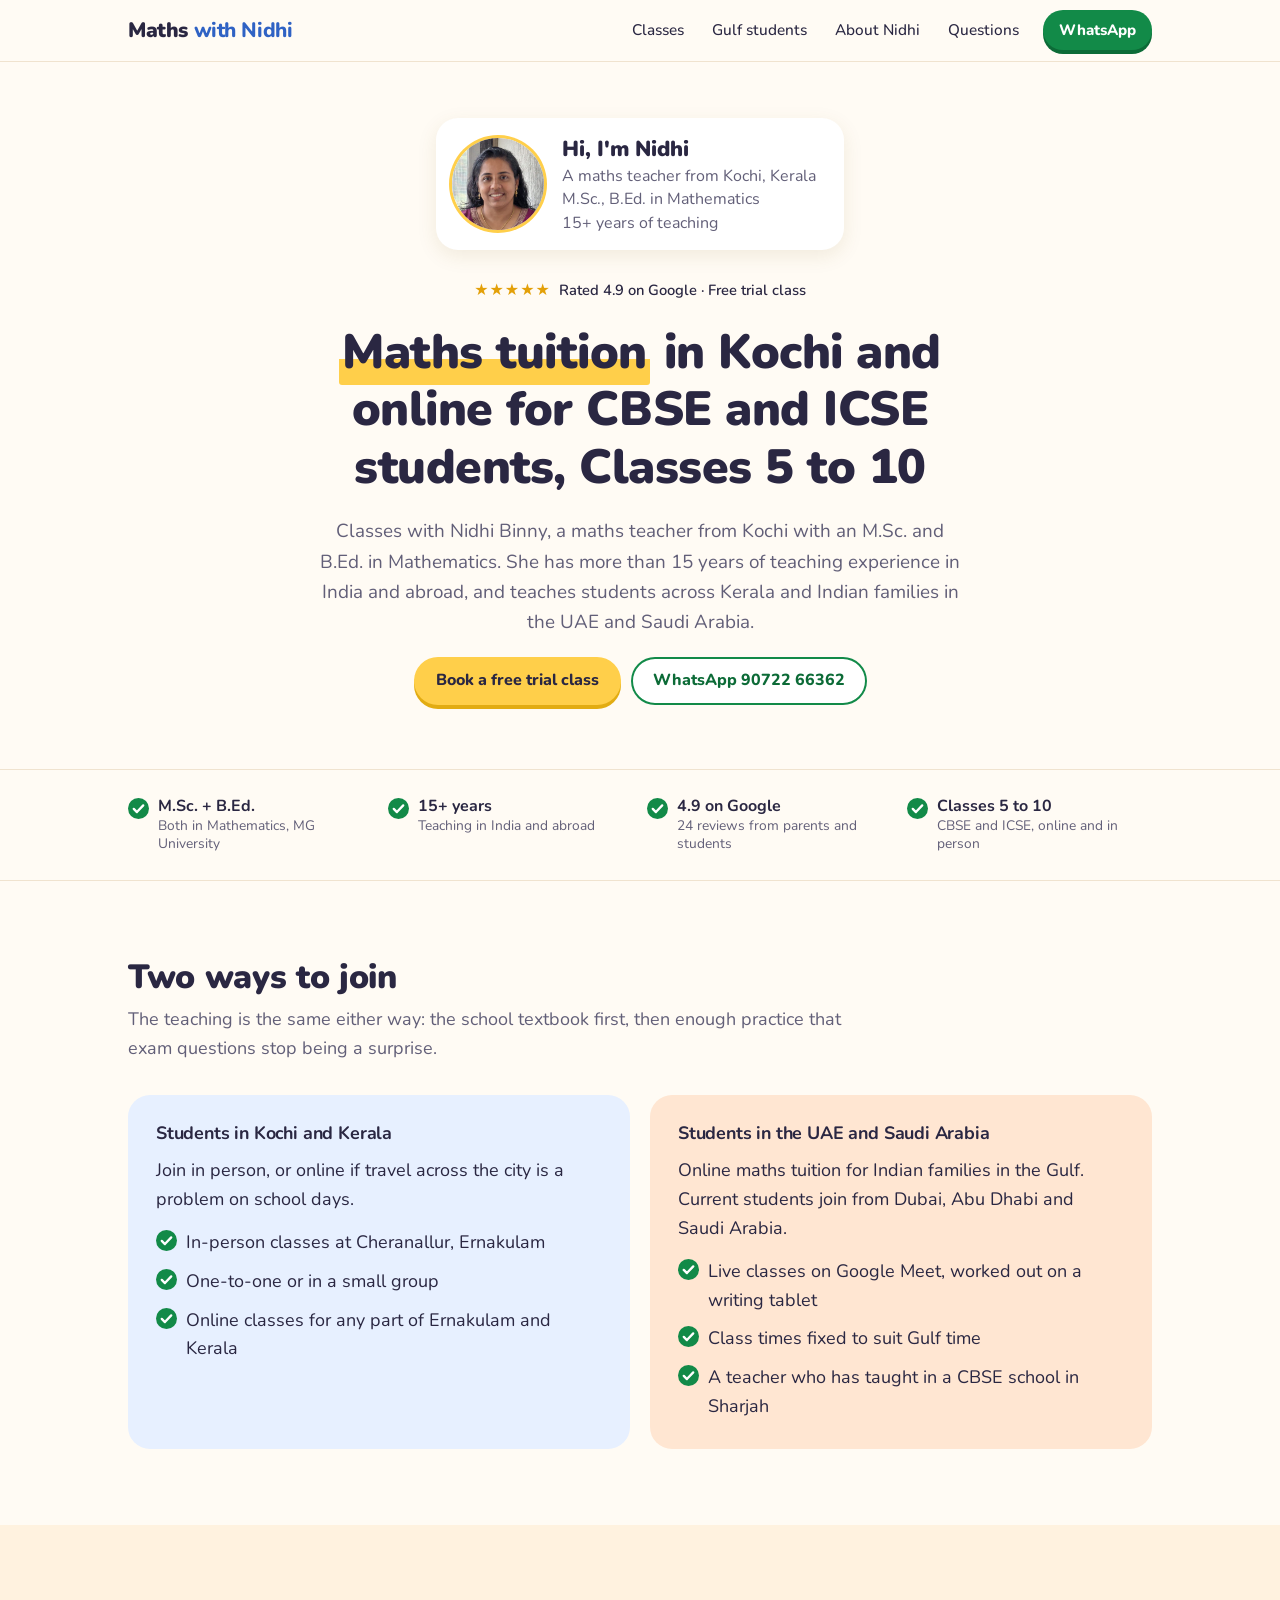
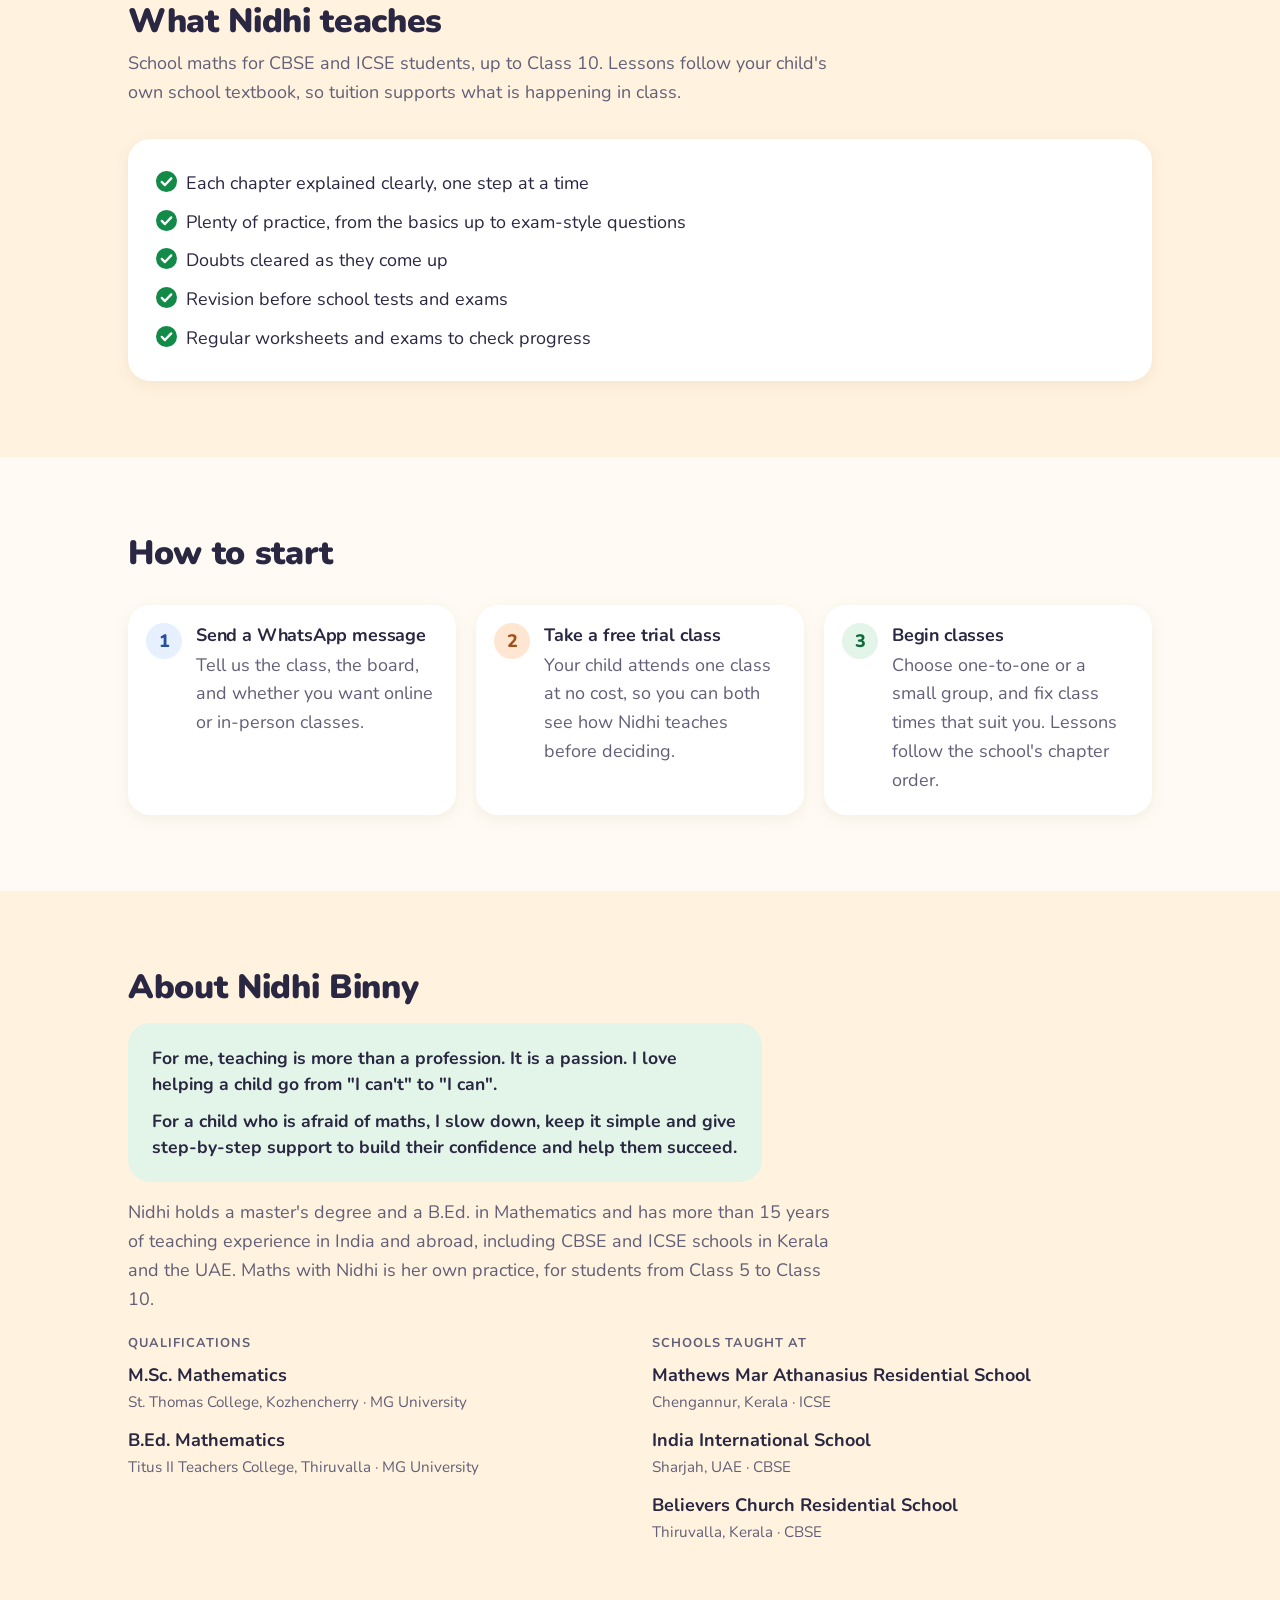
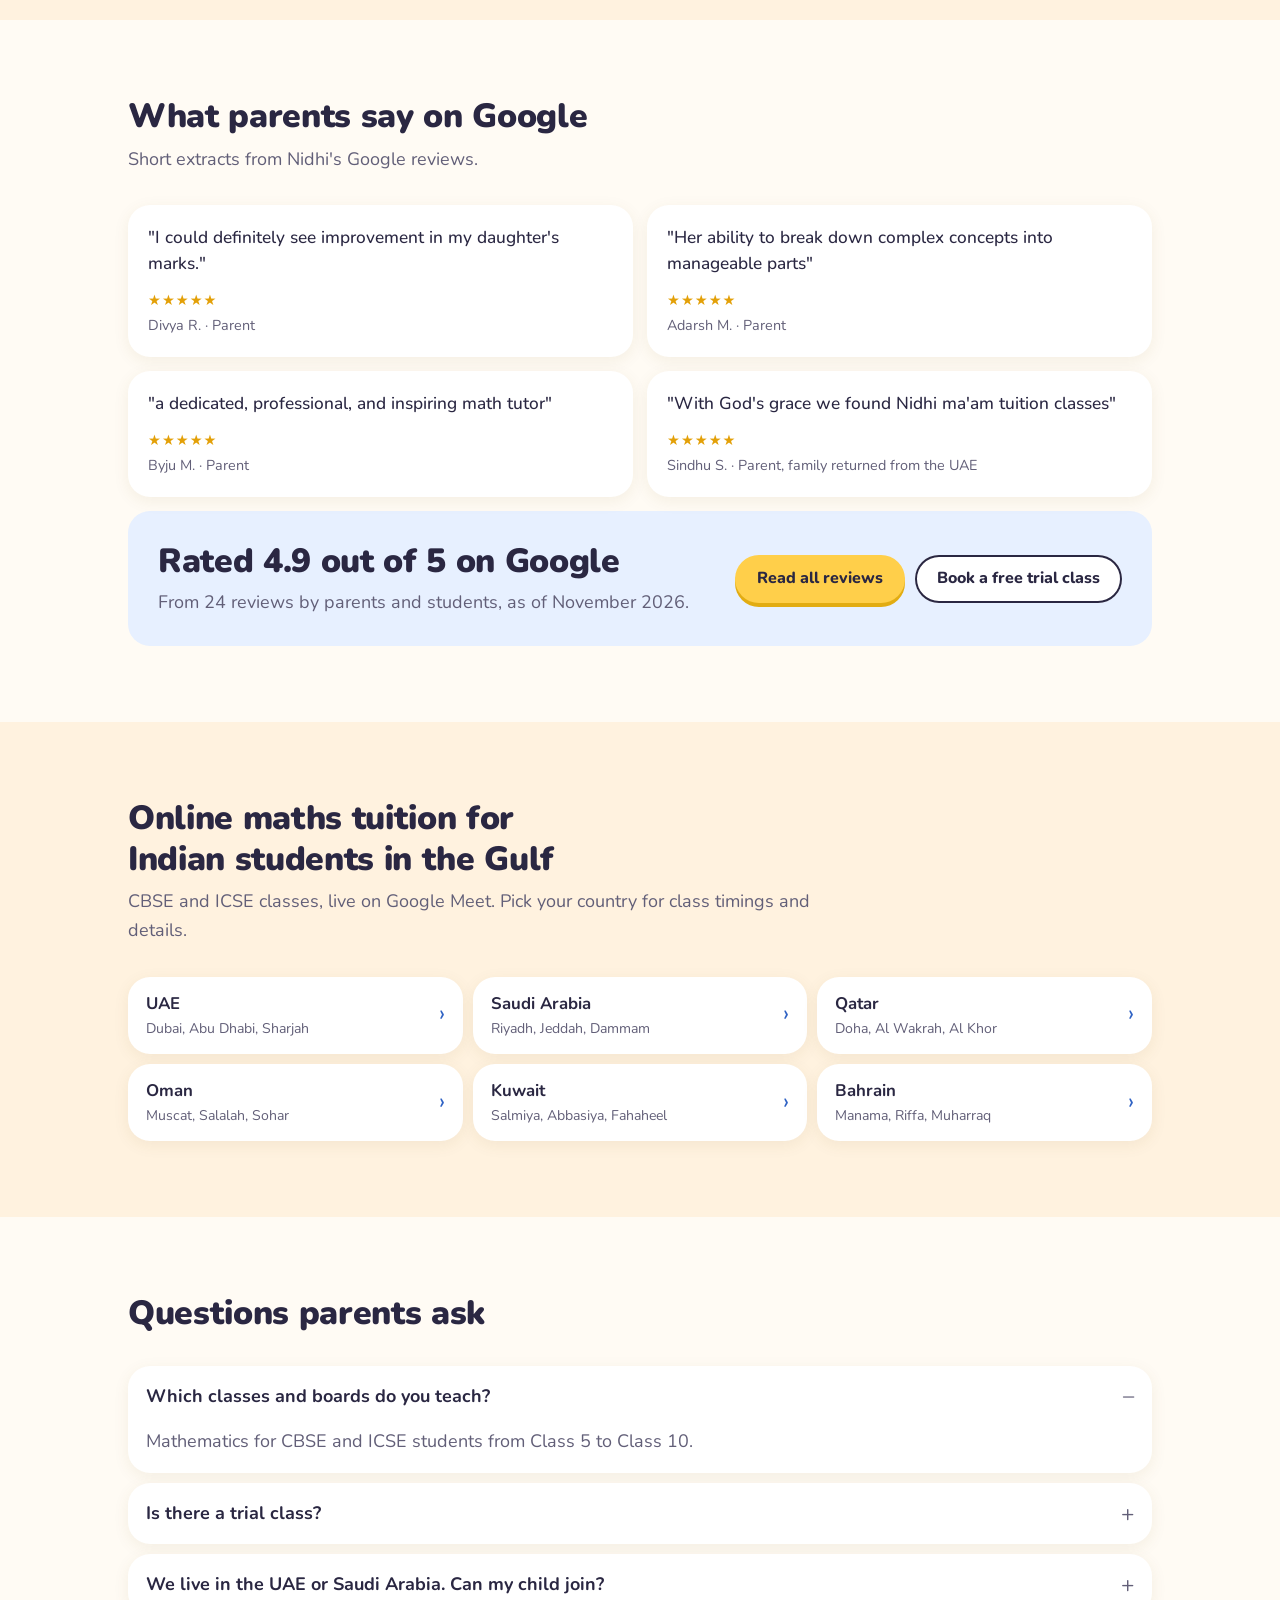
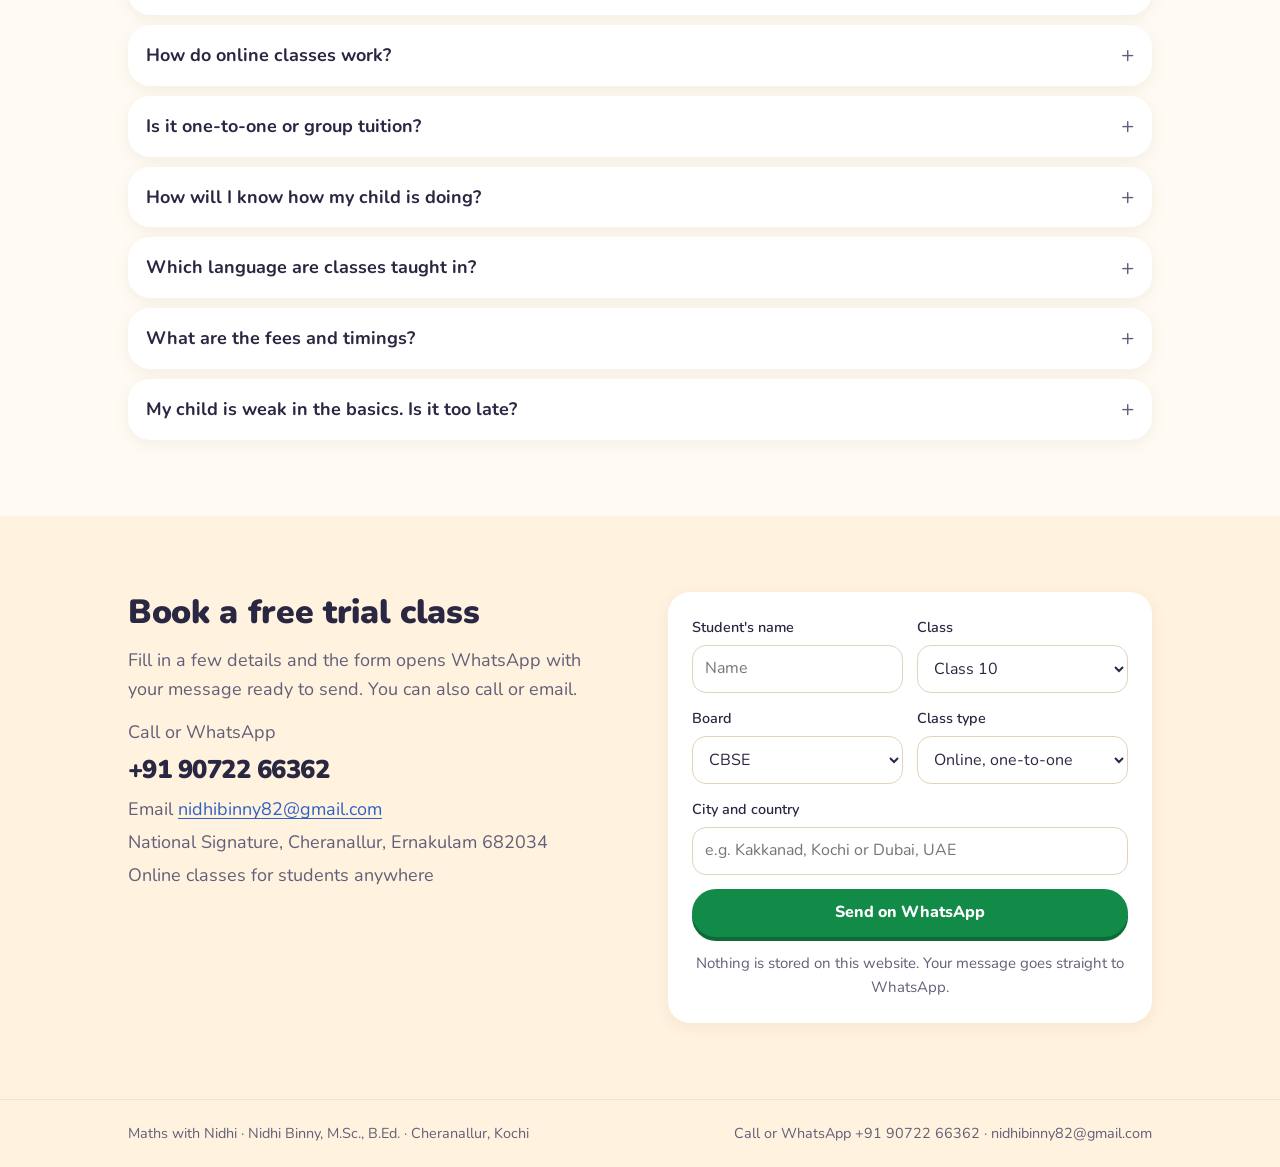
<file: index.html>
<!DOCTYPE html>
<html lang="en">
<head>
<meta charset="utf-8">
<meta name="viewport" content="width=device-width, initial-scale=1">
<meta name="theme-color" content="#fffbf4">
<title>Maths with Nidhi | Maths Tuition in Kochi &amp; Online, CBSE &amp; ICSE</title>
<meta name="description" content="Maths tuition in Cheranallur, Kochi and online for Indian students in the UAE and Saudi Arabia. CBSE and ICSE, Classes 5 to 10. Rated 4.9 on Google. Free trial class.">
<meta property="og:type" content="website">
<meta property="og:title" content="Maths with Nidhi | Maths Tuition in Kochi &amp; Online, CBSE &amp; ICSE">
<meta property="og:site_name" content="Maths with Nidhi">
<meta property="og:description" content="Classes 5 to 10 with Nidhi Binny, M.Sc., B.Ed. Free trial class.">
<meta property="og:locale" content="en_IN">
<link rel="preconnect" href="https://fonts.googleapis.com">
<link rel="preconnect" href="https://fonts.gstatic.com" crossorigin>
<link href="https://fonts.googleapis.com/css2?family=Nunito:wght@400;600;700;800;900&display=swap" rel="stylesheet">
<script type="application/ld+json">
{
 "@context": "https://schema.org",
 "@graph": [
  {
   "@type": [
    "LocalBusiness",
    "EducationalOrganization"
   ],
   "name": "Maths with Nidhi",
   "alternateName": "Math Vision Tuition Class",
   "description": "Maths tuition for CBSE and ICSE students from Class 5 to Class 10, in Cheranallur, Kochi and online for students in Kerala and the Middle East.",
   "telephone": "+91 90722 66362",
   "email": "nidhibinny82@gmail.com",
   "address": {
    "@type": "PostalAddress",
    "streetAddress": "National Signature, Cheranallur",
    "addressLocality": "Ernakulam",
    "addressRegion": "Kerala",
    "postalCode": "682034",
    "addressCountry": "IN"
   },
   "areaServed": [
    "Cheranallur",
    "Kochi",
    "Ernakulam",
    "Kerala",
    "Dubai",
    "Abu Dhabi",
    "Sharjah",
    "United Arab Emirates",
    "Saudi Arabia"
   ],
   "knowsLanguage": [
    "en"
   ],
   "sameAs": [
    "https://www.google.com/search?q=math+vision#lrd=0x3b080d9edfd63d77:0x7103dc4fd0247eb7,1,,,,"
   ],
   "founder": {
    "@type": "Person",
    "name": "Nidhi Binny",
    "jobTitle": "Mathematics teacher",
    "knowsLanguage": [
     "en"
    ],
    "hasCredential": [
     {
      "@type": "EducationalOccupationalCredential",
      "name": "M.Sc. Mathematics, MG University"
     },
     {
      "@type": "EducationalOccupationalCredential",
      "name": "B.Ed. Mathematics, MG University"
     }
    ]
   }
  },
  {
   "@type": "FAQPage",
   "mainEntity": [
    {
     "@type": "Question",
     "name": "Which classes and boards does Nidhi teach?",
     "acceptedAnswer": {
      "@type": "Answer",
      "text": "Mathematics for CBSE and ICSE students from Class 5 to Class 10."
     }
    },
    {
     "@type": "Question",
     "name": "Is there a free trial class?",
     "acceptedAnswer": {
      "@type": "Answer",
      "text": "Yes. The first class is a free trial."
     }
    },
    {
     "@type": "Question",
     "name": "Can students in the UAE or Saudi Arabia join?",
     "acceptedAnswer": {
      "@type": "Answer",
      "text": "Yes. Students in Dubai, Abu Dhabi and Saudi Arabia join live online classes on Google Meet, at times fixed to suit Gulf time."
     }
    },
    {
     "@type": "Question",
     "name": "Which language are classes taught in?",
     "acceptedAnswer": {
      "@type": "Answer",
      "text": "English."
     }
    },
    {
     "@type": "Question",
     "name": "Is it one-to-one or group tuition?",
     "acceptedAnswer": {
      "@type": "Answer",
      "text": "Both. You can choose one-to-one classes or a small group."
     }
    }
   ]
  }
 ]
}
</script>
<link rel="icon" href="favicon.svg" type="image/svg+xml">
<link rel="stylesheet" href="css/site.css?v=6">
</head>
<body>

<header class="top">
  <div class="wrap">
    <a class="brand" href="#top" aria-label="Maths with Nidhi home">
      <span class="brand-name">Maths <i>with Nidhi</i></span>
    </a>
    <nav class="nav" aria-label="Main">
      <a class="link" href="#classes">Classes</a>
      <a class="link" href="#gulf">Gulf students</a>
      <a class="link" href="#about">About Nidhi</a>
      <a class="link" href="#faq">Questions</a>
      <a class="btn small" href="https://wa.me/919072266362?text=Hi%2C%20I%27m%20looking%20for%20maths%20tuition." rel="noopener">WhatsApp</a>
    </nav>
  </div>
</header>

<main id="top">
  <div class="hero">
    <div class="wrap">
      <div class="hero-copy">
        <p class="eyebrow">Rated 4.9 on Google · Free trial class</p>
        <h1><span class="mark">Maths tuition</span> in Kochi and online for CBSE and ICSE students, Classes 5 to 10</h1>
        <p class="lead">Classes with Nidhi Binny, a maths teacher from Kochi with an M.Sc. and B.Ed. in Mathematics. She has more than 15 years of teaching experience in India and abroad, and teaches students across Kerala and Indian families in the UAE and Saudi Arabia.</p>
        <div class="cta-row">
          <a class="btn" href="#contact">Book a free trial class</a>
          <a class="btn ghost" href="https://wa.me/919072266362?text=Hi%2C%20I%27d%20like%20to%20book%20a%20free%20trial%20maths%20class." rel="noopener">WhatsApp 90722 66362</a>
        </div>
      </div>
      <figure class="teacher"><img class="photo-img" src="img/nidhi-binny-maths-tutor.jpg" alt="Nidhi Binny, maths tuition teacher in Kochi" width="640" height="800"><figcaption><b>Hi, I'm Nidhi</b><span>A maths teacher from Kochi, Kerala</span><span>M.Sc., B.Ed. in Mathematics</span><span>15+ years of teaching</span></figcaption></figure>
    </div>
  </div>

  <div class="facts">
    <div class="wrap">
      <ul>
        <li><strong>M.Sc. + B.Ed.</strong><span>Both in Mathematics, MG University</span></li>
        <li><strong>15+ years</strong><span>Teaching in India and abroad</span></li>
        <li><strong>4.9 on Google</strong><span>24 reviews from parents and students</span></li>
        <li><strong>Classes 5 to 10</strong><span>CBSE and ICSE, online and in person</span></li>
      </ul>
    </div>
  </div>

  <section id="where">
    <div class="wrap">
      <div class="sec-head">
        <h2>Two ways to join</h2>
        <p>The teaching is the same either way: the school textbook first, then enough practice that exam questions stop being a surprise.</p>
      </div>
      <div class="two">
        <div class="panel kochi">
          <h3>Students in Kochi and Kerala</h3>
          <p>Join in person, or online if travel across the city is a problem on school days.</p>
          <ul>
            <li>In-person classes at Cheranallur, Ernakulam</li>
            <li>One-to-one or in a small group</li>
            <li>Online classes for any part of Ernakulam and Kerala</li>
          </ul>
        </div>
        <div class="panel abroad">
          <h3>Students in the UAE and Saudi Arabia</h3>
          <p>Online maths tuition for Indian families in the Gulf. Current students join from Dubai, Abu Dhabi and Saudi Arabia.</p>
          <ul>
            <li>Live classes on Google Meet, worked out on a writing tablet</li>
            <li>Class times fixed to suit Gulf time</li>
            <li>A teacher who has taught in a CBSE school in Sharjah</li>
          </ul>
        </div>
      </div>
    </div>
  </section>

  <section class="boards" id="classes">
    <div class="wrap">
      <div class="sec-head">
        <h2>What Nidhi teaches</h2>
        <p>School maths for CBSE and ICSE students, up to Class 10. Lessons follow your child's own school textbook, so tuition supports what is happening in class.</p>
      </div>
      <div class="panel">
        <ul>
          <li>Each chapter explained clearly, one step at a time</li>
          <li>Plenty of practice, from the basics up to exam-style questions</li>
          <li>Doubts cleared as they come up</li>
          <li>Revision before school tests and exams</li>
          <li>Regular worksheets and exams to check progress</li>
        </ul>
      </div>
    </div>
  </section>

  <section id="how">
    <div class="wrap">
      <div class="sec-head">
        <h2>How to start</h2>
      </div>
      <ol class="steps">
        <li><h3>Send a WhatsApp message</h3><p>Tell us the class, the board, and whether you want online or in-person classes.</p></li>
        <li><h3>Take a free trial class</h3><p>Your child attends one class at no cost, so you can both see how Nidhi teaches before deciding.</p></li>
        <li><h3>Begin classes</h3><p>Choose one-to-one or a small group, and fix class times that suit you. Lessons follow the school's chapter order.</p></li>
      </ol>
    </div>
  </section>

  <section class="about" id="about">
    <div class="wrap">
            <div class="about-copy">
        <h2>About Nidhi Binny</h2>
        <blockquote>
          <p>For me, teaching is more than a profession. It is a passion. I love helping a child go from "I can't" to "I can".</p>
          <p>For a child who is afraid of maths, I slow down, keep it simple and give step-by-step support to build their confidence and help them succeed.</p>
        </blockquote>
        <p>Nidhi holds a master's degree and a B.Ed. in Mathematics and has more than 15 years of teaching experience in India and abroad, including CBSE and ICSE schools in Kerala and the UAE. Maths with Nidhi is her own practice, for students from Class 5 to Class 10.</p>
        <div class="cv">
          <div>
            <h3>Qualifications</h3>
            <dl>
              <div><dt>M.Sc. Mathematics</dt><dd>St. Thomas College, Kozhencherry · MG University</dd></div>
              <div><dt>B.Ed. Mathematics</dt><dd>Titus II Teachers College, Thiruvalla · MG University</dd></div>
            </dl>
          </div>
          <div>
            <h3>Schools taught at</h3>
            <dl>
              <div><dt>Mathews Mar Athanasius Residential School</dt><dd>Chengannur, Kerala · ICSE</dd></div>
              <div><dt>India International School</dt><dd>Sharjah, UAE · CBSE</dd></div>
              <div><dt>Believers Church Residential School</dt><dd>Thiruvalla, Kerala · CBSE</dd></div>
            </dl>
          </div>
        </div>
      </div>
    </div>
  </section>

  <section class="reviews">
    <div class="wrap">
      <div class="sec-head">
        <h2>What parents say on Google</h2>
        <p>Short extracts from Nidhi's Google reviews.</p>
      </div>
      <div class="quotes">
        <figure class="quote"><blockquote>"I could definitely see improvement in my daughter's marks."</blockquote><figcaption>Divya R. · Parent</figcaption></figure>
        <figure class="quote"><blockquote>"Her ability to break down complex concepts into manageable parts"</blockquote><figcaption>Adarsh M. · Parent</figcaption></figure>
        <figure class="quote"><blockquote>"a dedicated, professional, and inspiring math tutor"</blockquote><figcaption>Byju M. · Parent</figcaption></figure>
        <figure class="quote"><blockquote>"With God's grace we found Nidhi ma'am tuition classes"</blockquote><figcaption>Sindhu S. · Parent, family returned from the UAE</figcaption></figure>
      </div>
      <div class="box">
        <div>
          <h2>Rated 4.9 out of 5 on Google</h2>
          <p>From 24 reviews by parents and students, as of November 2026.</p>
        </div>
        <div class="cta-row">
          <a class="btn" href="https://www.google.com/search?q=math+vision#lrd=0x3b080d9edfd63d77:0x7103dc4fd0247eb7,1,,,," rel="noopener">Read all reviews</a>
          <a class="btn ghost light" href="#contact">Book a free trial class</a>
        </div>
      </div>
    </div>
  </section>

  <section id="gulf">
    <div class="wrap">
      <div class="sec-head">
        <h2>Online maths tuition for Indian students in the Gulf</h2>
        <p>CBSE and ICSE classes, live on Google Meet. Pick your country for class timings and details.</p>
      </div>
      <div class="countries">
        <a href="online-maths-tuition-uae.html"><b>UAE</b><span>Dubai, Abu Dhabi, Sharjah</span></a>
        <a href="online-maths-tuition-saudi-arabia.html"><b>Saudi Arabia</b><span>Riyadh, Jeddah, Dammam</span></a>
        <a href="online-maths-tuition-qatar.html"><b>Qatar</b><span>Doha, Al Wakrah, Al Khor</span></a>
        <a href="online-maths-tuition-oman.html"><b>Oman</b><span>Muscat, Salalah, Sohar</span></a>
        <a href="online-maths-tuition-kuwait.html"><b>Kuwait</b><span>Salmiya, Abbasiya, Fahaheel</span></a>
        <a href="online-maths-tuition-bahrain.html"><b>Bahrain</b><span>Manama, Riffa, Muharraq</span></a>
      </div>
    </div>
  </section>

  <section class="faq" id="faq">
    <div class="wrap">
      <div class="sec-head"><h2>Questions parents ask</h2></div>
      <details open>
        <summary>Which classes and boards do you teach?</summary>
        <p>Mathematics for CBSE and ICSE students from Class 5 to Class 10.</p>
      </details>
      <details>
        <summary>Is there a trial class?</summary>
        <p>Yes. The first class is a free trial, so your child can see how the teaching feels before you decide.</p>
      </details>
      <details>
        <summary>We live in the UAE or Saudi Arabia. Can my child join?</summary>
        <p>Yes. Current students join online from Dubai, Abu Dhabi and Saudi Arabia. Class times are fixed to suit Gulf time.</p>
      </details>
      <details>
        <summary>How do online classes work?</summary>
        <p>Classes are live on Google Meet. Nidhi works through each problem on a writing tablet, so your child sees every step written out as on a classroom board.</p>
      </details>
      <details>
        <summary>Is it one-to-one or group tuition?</summary>
        <p>Both are available. You can choose one-to-one classes or a small group.</p>
      </details>
      <details>
        <summary>How will I know how my child is doing?</summary>
        <p>Through regular worksheets and exams, which show what has been understood and what needs another look.</p>
      </details>
      <details>
        <summary>Which language are classes taught in?</summary>
        <p>Classes are taught in English, the same language as the school textbook and the exam.</p>
      </details>
      <details>
        <summary>What are the fees and timings?</summary>
        <p>Fees depend on the class and on whether you choose one-to-one or group tuition. Timings are arranged to suit you. Message on WhatsApp for the current details.</p>
      </details>
      <details>
        <summary>My child is weak in the basics. Is it too late?</summary>
        <p>No. Most difficulty in Classes 8 to 10 comes from gaps in earlier topics such as fractions, integers and basic algebra. Those are revisited as the syllabus needs them.</p>
      </details>
    </div>
  </section>

  <section class="contact" id="contact">
    <div class="wrap">
      <div class="contact-copy">
        <h2>Book a free trial class</h2>
        <p>Fill in a few details and the form opens WhatsApp with your message ready to send. You can also call or email.</p>
        <div class="lines">
          <span>Call or WhatsApp</span>
          <b><a href="tel:+919072266362">+91 90722 66362</a></b>
          <span>Email <a href="mailto:nidhibinny82@gmail.com">nidhibinny82@gmail.com</a></span>
          <span>National Signature, Cheranallur, Ernakulam 682034</span>
          <span>Online classes for students anywhere</span>
        </div>
      </div>
      <form id="enquiry">
        <label>Student's name<input id="f-name" type="text" autocomplete="off" placeholder="Name"></label>
        <label>Class
          <select id="f-class">
            <option selected>Class 10</option><option>Class 9</option><option>Class 8</option><option>Class 7</option><option>Class 6</option><option>Class 5</option>
          </select>
        </label>
        <label>Board
          <select id="f-board"><option>CBSE</option><option>ICSE</option></select>
        </label>
        <label>Class type
          <select id="f-mode"><option>Online, one-to-one</option><option>Online, small group</option><option>In person, Kochi</option></select>
        </label>
        <label class="full">City and country<input id="f-place" type="text" autocomplete="off" placeholder="e.g. Kakkanad, Kochi or Dubai, UAE"></label>
        <a class="btn full" id="f-send" href="https://wa.me/919072266362" rel="noopener">Send on WhatsApp</a>
        <small class="full">Nothing is stored on this website. Your message goes straight to WhatsApp.</small>
      </form>
    </div>
  </section>
</main>

<div class="actionbar">
  <a class="btn call" href="tel:+919072266362">Call</a>
  <a class="btn" href="https://wa.me/919072266362?text=Hi%2C%20I%27d%20like%20to%20book%20a%20free%20trial%20maths%20class." rel="noopener">WhatsApp free trial</a>
</div>

<footer>
  <div class="wrap">
    <span>Maths with Nidhi · Nidhi Binny, M.Sc., B.Ed. · Cheranallur, Kochi</span>
    <span>Call or WhatsApp +91 90722 66362 · nidhibinny82@gmail.com</span>
  </div>
</footer>

<script>
(function () {
  var ids = ["f-name", "f-class", "f-board", "f-mode", "f-place"];
  var send = document.getElementById("f-send");
  function val(id) { return document.getElementById(id).value.trim(); }
  function build() {
    var lines = ["Hi, I'd like to book a free trial maths class with Nidhi teacher."];
    if (val("f-name")) lines.push("Student: " + val("f-name"));
    lines.push("Class: " + val("f-class") + " (" + val("f-board") + ")");
    lines.push("Class type: " + val("f-mode"));
    if (val("f-place")) lines.push("Location: " + val("f-place"));
    send.href = "https://wa.me/919072266362?text=" + encodeURIComponent(lines.join("\n"));
  }
  ids.forEach(function (id) {
    var el = document.getElementById(id);
    el.addEventListener("input", build);
    el.addEventListener("change", build);
  });
  document.getElementById("enquiry").addEventListener("submit", function (e) { e.preventDefault(); });
  build();
})();
</script>
</body>
</html>
</file>
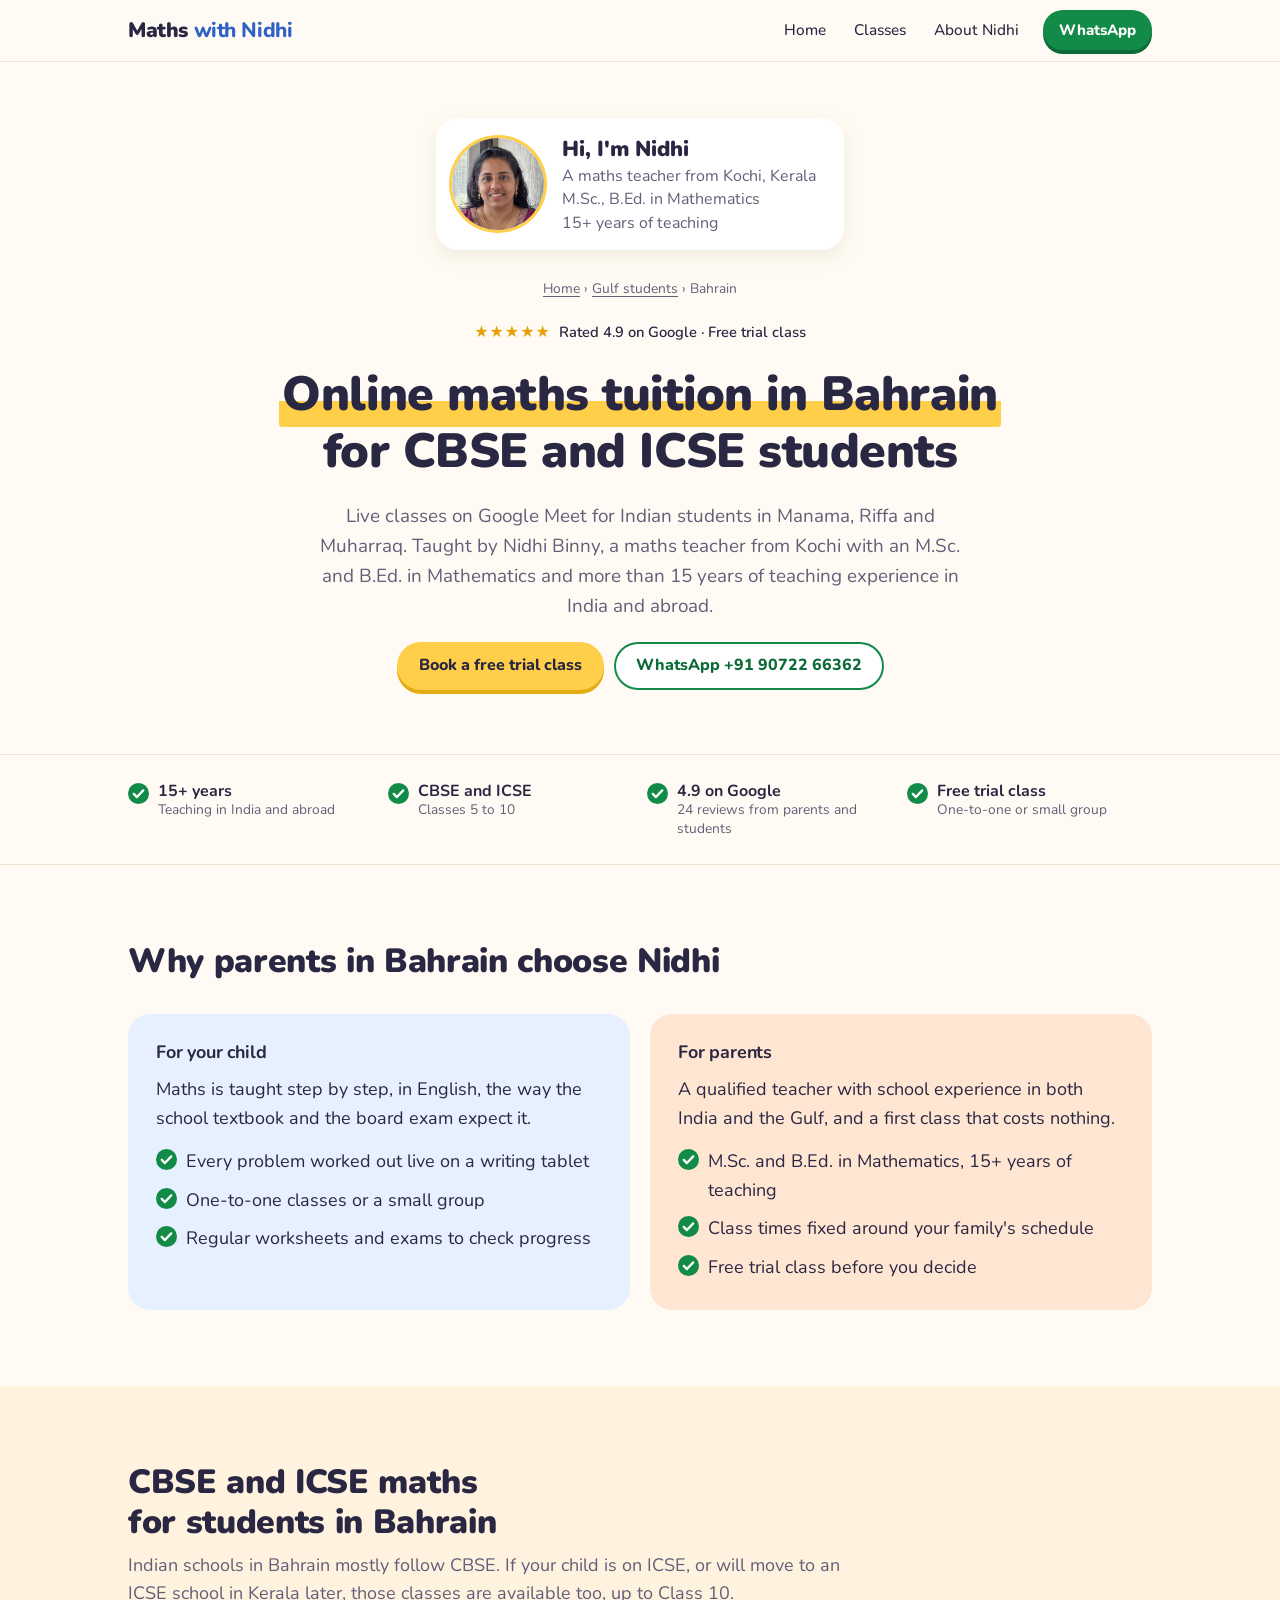
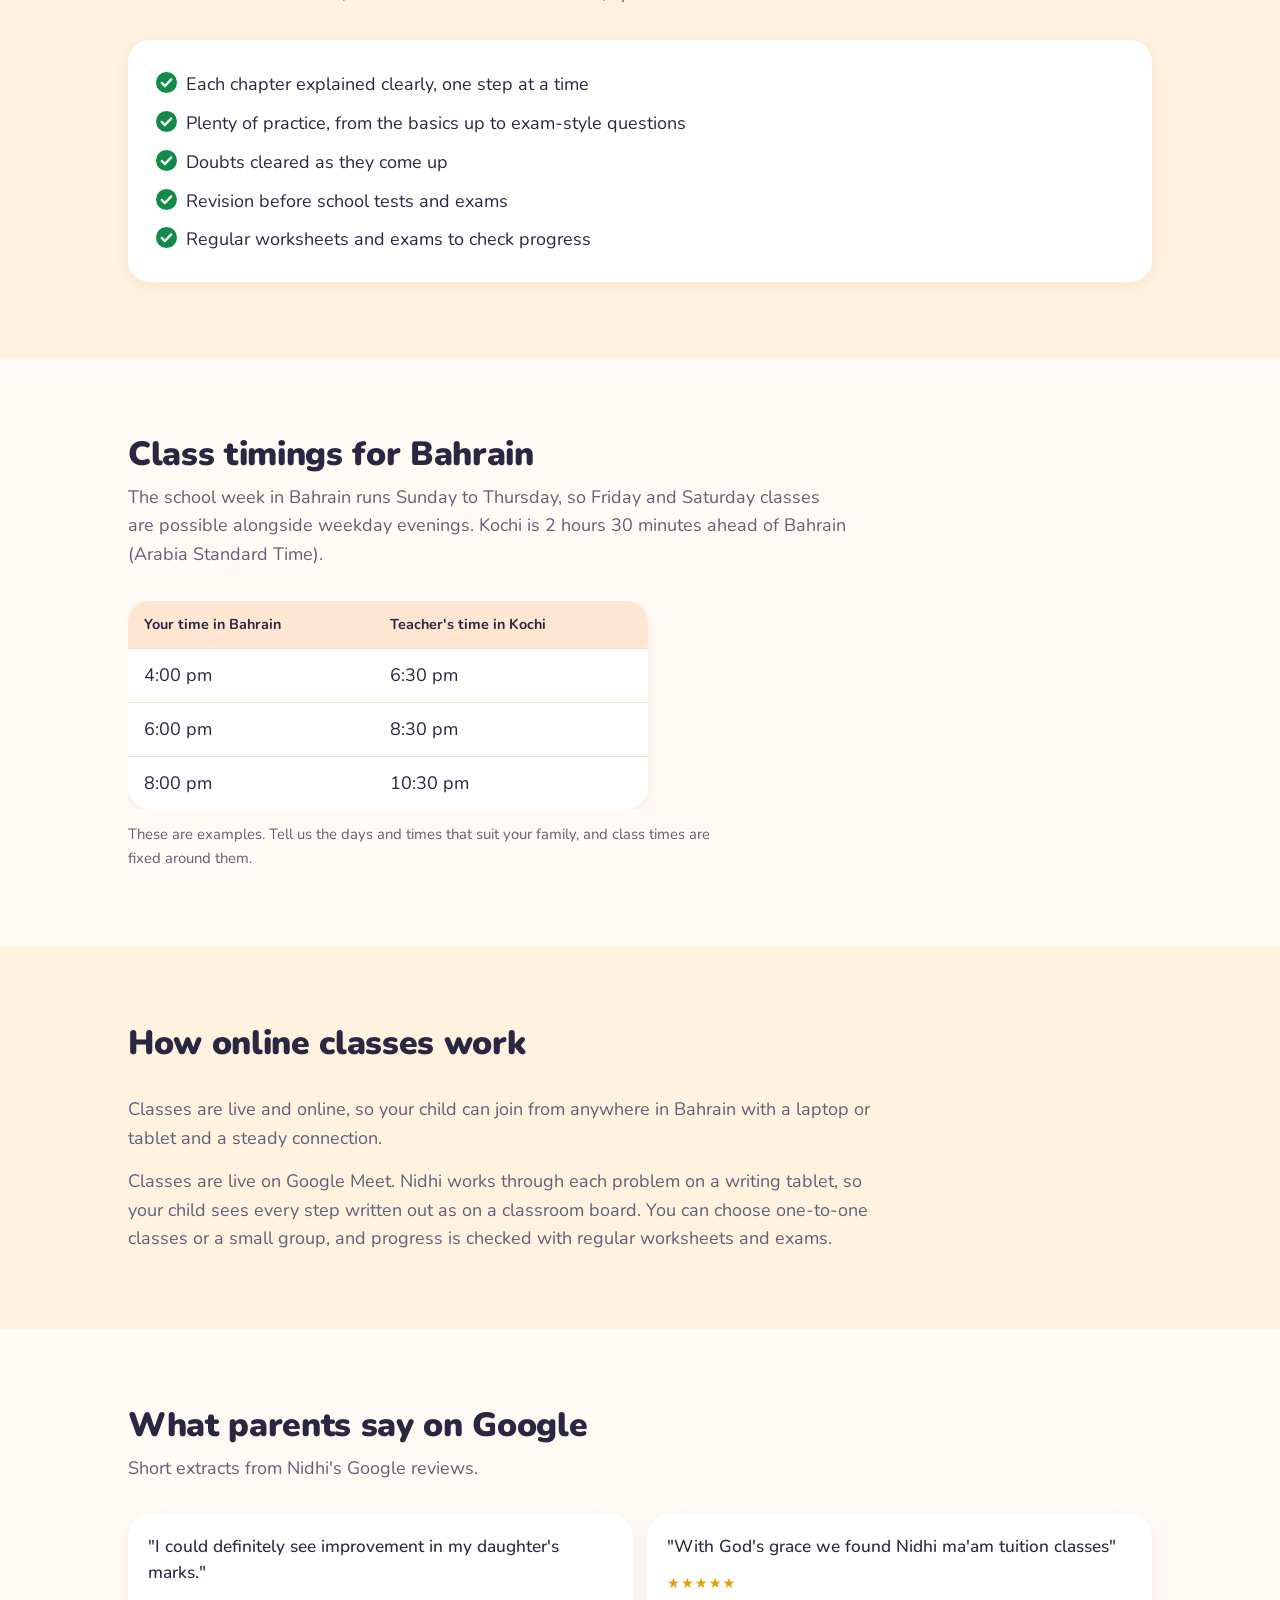
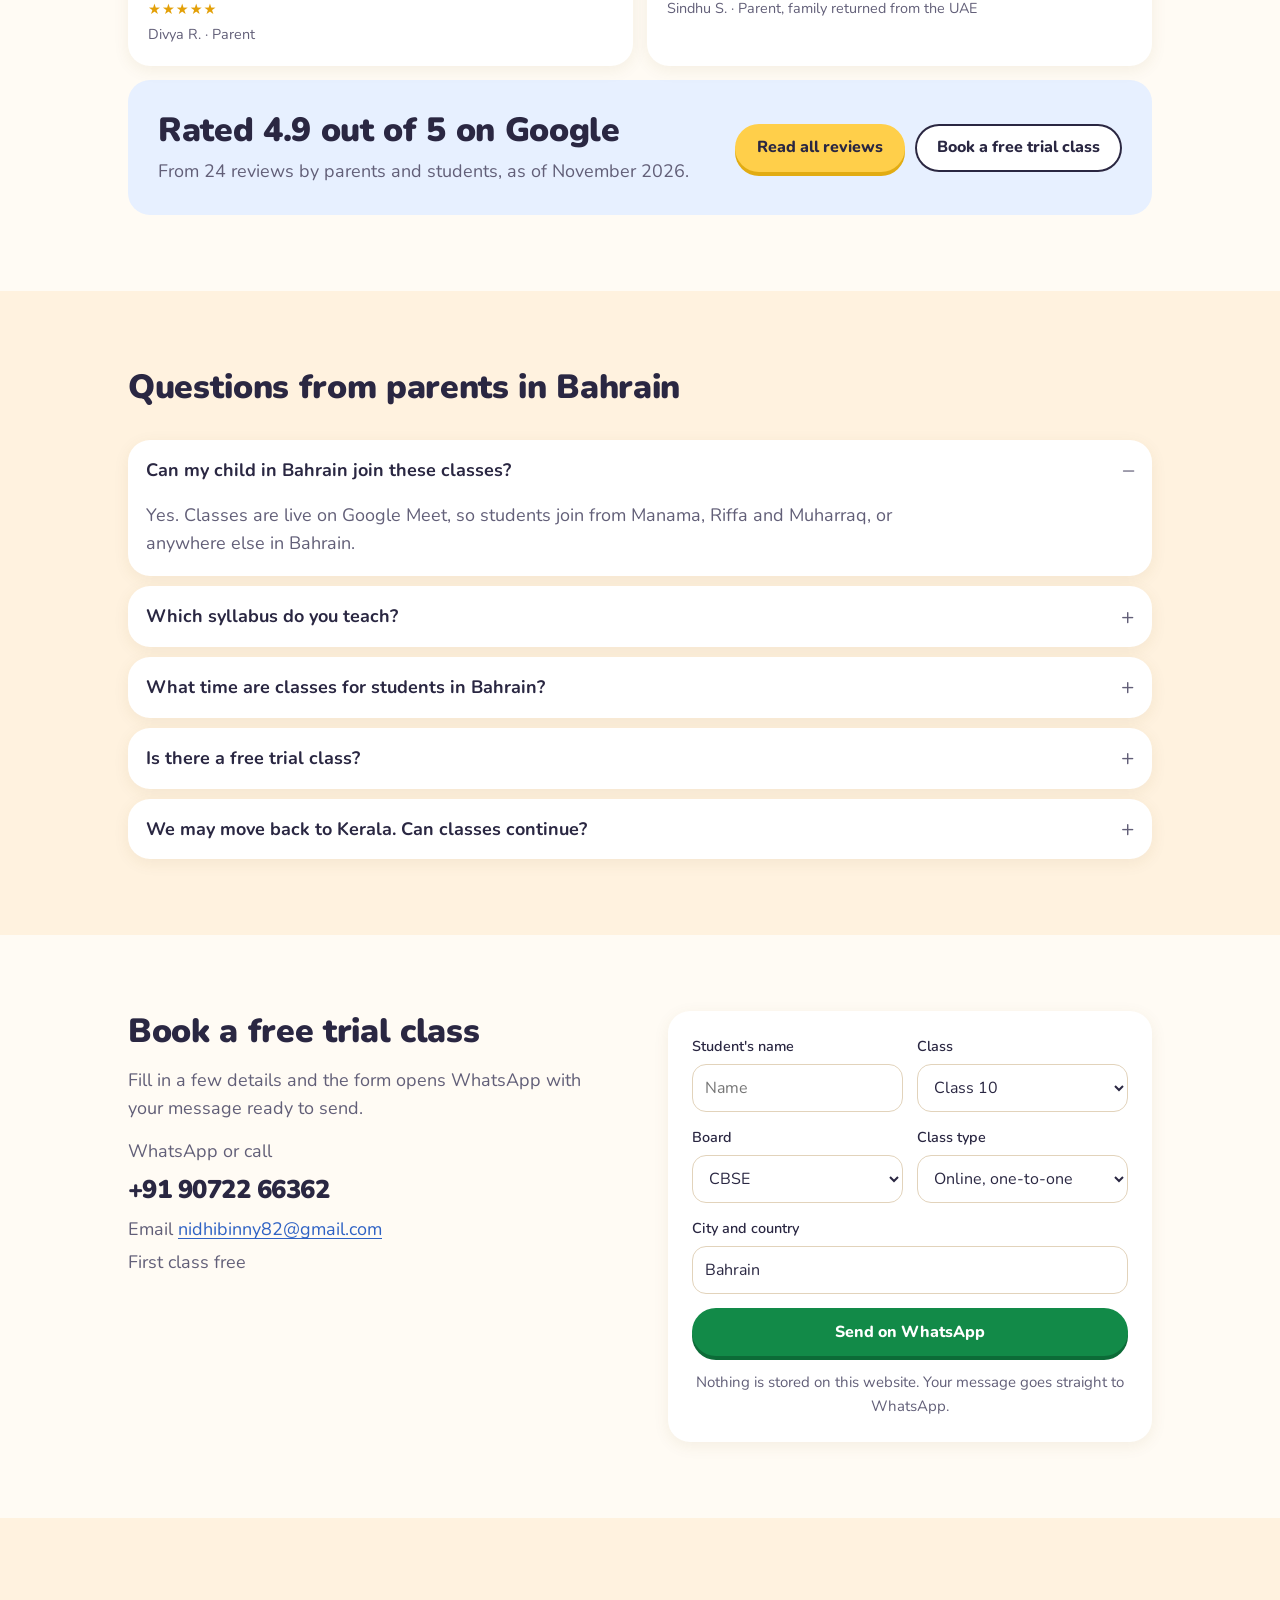
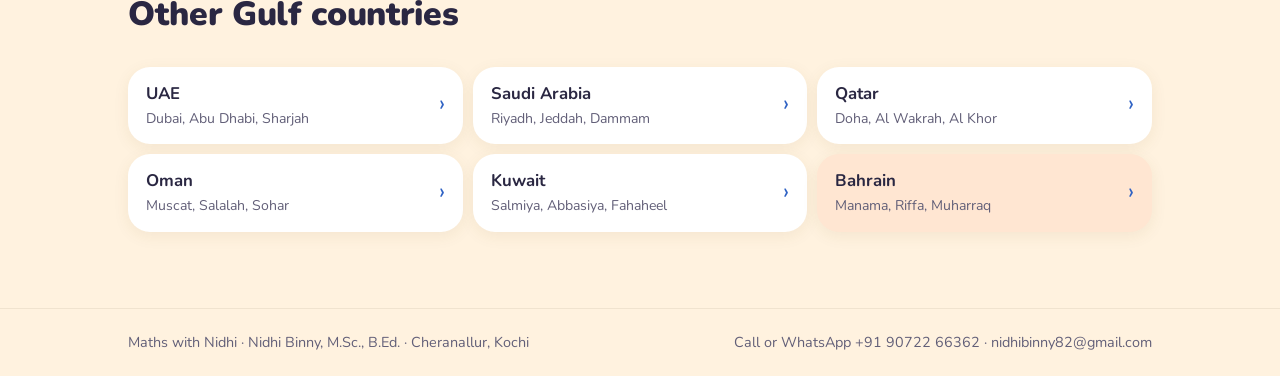
<file: online-maths-tuition-bahrain.html>
<!DOCTYPE html>
<html lang="en">
<head>
<meta charset="utf-8">
<meta name="viewport" content="width=device-width, initial-scale=1">
<meta name="theme-color" content="#fffbf4">
<title>Online Maths Tuition in Bahrain | CBSE &amp; ICSE, Classes 5 to 10 | Maths with Nidhi</title>
<meta name="description" content="Live online maths tuition for Indian students in Bahrain. CBSE and ICSE, Classes 5 to 10, taught by Nidhi Binny, M.Sc., B.Ed. Free trial class.">
<meta property="og:type" content="website">
<meta property="og:title" content="Online Maths Tuition in Bahrain | CBSE &amp; ICSE, Classes 5 to 10 | Maths with Nidhi">
<meta property="og:site_name" content="Maths with Nidhi">
<meta property="og:description" content="CBSE and ICSE maths, Classes 5 to 10. Free trial class.">
<meta property="og:image" content="img/nidhi-binny-maths-tutor.jpg">
<link rel="preconnect" href="https://fonts.googleapis.com">
<link rel="preconnect" href="https://fonts.gstatic.com" crossorigin>
<link href="https://fonts.googleapis.com/css2?family=Nunito:wght@400;600;700;800;900&display=swap" rel="stylesheet">
<script type="application/ld+json">
{
 "@context": "https://schema.org",
 "@graph": [
  {
   "@type": "Service",
   "name": "Online maths tuition in Bahrain for CBSE and ICSE students",
   "serviceType": "Online maths tuition",
   "areaServed": {
    "@type": "Country",
    "name": "Bahrain"
   },
   "availableLanguage": [
    "en"
   ],
   "provider": {
    "@type": "LocalBusiness",
    "name": "Maths with Nidhi",
    "alternateName": "Math Vision Tuition Class",
    "telephone": "+91 90722 66362",
    "address": {
     "@type": "PostalAddress",
     "streetAddress": "National Signature, Cheranallur",
     "addressLocality": "Ernakulam",
     "addressRegion": "Kerala",
     "postalCode": "682034",
     "addressCountry": "IN"
    }
   }
  },
  {
   "@type": "FAQPage",
   "mainEntity": [
    {
     "@type": "Question",
     "name": "Can my child in Bahrain join these classes?",
     "acceptedAnswer": {
      "@type": "Answer",
      "text": "Yes. Classes are live on Google Meet, so students join from Manama, Riffa and Muharraq, or anywhere else in Bahrain."
     }
    },
    {
     "@type": "Question",
     "name": "Which syllabus do you teach?",
     "acceptedAnswer": {
      "@type": "Answer",
      "text": "Mathematics for CBSE and ICSE, from Class 5 to Class 10."
     }
    },
    {
     "@type": "Question",
     "name": "What time are classes for students in Bahrain?",
     "acceptedAnswer": {
      "@type": "Answer",
      "text": "Class times are fixed to suit your family. Kochi is 2 hours 30 minutes ahead of Bahrain, so a 6:00 pm class for you is 8:30 pm for the teacher."
     }
    },
    {
     "@type": "Question",
     "name": "Is there a free trial class?",
     "acceptedAnswer": {
      "@type": "Answer",
      "text": "Yes. The first class is a free trial."
     }
    },
    {
     "@type": "Question",
     "name": "We may move back to Kerala. Can classes continue?",
     "acceptedAnswer": {
      "@type": "Answer",
      "text": "Yes. Online classes carry on unchanged, and if you settle in Kochi your child can also attend in person at Cheranallur."
     }
    }
   ]
  }
 ]
}
</script>
<link rel="icon" href="favicon.svg" type="image/svg+xml">
<link rel="stylesheet" href="css/site.css?v=6">
</head>
<body>

<header class="top">
  <div class="wrap">
    <a class="brand" href="index.html" aria-label="Maths with Nidhi home">
      <span class="brand-name">Maths <i>with Nidhi</i></span>
    </a>
    <nav class="nav" aria-label="Main">
      <a class="link" href="index.html">Home</a>
      <a class="link" href="index.html#classes">Classes</a>
      <a class="link" href="index.html#about">About Nidhi</a>
      <a class="btn small" href="https://wa.me/919072266362?text=Hi%2C%20I%27d%20like%20to%20book%20a%20free%20trial%20maths%20class.%20We%20live%20in%20Bahrain." rel="noopener">WhatsApp</a>
    </nav>
  </div>
</header>

<main id="top">
  <div class="hero">
    <div class="wrap">
      <div class="hero-copy">
        <p class="crumbs"><a href="index.html">Home</a> › <a href="index.html#gulf">Gulf students</a> › Bahrain</p>
        <p class="eyebrow">Rated 4.9 on Google · Free trial class</p>
        <h1><span class="mark">Online maths tuition in Bahrain</span> for CBSE and ICSE students</h1>
        <p class="lead">Live classes on Google Meet for Indian students in Manama, Riffa and Muharraq. Taught by Nidhi Binny, a maths teacher from Kochi with an M.Sc. and B.Ed. in Mathematics and more than 15 years of teaching experience in India and abroad.</p>
        <div class="cta-row">
          <a class="btn" href="#contact">Book a free trial class</a>
          <a class="btn ghost" href="https://wa.me/919072266362?text=Hi%2C%20I%27d%20like%20to%20book%20a%20free%20trial%20maths%20class.%20We%20live%20in%20Bahrain." rel="noopener">WhatsApp +91 90722 66362</a>
        </div>
      </div>
      <figure class="teacher"><img class="photo-img" src="img/nidhi-binny-maths-tutor.jpg" alt="Nidhi Binny, online maths tutor for students in Bahrain" width="640" height="800"><figcaption><b>Hi, I'm Nidhi</b><span>A maths teacher from Kochi, Kerala</span><span>M.Sc., B.Ed. in Mathematics</span><span>15+ years of teaching</span></figcaption></figure>
    </div>
  </div>


  <div class="facts">
    <div class="wrap">
      <ul>
        <li><strong>15+ years</strong><span>Teaching in India and abroad</span></li>
        <li><strong>CBSE and ICSE</strong><span>Classes 5 to 10</span></li>
        <li><strong>4.9 on Google</strong><span>24 reviews from parents and students</span></li>
        <li><strong>Free trial class</strong><span>One-to-one or small group</span></li>
      </ul>
    </div>
  </div>

  <section>
    <div class="wrap">
      <div class="sec-head">
        <h2>Why parents in Bahrain choose Nidhi</h2>
      </div>
      <div class="two">
        <div class="panel kochi">
          <h3>For your child</h3>
          <p>Maths is taught step by step, in English, the way the school textbook and the board exam expect it.</p>
          <ul>
            <li>Every problem worked out live on a writing tablet</li>
            <li>One-to-one classes or a small group</li>
            <li>Regular worksheets and exams to check progress</li>
          </ul>
        </div>
        <div class="panel abroad">
          <h3>For parents</h3>
          <p>A qualified teacher with school experience in both India and the Gulf, and a first class that costs nothing.</p>
          <ul>
            <li>M.Sc. and B.Ed. in Mathematics, 15+ years of teaching</li>
            <li>Class times fixed around your family's schedule</li>
            <li>Free trial class before you decide</li>
          </ul>
        </div>
      </div>
    </div>
  </section>

  <section class="plain">
    <div class="wrap">
      <div class="sec-head">
        <h2>CBSE and ICSE maths for students in Bahrain</h2>
        <p>Indian schools in Bahrain mostly follow CBSE. If your child is on ICSE, or will move to an ICSE school in Kerala later, those classes are available too, up to Class 10.</p>
      </div>
      <div class="panel">
        <ul>
          <li>Each chapter explained clearly, one step at a time</li>
          <li>Plenty of practice, from the basics up to exam-style questions</li>
          <li>Doubts cleared as they come up</li>
          <li>Revision before school tests and exams</li>
          <li>Regular worksheets and exams to check progress</li>
        </ul>
      </div>
    </div>
  </section>

  <section>
    <div class="wrap">
      <div class="sec-head">
        <h2>Class timings for Bahrain</h2>
        <p>The school week in Bahrain runs Sunday to Thursday, so Friday and Saturday classes are possible alongside weekday evenings. Kochi is 2 hours 30 minutes ahead of Bahrain (Arabia Standard Time).</p>
      </div>
      <div class="times-wrap">
        <table class="times">
          <thead><tr><th>Your time in Bahrain</th><th>Teacher's time in Kochi</th></tr></thead>
          <tbody><tr><td>4:00 pm</td><td>6:30 pm</td></tr><tr><td>6:00 pm</td><td>8:30 pm</td></tr><tr><td>8:00 pm</td><td>10:30 pm</td></tr></tbody>
        </table>
      </div>
      <p class="note">These are examples. Tell us the days and times that suit your family, and class times are fixed around them.</p>
    </div>
  </section>

  <section class="plain">
    <div class="wrap">
      <div class="sec-head"><h2>How online classes work</h2></div>
      <div class="prose">
        <p>Classes are live and online, so your child can join from anywhere in Bahrain with a laptop or tablet and a steady connection.</p>
        <p>Classes are live on Google Meet. Nidhi works through each problem on a writing tablet, so your child sees every step written out as on a classroom board. You can choose one-to-one classes or a small group, and progress is checked with regular worksheets and exams.</p>
      </div>
    </div>
  </section>

  <section class="reviews">
    <div class="wrap">
      <div class="sec-head">
        <h2>What parents say on Google</h2>
        <p>Short extracts from Nidhi's Google reviews.</p>
      </div>
      <div class="quotes">
        <figure class="quote"><blockquote>"I could definitely see improvement in my daughter's marks."</blockquote><figcaption>Divya R. · Parent</figcaption></figure>
        <figure class="quote"><blockquote>"With God's grace we found Nidhi ma'am tuition classes"</blockquote><figcaption>Sindhu S. · Parent, family returned from the UAE</figcaption></figure>
      </div>
      <div class="box">
        <div>
          <h2>Rated 4.9 out of 5 on Google</h2>
          <p>From 24 reviews by parents and students, as of November 2026.</p>
        </div>
        <div class="cta-row">
          <a class="btn" href="https://www.google.com/search?q=math+vision#lrd=0x3b080d9edfd63d77:0x7103dc4fd0247eb7,1,,,," rel="noopener">Read all reviews</a>
          <a class="btn ghost light" href="#contact">Book a free trial class</a>
        </div>
      </div>
    </div>
  </section>

  <section class="faq" id="faq">
    <div class="wrap">
      <div class="sec-head"><h2>Questions from parents in Bahrain</h2></div>
      <details open>
        <summary>Can my child in Bahrain join these classes?</summary>
        <p>Yes. Classes are live on Google Meet, so students join from Manama, Riffa and Muharraq, or anywhere else in Bahrain.</p>
      </details>
      <details>
        <summary>Which syllabus do you teach?</summary>
        <p>Mathematics for CBSE and ICSE, from Class 5 to Class 10.</p>
      </details>
      <details>
        <summary>What time are classes for students in Bahrain?</summary>
        <p>Class times are fixed to suit your family. Kochi is 2 hours 30 minutes ahead of Bahrain, so a 6:00 pm class for you is 8:30 pm for the teacher.</p>
      </details>
      <details>
        <summary>Is there a free trial class?</summary>
        <p>Yes. The first class is a free trial.</p>
      </details>
      <details>
        <summary>We may move back to Kerala. Can classes continue?</summary>
        <p>Yes. Online classes carry on unchanged, and if you settle in Kochi your child can also attend in person at Cheranallur.</p>
      </details>
    </div>
  </section>

  <section class="contact" id="contact">
    <div class="wrap">
      <div class="contact-copy">
        <h2>Book a free trial class</h2>
        <p>Fill in a few details and the form opens WhatsApp with your message ready to send.</p>
        <div class="lines">
          <span>WhatsApp or call</span>
          <b><a href="tel:+919072266362">+91 90722 66362</a></b>
          <span>Email <a href="mailto:nidhibinny82@gmail.com">nidhibinny82@gmail.com</a></span>
          <span>First class free</span>
        </div>
      </div>
      <form id="enquiry">
        <label>Student's name<input id="f-name" type="text" autocomplete="off" placeholder="Name"></label>
        <label>Class
          <select id="f-class">
            <option selected>Class 10</option><option>Class 9</option><option>Class 8</option><option>Class 7</option><option>Class 6</option><option>Class 5</option>
          </select>
        </label>
        <label>Board
          <select id="f-board"><option>CBSE</option><option>ICSE</option></select>
        </label>
        <label>Class type
          <select id="f-mode"><option>Online, one-to-one</option><option>Online, small group</option></select>
        </label>
        <label class="full">City and country<input id="f-place" type="text" autocomplete="off" value="Bahrain"></label>
        <a class="btn full" id="f-send" href="https://wa.me/919072266362" rel="noopener">Send on WhatsApp</a>
        <small class="full">Nothing is stored on this website. Your message goes straight to WhatsApp.</small>
      </form>
    </div>
  </section>

  <section>
    <div class="wrap">
      <div class="sec-head"><h2>Other Gulf countries</h2></div>
      <div class="countries">
        <a href="online-maths-tuition-uae.html"><b>UAE</b><span>Dubai, Abu Dhabi, Sharjah</span></a>
        <a href="online-maths-tuition-saudi-arabia.html"><b>Saudi Arabia</b><span>Riyadh, Jeddah, Dammam</span></a>
        <a href="online-maths-tuition-qatar.html"><b>Qatar</b><span>Doha, Al Wakrah, Al Khor</span></a>
        <a href="online-maths-tuition-oman.html"><b>Oman</b><span>Muscat, Salalah, Sohar</span></a>
        <a href="online-maths-tuition-kuwait.html"><b>Kuwait</b><span>Salmiya, Abbasiya, Fahaheel</span></a>
        <a href="online-maths-tuition-bahrain.html" aria-current="page"><b>Bahrain</b><span>Manama, Riffa, Muharraq</span></a>
      </div>
    </div>
  </section>
</main>

<div class="actionbar">
  <a class="btn call" href="tel:+919072266362">Call</a>
  <a class="btn" href="https://wa.me/919072266362?text=Hi%2C%20I%27d%20like%20to%20book%20a%20free%20trial%20maths%20class." rel="noopener">WhatsApp free trial</a>
</div>

<footer>
  <div class="wrap">
    <span>Maths with Nidhi · Nidhi Binny, M.Sc., B.Ed. · Cheranallur, Kochi</span>
    <span>Call or WhatsApp +91 90722 66362 · nidhibinny82@gmail.com</span>
  </div>
</footer>

<script>
(function () {
  var ids = ["f-name", "f-class", "f-board", "f-mode", "f-place"];
  var send = document.getElementById("f-send");
  function val(id) { return document.getElementById(id).value.trim(); }
  function build() {
    var lines = ["Hi, I'd like to book a free trial maths class with Nidhi teacher."];
    if (val("f-name")) lines.push("Student: " + val("f-name"));
    lines.push("Class: " + val("f-class") + " (" + val("f-board") + ")");
    lines.push("Class type: " + val("f-mode"));
    if (val("f-place")) lines.push("Location: " + val("f-place"));
    send.href = "https://wa.me/919072266362?text=" + encodeURIComponent(lines.join("\n"));
  }
  ids.forEach(function (id) {
    var el = document.getElementById(id);
    el.addEventListener("input", build);
    el.addEventListener("change", build);
  });
  document.getElementById("enquiry").addEventListener("submit", function (e) { e.preventDefault(); });
  build();
})();
</script>
</body>
</html>
</file>
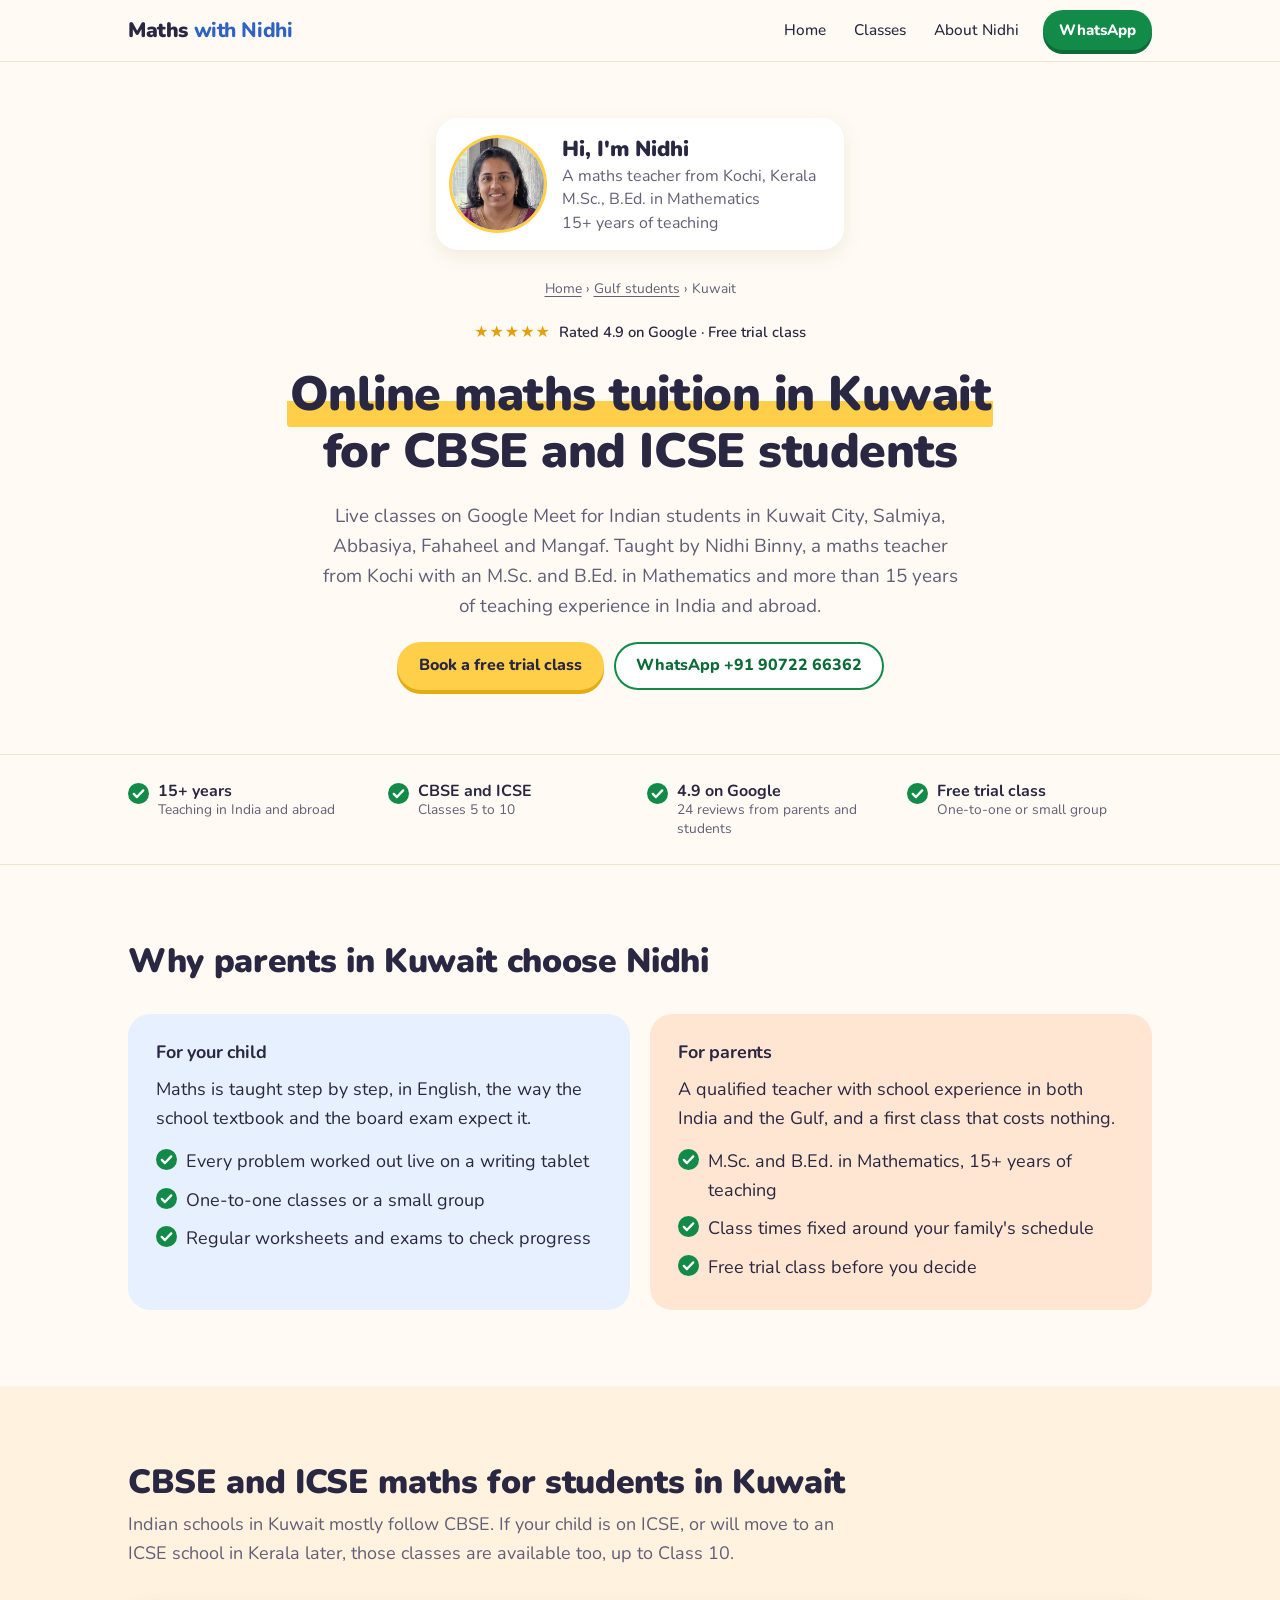
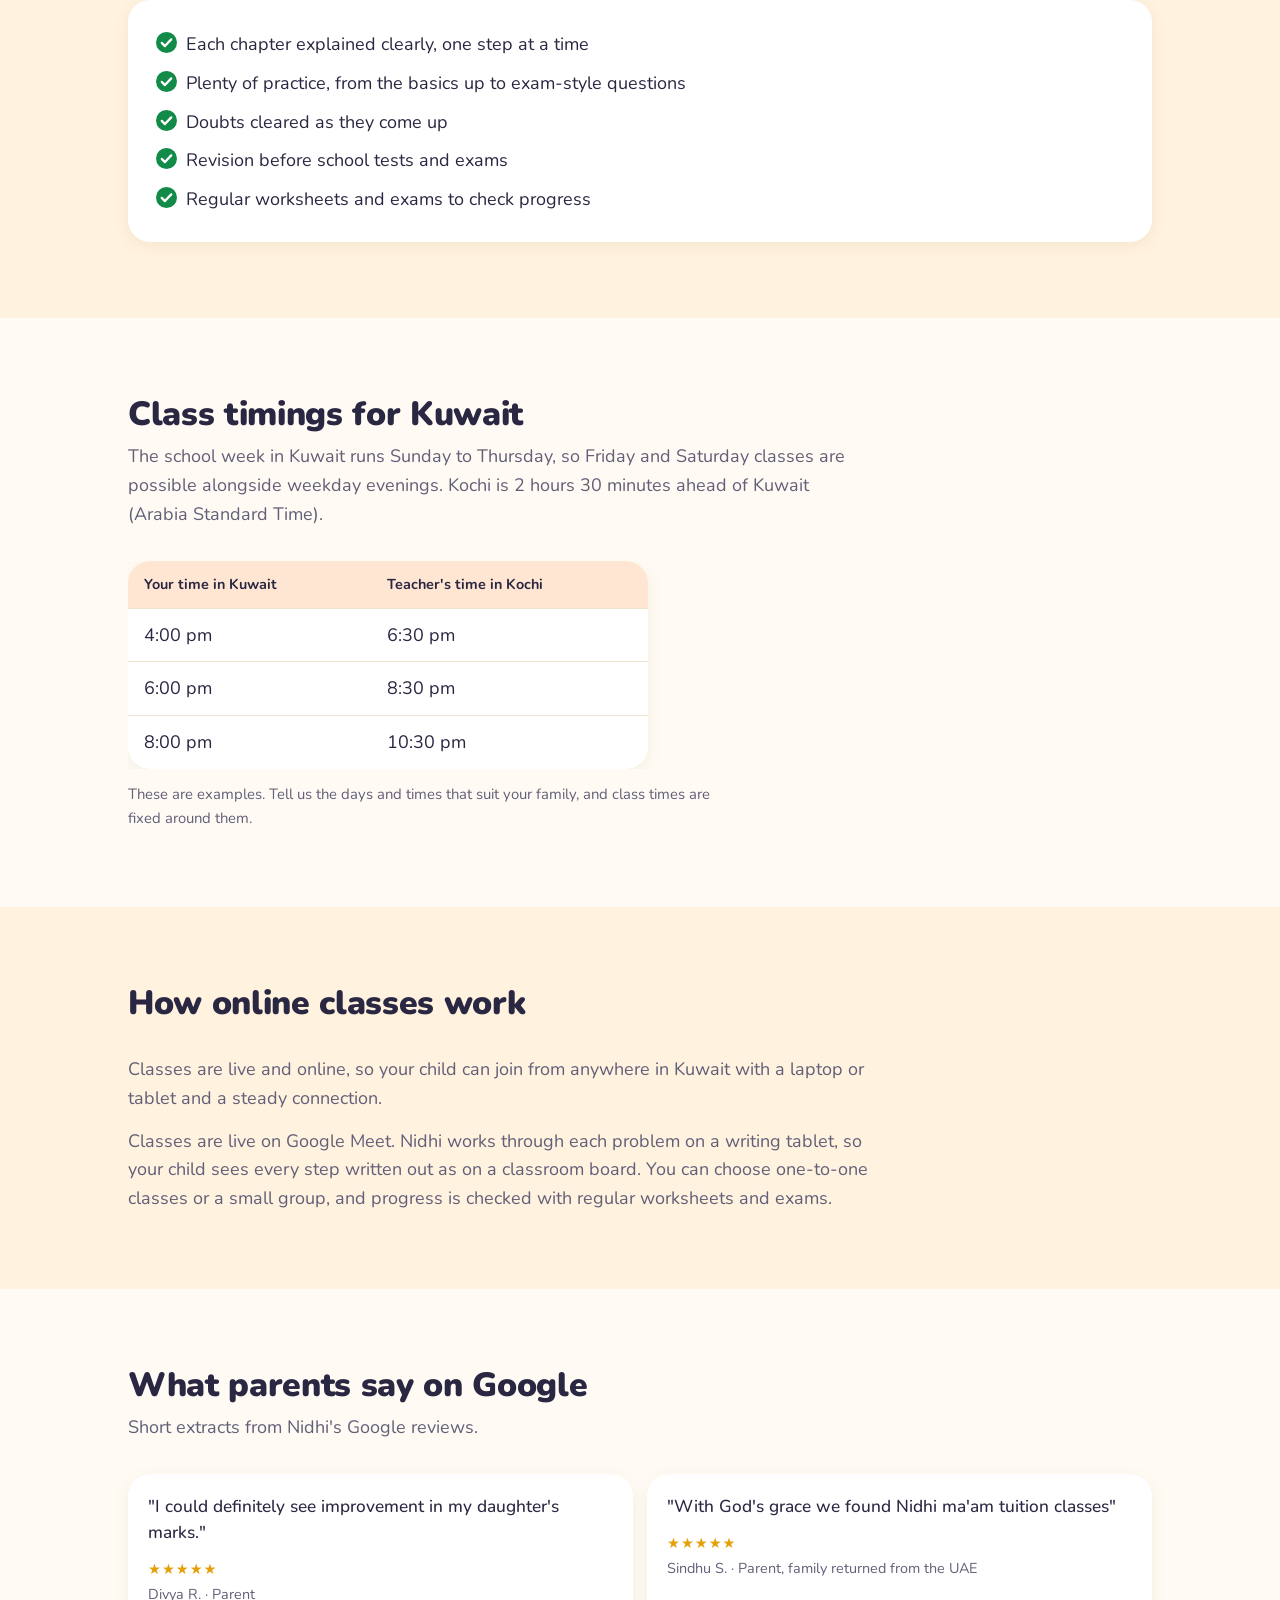
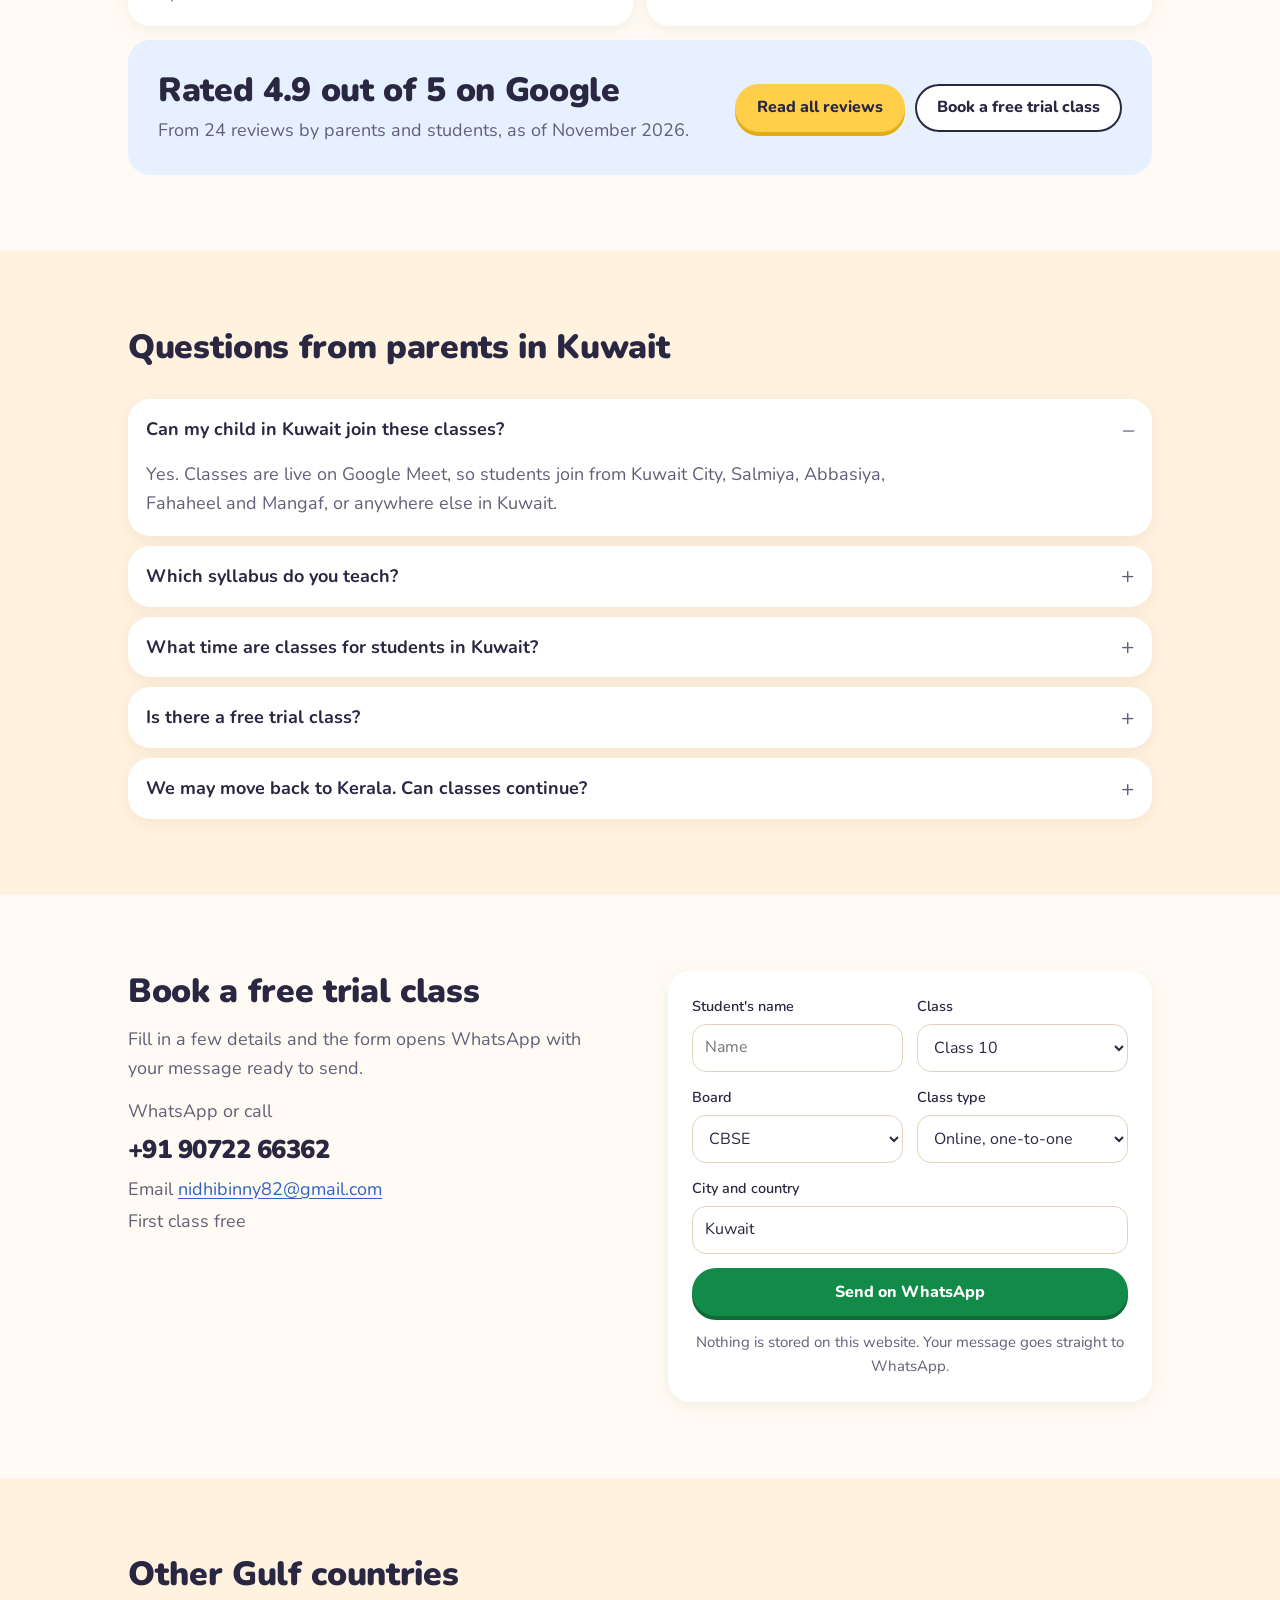
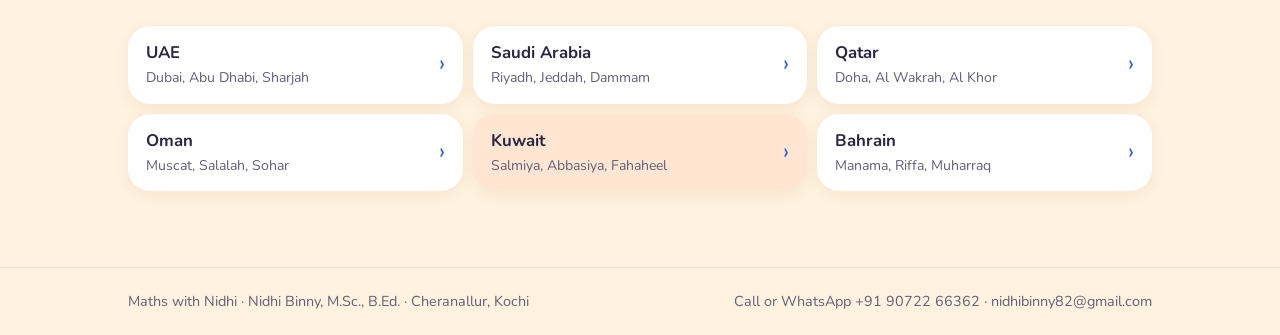
<file: online-maths-tuition-kuwait.html>
<!DOCTYPE html>
<html lang="en">
<head>
<meta charset="utf-8">
<meta name="viewport" content="width=device-width, initial-scale=1">
<meta name="theme-color" content="#fffbf4">
<title>Online Maths Tuition in Kuwait | CBSE &amp; ICSE, Classes 5 to 10 | Maths with Nidhi</title>
<meta name="description" content="Live online maths tuition for Indian students in Kuwait. CBSE and ICSE, Classes 5 to 10, taught by Nidhi Binny, M.Sc., B.Ed. Free trial class.">
<meta property="og:type" content="website">
<meta property="og:title" content="Online Maths Tuition in Kuwait | CBSE &amp; ICSE, Classes 5 to 10 | Maths with Nidhi">
<meta property="og:site_name" content="Maths with Nidhi">
<meta property="og:description" content="CBSE and ICSE maths, Classes 5 to 10. Free trial class.">
<meta property="og:image" content="img/nidhi-binny-maths-tutor.jpg">
<link rel="preconnect" href="https://fonts.googleapis.com">
<link rel="preconnect" href="https://fonts.gstatic.com" crossorigin>
<link href="https://fonts.googleapis.com/css2?family=Nunito:wght@400;600;700;800;900&display=swap" rel="stylesheet">
<script type="application/ld+json">
{
 "@context": "https://schema.org",
 "@graph": [
  {
   "@type": "Service",
   "name": "Online maths tuition in Kuwait for CBSE and ICSE students",
   "serviceType": "Online maths tuition",
   "areaServed": {
    "@type": "Country",
    "name": "Kuwait"
   },
   "availableLanguage": [
    "en"
   ],
   "provider": {
    "@type": "LocalBusiness",
    "name": "Maths with Nidhi",
    "alternateName": "Math Vision Tuition Class",
    "telephone": "+91 90722 66362",
    "address": {
     "@type": "PostalAddress",
     "streetAddress": "National Signature, Cheranallur",
     "addressLocality": "Ernakulam",
     "addressRegion": "Kerala",
     "postalCode": "682034",
     "addressCountry": "IN"
    }
   }
  },
  {
   "@type": "FAQPage",
   "mainEntity": [
    {
     "@type": "Question",
     "name": "Can my child in Kuwait join these classes?",
     "acceptedAnswer": {
      "@type": "Answer",
      "text": "Yes. Classes are live on Google Meet, so students join from Kuwait City, Salmiya, Abbasiya, Fahaheel and Mangaf, or anywhere else in Kuwait."
     }
    },
    {
     "@type": "Question",
     "name": "Which syllabus do you teach?",
     "acceptedAnswer": {
      "@type": "Answer",
      "text": "Mathematics for CBSE and ICSE, from Class 5 to Class 10."
     }
    },
    {
     "@type": "Question",
     "name": "What time are classes for students in Kuwait?",
     "acceptedAnswer": {
      "@type": "Answer",
      "text": "Class times are fixed to suit your family. Kochi is 2 hours 30 minutes ahead of Kuwait, so a 6:00 pm class for you is 8:30 pm for the teacher."
     }
    },
    {
     "@type": "Question",
     "name": "Is there a free trial class?",
     "acceptedAnswer": {
      "@type": "Answer",
      "text": "Yes. The first class is a free trial."
     }
    },
    {
     "@type": "Question",
     "name": "We may move back to Kerala. Can classes continue?",
     "acceptedAnswer": {
      "@type": "Answer",
      "text": "Yes. Online classes carry on unchanged, and if you settle in Kochi your child can also attend in person at Cheranallur."
     }
    }
   ]
  }
 ]
}
</script>
<link rel="icon" href="favicon.svg" type="image/svg+xml">
<link rel="stylesheet" href="css/site.css?v=6">
</head>
<body>

<header class="top">
  <div class="wrap">
    <a class="brand" href="index.html" aria-label="Maths with Nidhi home">
      <span class="brand-name">Maths <i>with Nidhi</i></span>
    </a>
    <nav class="nav" aria-label="Main">
      <a class="link" href="index.html">Home</a>
      <a class="link" href="index.html#classes">Classes</a>
      <a class="link" href="index.html#about">About Nidhi</a>
      <a class="btn small" href="https://wa.me/919072266362?text=Hi%2C%20I%27d%20like%20to%20book%20a%20free%20trial%20maths%20class.%20We%20live%20in%20Kuwait." rel="noopener">WhatsApp</a>
    </nav>
  </div>
</header>

<main id="top">
  <div class="hero">
    <div class="wrap">
      <div class="hero-copy">
        <p class="crumbs"><a href="index.html">Home</a> › <a href="index.html#gulf">Gulf students</a> › Kuwait</p>
        <p class="eyebrow">Rated 4.9 on Google · Free trial class</p>
        <h1><span class="mark">Online maths tuition in Kuwait</span> for CBSE and ICSE students</h1>
        <p class="lead">Live classes on Google Meet for Indian students in Kuwait City, Salmiya, Abbasiya, Fahaheel and Mangaf. Taught by Nidhi Binny, a maths teacher from Kochi with an M.Sc. and B.Ed. in Mathematics and more than 15 years of teaching experience in India and abroad.</p>
        <div class="cta-row">
          <a class="btn" href="#contact">Book a free trial class</a>
          <a class="btn ghost" href="https://wa.me/919072266362?text=Hi%2C%20I%27d%20like%20to%20book%20a%20free%20trial%20maths%20class.%20We%20live%20in%20Kuwait." rel="noopener">WhatsApp +91 90722 66362</a>
        </div>
      </div>
      <figure class="teacher"><img class="photo-img" src="img/nidhi-binny-maths-tutor.jpg" alt="Nidhi Binny, online maths tutor for students in Kuwait" width="640" height="800"><figcaption><b>Hi, I'm Nidhi</b><span>A maths teacher from Kochi, Kerala</span><span>M.Sc., B.Ed. in Mathematics</span><span>15+ years of teaching</span></figcaption></figure>
    </div>
  </div>


  <div class="facts">
    <div class="wrap">
      <ul>
        <li><strong>15+ years</strong><span>Teaching in India and abroad</span></li>
        <li><strong>CBSE and ICSE</strong><span>Classes 5 to 10</span></li>
        <li><strong>4.9 on Google</strong><span>24 reviews from parents and students</span></li>
        <li><strong>Free trial class</strong><span>One-to-one or small group</span></li>
      </ul>
    </div>
  </div>

  <section>
    <div class="wrap">
      <div class="sec-head">
        <h2>Why parents in Kuwait choose Nidhi</h2>
      </div>
      <div class="two">
        <div class="panel kochi">
          <h3>For your child</h3>
          <p>Maths is taught step by step, in English, the way the school textbook and the board exam expect it.</p>
          <ul>
            <li>Every problem worked out live on a writing tablet</li>
            <li>One-to-one classes or a small group</li>
            <li>Regular worksheets and exams to check progress</li>
          </ul>
        </div>
        <div class="panel abroad">
          <h3>For parents</h3>
          <p>A qualified teacher with school experience in both India and the Gulf, and a first class that costs nothing.</p>
          <ul>
            <li>M.Sc. and B.Ed. in Mathematics, 15+ years of teaching</li>
            <li>Class times fixed around your family's schedule</li>
            <li>Free trial class before you decide</li>
          </ul>
        </div>
      </div>
    </div>
  </section>

  <section class="plain">
    <div class="wrap">
      <div class="sec-head">
        <h2>CBSE and ICSE maths for students in Kuwait</h2>
        <p>Indian schools in Kuwait mostly follow CBSE. If your child is on ICSE, or will move to an ICSE school in Kerala later, those classes are available too, up to Class 10.</p>
      </div>
      <div class="panel">
        <ul>
          <li>Each chapter explained clearly, one step at a time</li>
          <li>Plenty of practice, from the basics up to exam-style questions</li>
          <li>Doubts cleared as they come up</li>
          <li>Revision before school tests and exams</li>
          <li>Regular worksheets and exams to check progress</li>
        </ul>
      </div>
    </div>
  </section>

  <section>
    <div class="wrap">
      <div class="sec-head">
        <h2>Class timings for Kuwait</h2>
        <p>The school week in Kuwait runs Sunday to Thursday, so Friday and Saturday classes are possible alongside weekday evenings. Kochi is 2 hours 30 minutes ahead of Kuwait (Arabia Standard Time).</p>
      </div>
      <div class="times-wrap">
        <table class="times">
          <thead><tr><th>Your time in Kuwait</th><th>Teacher's time in Kochi</th></tr></thead>
          <tbody><tr><td>4:00 pm</td><td>6:30 pm</td></tr><tr><td>6:00 pm</td><td>8:30 pm</td></tr><tr><td>8:00 pm</td><td>10:30 pm</td></tr></tbody>
        </table>
      </div>
      <p class="note">These are examples. Tell us the days and times that suit your family, and class times are fixed around them.</p>
    </div>
  </section>

  <section class="plain">
    <div class="wrap">
      <div class="sec-head"><h2>How online classes work</h2></div>
      <div class="prose">
        <p>Classes are live and online, so your child can join from anywhere in Kuwait with a laptop or tablet and a steady connection.</p>
        <p>Classes are live on Google Meet. Nidhi works through each problem on a writing tablet, so your child sees every step written out as on a classroom board. You can choose one-to-one classes or a small group, and progress is checked with regular worksheets and exams.</p>
      </div>
    </div>
  </section>

  <section class="reviews">
    <div class="wrap">
      <div class="sec-head">
        <h2>What parents say on Google</h2>
        <p>Short extracts from Nidhi's Google reviews.</p>
      </div>
      <div class="quotes">
        <figure class="quote"><blockquote>"I could definitely see improvement in my daughter's marks."</blockquote><figcaption>Divya R. · Parent</figcaption></figure>
        <figure class="quote"><blockquote>"With God's grace we found Nidhi ma'am tuition classes"</blockquote><figcaption>Sindhu S. · Parent, family returned from the UAE</figcaption></figure>
      </div>
      <div class="box">
        <div>
          <h2>Rated 4.9 out of 5 on Google</h2>
          <p>From 24 reviews by parents and students, as of November 2026.</p>
        </div>
        <div class="cta-row">
          <a class="btn" href="https://www.google.com/search?q=math+vision#lrd=0x3b080d9edfd63d77:0x7103dc4fd0247eb7,1,,,," rel="noopener">Read all reviews</a>
          <a class="btn ghost light" href="#contact">Book a free trial class</a>
        </div>
      </div>
    </div>
  </section>

  <section class="faq" id="faq">
    <div class="wrap">
      <div class="sec-head"><h2>Questions from parents in Kuwait</h2></div>
      <details open>
        <summary>Can my child in Kuwait join these classes?</summary>
        <p>Yes. Classes are live on Google Meet, so students join from Kuwait City, Salmiya, Abbasiya, Fahaheel and Mangaf, or anywhere else in Kuwait.</p>
      </details>
      <details>
        <summary>Which syllabus do you teach?</summary>
        <p>Mathematics for CBSE and ICSE, from Class 5 to Class 10.</p>
      </details>
      <details>
        <summary>What time are classes for students in Kuwait?</summary>
        <p>Class times are fixed to suit your family. Kochi is 2 hours 30 minutes ahead of Kuwait, so a 6:00 pm class for you is 8:30 pm for the teacher.</p>
      </details>
      <details>
        <summary>Is there a free trial class?</summary>
        <p>Yes. The first class is a free trial.</p>
      </details>
      <details>
        <summary>We may move back to Kerala. Can classes continue?</summary>
        <p>Yes. Online classes carry on unchanged, and if you settle in Kochi your child can also attend in person at Cheranallur.</p>
      </details>
    </div>
  </section>

  <section class="contact" id="contact">
    <div class="wrap">
      <div class="contact-copy">
        <h2>Book a free trial class</h2>
        <p>Fill in a few details and the form opens WhatsApp with your message ready to send.</p>
        <div class="lines">
          <span>WhatsApp or call</span>
          <b><a href="tel:+919072266362">+91 90722 66362</a></b>
          <span>Email <a href="mailto:nidhibinny82@gmail.com">nidhibinny82@gmail.com</a></span>
          <span>First class free</span>
        </div>
      </div>
      <form id="enquiry">
        <label>Student's name<input id="f-name" type="text" autocomplete="off" placeholder="Name"></label>
        <label>Class
          <select id="f-class">
            <option selected>Class 10</option><option>Class 9</option><option>Class 8</option><option>Class 7</option><option>Class 6</option><option>Class 5</option>
          </select>
        </label>
        <label>Board
          <select id="f-board"><option>CBSE</option><option>ICSE</option></select>
        </label>
        <label>Class type
          <select id="f-mode"><option>Online, one-to-one</option><option>Online, small group</option></select>
        </label>
        <label class="full">City and country<input id="f-place" type="text" autocomplete="off" value="Kuwait"></label>
        <a class="btn full" id="f-send" href="https://wa.me/919072266362" rel="noopener">Send on WhatsApp</a>
        <small class="full">Nothing is stored on this website. Your message goes straight to WhatsApp.</small>
      </form>
    </div>
  </section>

  <section>
    <div class="wrap">
      <div class="sec-head"><h2>Other Gulf countries</h2></div>
      <div class="countries">
        <a href="online-maths-tuition-uae.html"><b>UAE</b><span>Dubai, Abu Dhabi, Sharjah</span></a>
        <a href="online-maths-tuition-saudi-arabia.html"><b>Saudi Arabia</b><span>Riyadh, Jeddah, Dammam</span></a>
        <a href="online-maths-tuition-qatar.html"><b>Qatar</b><span>Doha, Al Wakrah, Al Khor</span></a>
        <a href="online-maths-tuition-oman.html"><b>Oman</b><span>Muscat, Salalah, Sohar</span></a>
        <a href="online-maths-tuition-kuwait.html" aria-current="page"><b>Kuwait</b><span>Salmiya, Abbasiya, Fahaheel</span></a>
        <a href="online-maths-tuition-bahrain.html"><b>Bahrain</b><span>Manama, Riffa, Muharraq</span></a>
      </div>
    </div>
  </section>
</main>

<div class="actionbar">
  <a class="btn call" href="tel:+919072266362">Call</a>
  <a class="btn" href="https://wa.me/919072266362?text=Hi%2C%20I%27d%20like%20to%20book%20a%20free%20trial%20maths%20class." rel="noopener">WhatsApp free trial</a>
</div>

<footer>
  <div class="wrap">
    <span>Maths with Nidhi · Nidhi Binny, M.Sc., B.Ed. · Cheranallur, Kochi</span>
    <span>Call or WhatsApp +91 90722 66362 · nidhibinny82@gmail.com</span>
  </div>
</footer>

<script>
(function () {
  var ids = ["f-name", "f-class", "f-board", "f-mode", "f-place"];
  var send = document.getElementById("f-send");
  function val(id) { return document.getElementById(id).value.trim(); }
  function build() {
    var lines = ["Hi, I'd like to book a free trial maths class with Nidhi teacher."];
    if (val("f-name")) lines.push("Student: " + val("f-name"));
    lines.push("Class: " + val("f-class") + " (" + val("f-board") + ")");
    lines.push("Class type: " + val("f-mode"));
    if (val("f-place")) lines.push("Location: " + val("f-place"));
    send.href = "https://wa.me/919072266362?text=" + encodeURIComponent(lines.join("\n"));
  }
  ids.forEach(function (id) {
    var el = document.getElementById(id);
    el.addEventListener("input", build);
    el.addEventListener("change", build);
  });
  document.getElementById("enquiry").addEventListener("submit", function (e) { e.preventDefault(); });
  build();
})();
</script>
</body>
</html>
</file>
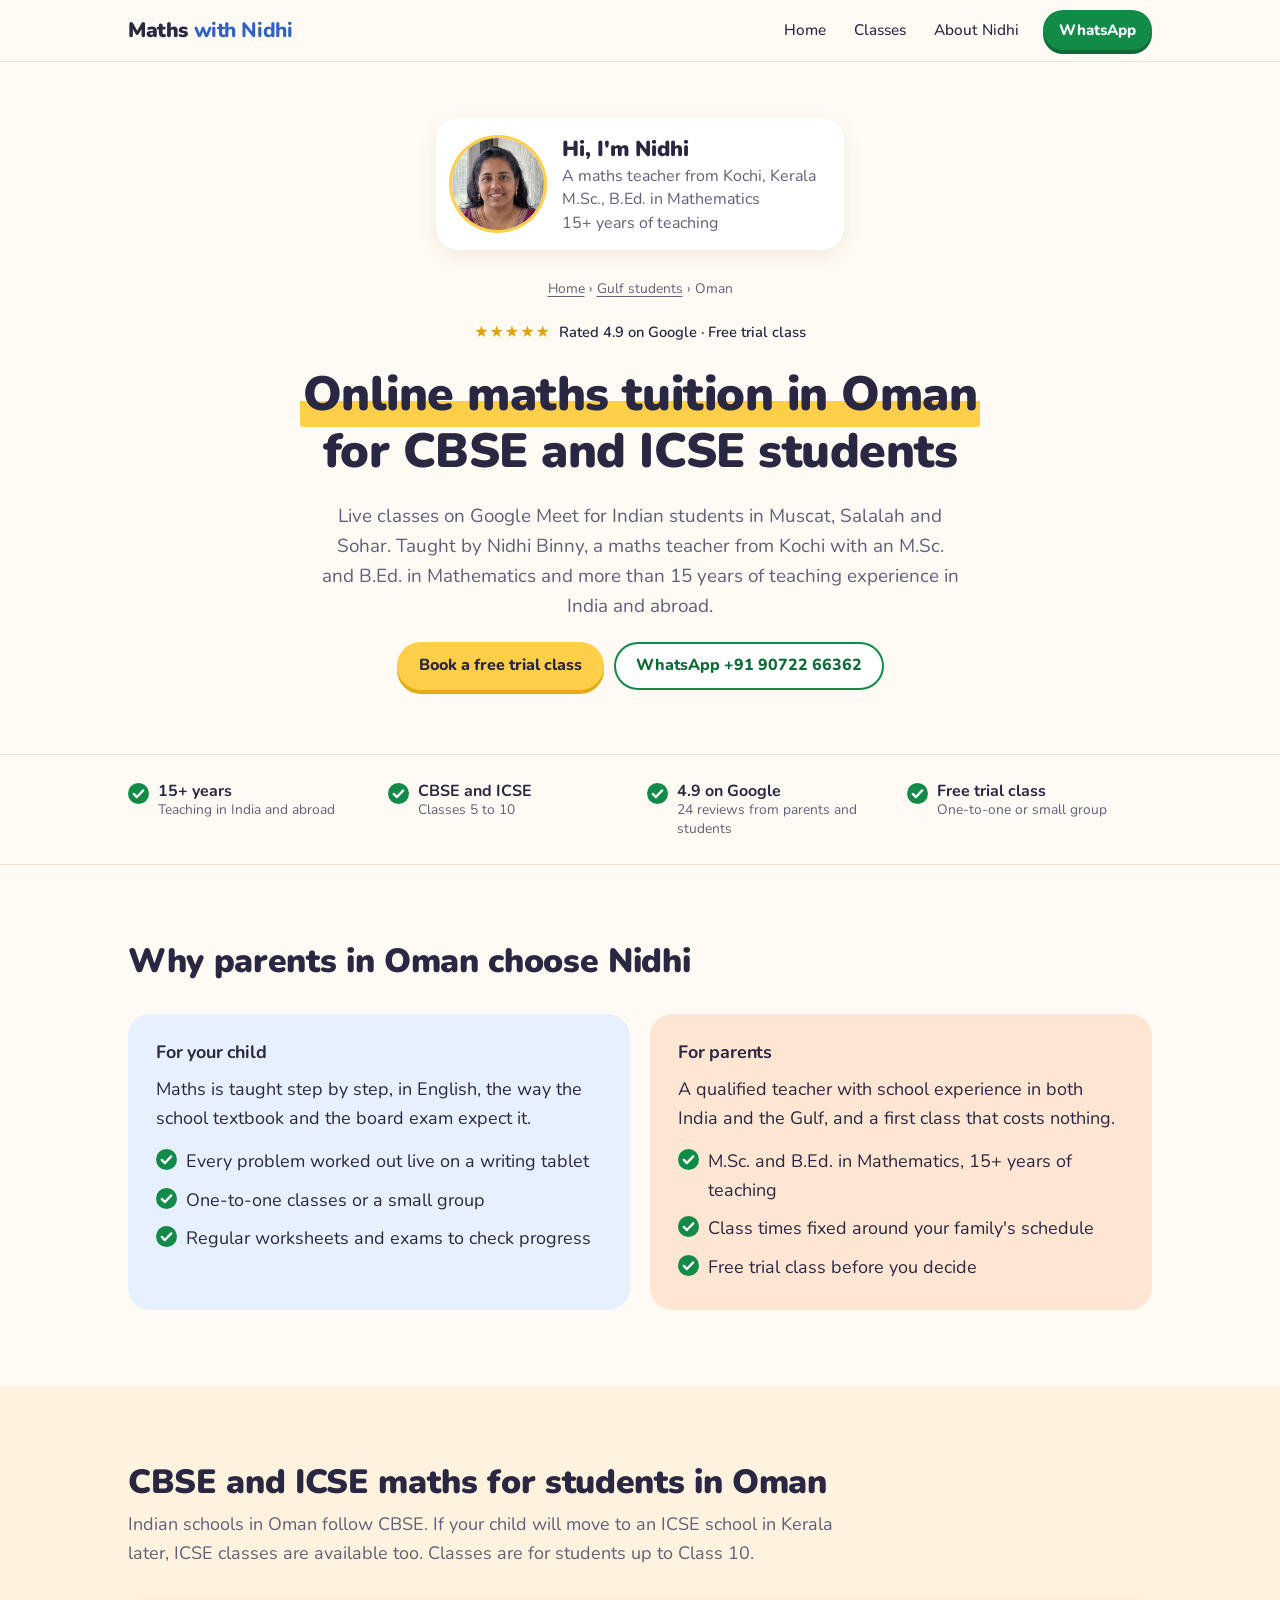
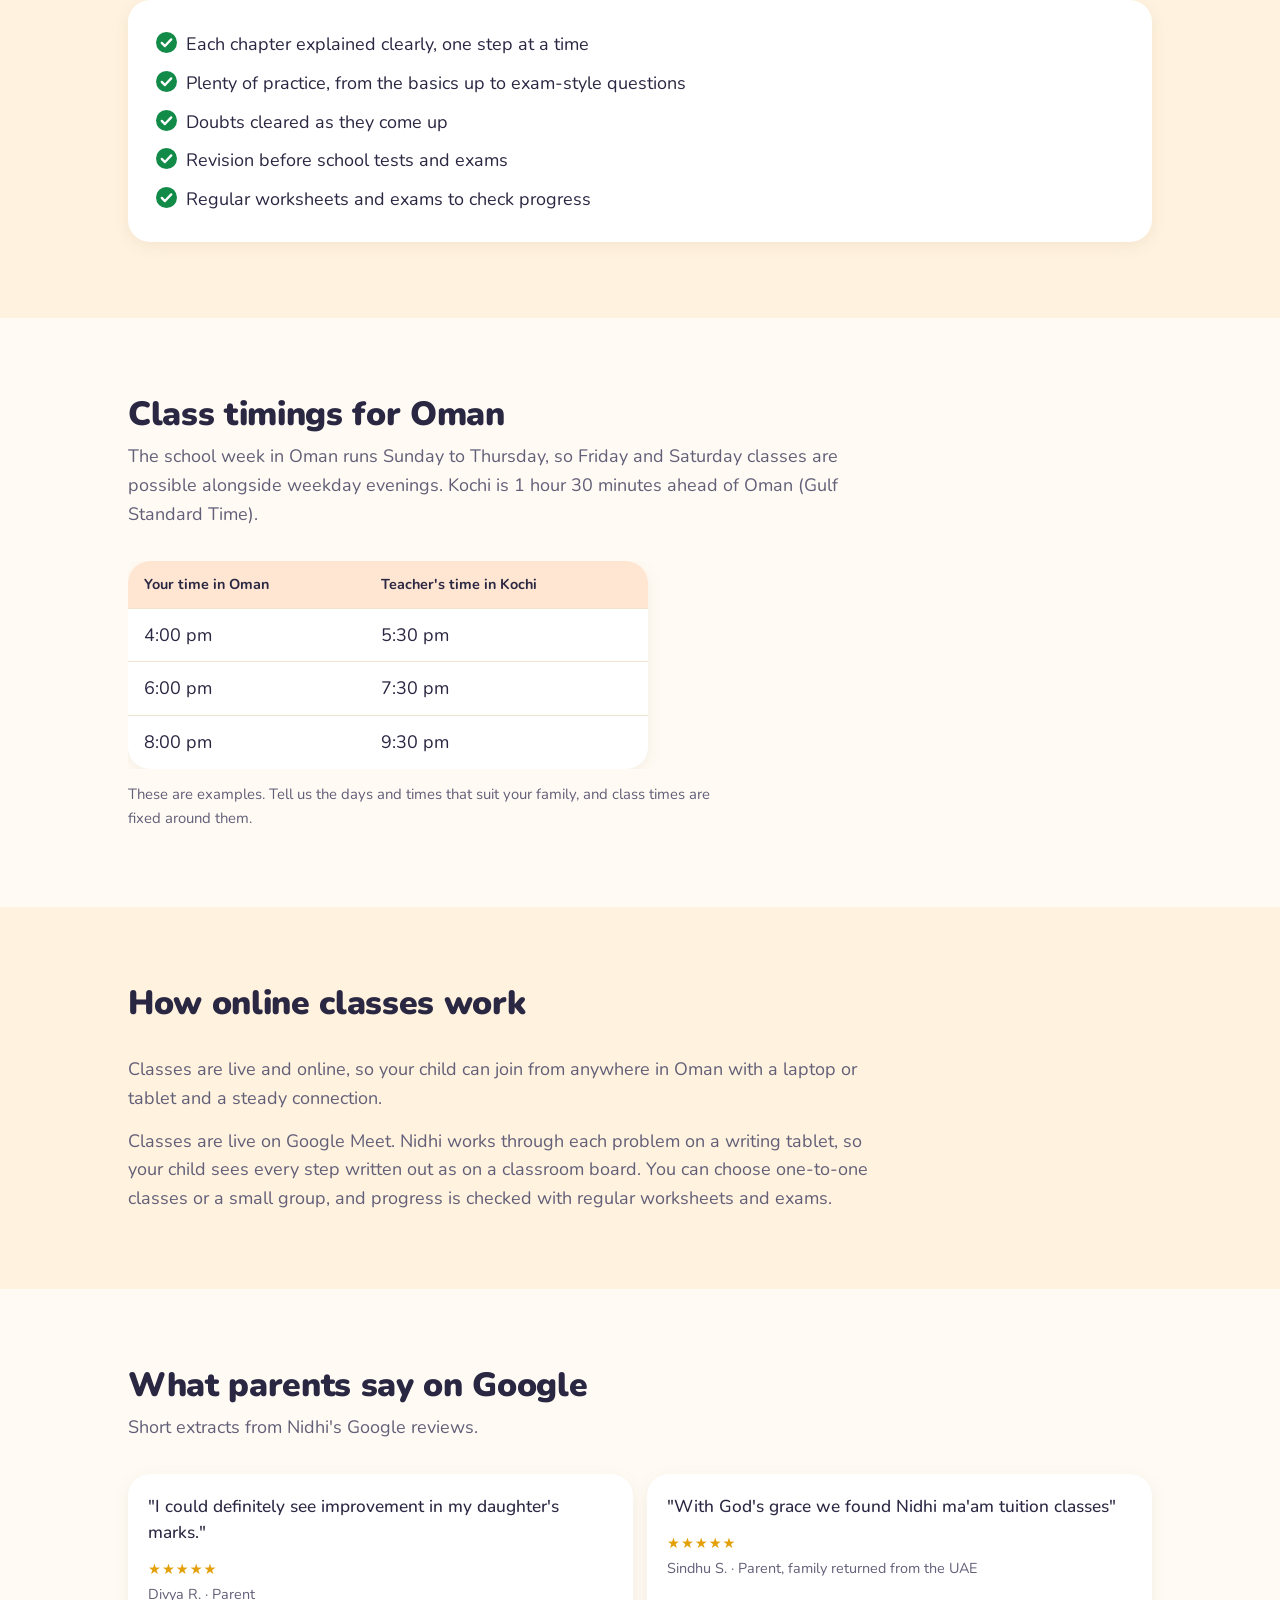
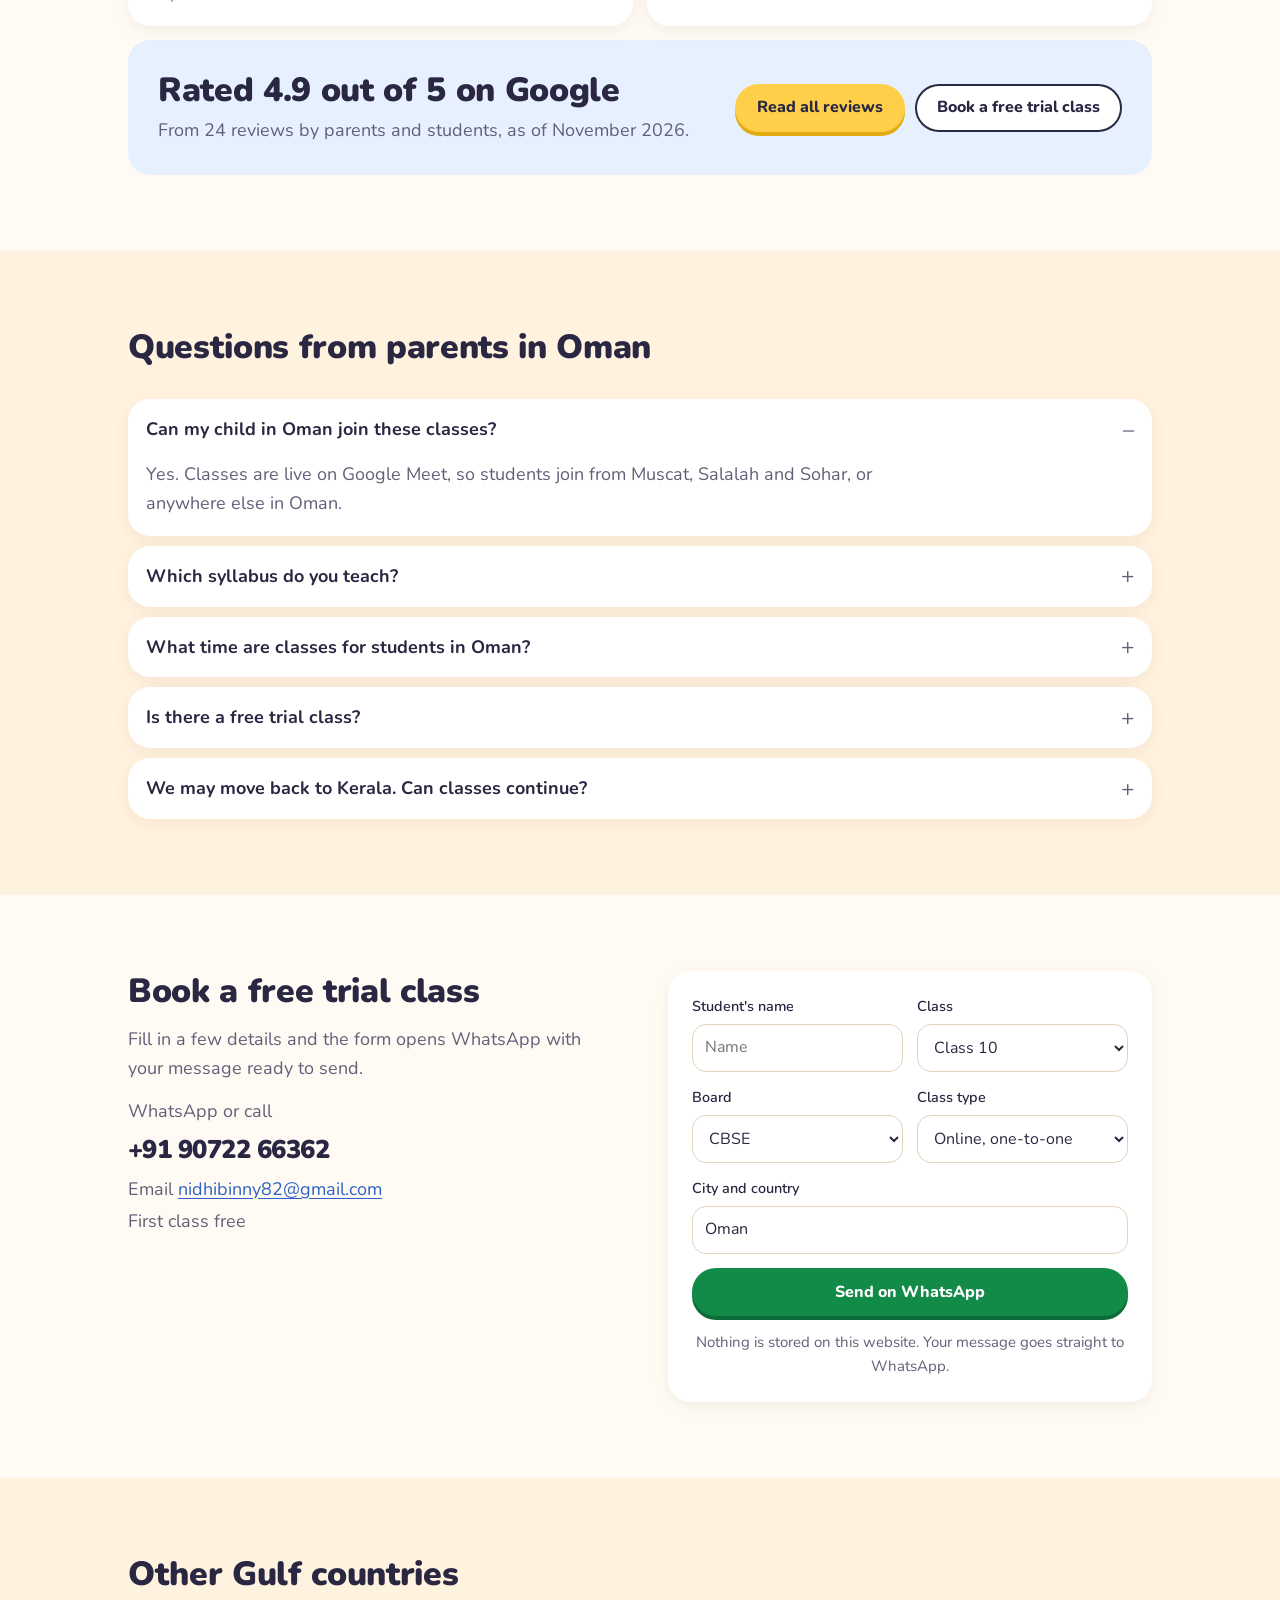
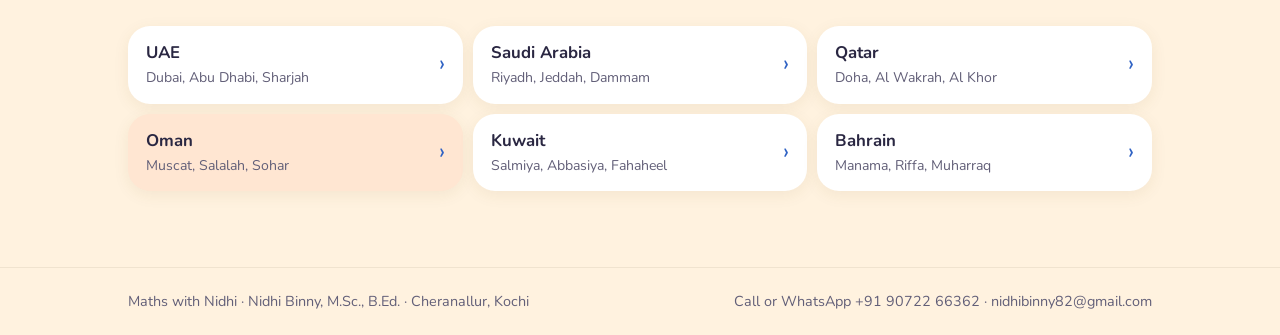
<file: online-maths-tuition-oman.html>
<!DOCTYPE html>
<html lang="en">
<head>
<meta charset="utf-8">
<meta name="viewport" content="width=device-width, initial-scale=1">
<meta name="theme-color" content="#fffbf4">
<title>Online Maths Tuition in Oman | CBSE &amp; ICSE, Classes 5 to 10 | Maths with Nidhi</title>
<meta name="description" content="Live online maths tuition for Indian students in Oman. CBSE and ICSE, Classes 5 to 10, taught by Nidhi Binny, M.Sc., B.Ed. Free trial class.">
<meta property="og:type" content="website">
<meta property="og:title" content="Online Maths Tuition in Oman | CBSE &amp; ICSE, Classes 5 to 10 | Maths with Nidhi">
<meta property="og:site_name" content="Maths with Nidhi">
<meta property="og:description" content="CBSE and ICSE maths, Classes 5 to 10. Free trial class.">
<meta property="og:image" content="img/nidhi-binny-maths-tutor.jpg">
<link rel="preconnect" href="https://fonts.googleapis.com">
<link rel="preconnect" href="https://fonts.gstatic.com" crossorigin>
<link href="https://fonts.googleapis.com/css2?family=Nunito:wght@400;600;700;800;900&display=swap" rel="stylesheet">
<script type="application/ld+json">
{
 "@context": "https://schema.org",
 "@graph": [
  {
   "@type": "Service",
   "name": "Online maths tuition in Oman for CBSE and ICSE students",
   "serviceType": "Online maths tuition",
   "areaServed": {
    "@type": "Country",
    "name": "Oman"
   },
   "availableLanguage": [
    "en"
   ],
   "provider": {
    "@type": "LocalBusiness",
    "name": "Maths with Nidhi",
    "alternateName": "Math Vision Tuition Class",
    "telephone": "+91 90722 66362",
    "address": {
     "@type": "PostalAddress",
     "streetAddress": "National Signature, Cheranallur",
     "addressLocality": "Ernakulam",
     "addressRegion": "Kerala",
     "postalCode": "682034",
     "addressCountry": "IN"
    }
   }
  },
  {
   "@type": "FAQPage",
   "mainEntity": [
    {
     "@type": "Question",
     "name": "Can my child in Oman join these classes?",
     "acceptedAnswer": {
      "@type": "Answer",
      "text": "Yes. Classes are live on Google Meet, so students join from Muscat, Salalah and Sohar, or anywhere else in Oman."
     }
    },
    {
     "@type": "Question",
     "name": "Which syllabus do you teach?",
     "acceptedAnswer": {
      "@type": "Answer",
      "text": "Mathematics for CBSE and ICSE, from Class 5 to Class 10."
     }
    },
    {
     "@type": "Question",
     "name": "What time are classes for students in Oman?",
     "acceptedAnswer": {
      "@type": "Answer",
      "text": "Class times are fixed to suit your family. Kochi is 1 hour 30 minutes ahead of Oman, so a 6:00 pm class for you is 7:30 pm for the teacher."
     }
    },
    {
     "@type": "Question",
     "name": "Is there a free trial class?",
     "acceptedAnswer": {
      "@type": "Answer",
      "text": "Yes. The first class is a free trial."
     }
    },
    {
     "@type": "Question",
     "name": "We may move back to Kerala. Can classes continue?",
     "acceptedAnswer": {
      "@type": "Answer",
      "text": "Yes. Online classes carry on unchanged, and if you settle in Kochi your child can also attend in person at Cheranallur."
     }
    }
   ]
  }
 ]
}
</script>
<link rel="icon" href="favicon.svg" type="image/svg+xml">
<link rel="stylesheet" href="css/site.css?v=6">
</head>
<body>

<header class="top">
  <div class="wrap">
    <a class="brand" href="index.html" aria-label="Maths with Nidhi home">
      <span class="brand-name">Maths <i>with Nidhi</i></span>
    </a>
    <nav class="nav" aria-label="Main">
      <a class="link" href="index.html">Home</a>
      <a class="link" href="index.html#classes">Classes</a>
      <a class="link" href="index.html#about">About Nidhi</a>
      <a class="btn small" href="https://wa.me/919072266362?text=Hi%2C%20I%27d%20like%20to%20book%20a%20free%20trial%20maths%20class.%20We%20live%20in%20Oman." rel="noopener">WhatsApp</a>
    </nav>
  </div>
</header>

<main id="top">
  <div class="hero">
    <div class="wrap">
      <div class="hero-copy">
        <p class="crumbs"><a href="index.html">Home</a> › <a href="index.html#gulf">Gulf students</a> › Oman</p>
        <p class="eyebrow">Rated 4.9 on Google · Free trial class</p>
        <h1><span class="mark">Online maths tuition in Oman</span> for CBSE and ICSE students</h1>
        <p class="lead">Live classes on Google Meet for Indian students in Muscat, Salalah and Sohar. Taught by Nidhi Binny, a maths teacher from Kochi with an M.Sc. and B.Ed. in Mathematics and more than 15 years of teaching experience in India and abroad.</p>
        <div class="cta-row">
          <a class="btn" href="#contact">Book a free trial class</a>
          <a class="btn ghost" href="https://wa.me/919072266362?text=Hi%2C%20I%27d%20like%20to%20book%20a%20free%20trial%20maths%20class.%20We%20live%20in%20Oman." rel="noopener">WhatsApp +91 90722 66362</a>
        </div>
      </div>
      <figure class="teacher"><img class="photo-img" src="img/nidhi-binny-maths-tutor.jpg" alt="Nidhi Binny, online maths tutor for students in Oman" width="640" height="800"><figcaption><b>Hi, I'm Nidhi</b><span>A maths teacher from Kochi, Kerala</span><span>M.Sc., B.Ed. in Mathematics</span><span>15+ years of teaching</span></figcaption></figure>
    </div>
  </div>


  <div class="facts">
    <div class="wrap">
      <ul>
        <li><strong>15+ years</strong><span>Teaching in India and abroad</span></li>
        <li><strong>CBSE and ICSE</strong><span>Classes 5 to 10</span></li>
        <li><strong>4.9 on Google</strong><span>24 reviews from parents and students</span></li>
        <li><strong>Free trial class</strong><span>One-to-one or small group</span></li>
      </ul>
    </div>
  </div>

  <section>
    <div class="wrap">
      <div class="sec-head">
        <h2>Why parents in Oman choose Nidhi</h2>
      </div>
      <div class="two">
        <div class="panel kochi">
          <h3>For your child</h3>
          <p>Maths is taught step by step, in English, the way the school textbook and the board exam expect it.</p>
          <ul>
            <li>Every problem worked out live on a writing tablet</li>
            <li>One-to-one classes or a small group</li>
            <li>Regular worksheets and exams to check progress</li>
          </ul>
        </div>
        <div class="panel abroad">
          <h3>For parents</h3>
          <p>A qualified teacher with school experience in both India and the Gulf, and a first class that costs nothing.</p>
          <ul>
            <li>M.Sc. and B.Ed. in Mathematics, 15+ years of teaching</li>
            <li>Class times fixed around your family's schedule</li>
            <li>Free trial class before you decide</li>
          </ul>
        </div>
      </div>
    </div>
  </section>

  <section class="plain">
    <div class="wrap">
      <div class="sec-head">
        <h2>CBSE and ICSE maths for students in Oman</h2>
        <p>Indian schools in Oman follow CBSE. If your child will move to an ICSE school in Kerala later, ICSE classes are available too. Classes are for students up to Class 10.</p>
      </div>
      <div class="panel">
        <ul>
          <li>Each chapter explained clearly, one step at a time</li>
          <li>Plenty of practice, from the basics up to exam-style questions</li>
          <li>Doubts cleared as they come up</li>
          <li>Revision before school tests and exams</li>
          <li>Regular worksheets and exams to check progress</li>
        </ul>
      </div>
    </div>
  </section>

  <section>
    <div class="wrap">
      <div class="sec-head">
        <h2>Class timings for Oman</h2>
        <p>The school week in Oman runs Sunday to Thursday, so Friday and Saturday classes are possible alongside weekday evenings. Kochi is 1 hour 30 minutes ahead of Oman (Gulf Standard Time).</p>
      </div>
      <div class="times-wrap">
        <table class="times">
          <thead><tr><th>Your time in Oman</th><th>Teacher's time in Kochi</th></tr></thead>
          <tbody><tr><td>4:00 pm</td><td>5:30 pm</td></tr><tr><td>6:00 pm</td><td>7:30 pm</td></tr><tr><td>8:00 pm</td><td>9:30 pm</td></tr></tbody>
        </table>
      </div>
      <p class="note">These are examples. Tell us the days and times that suit your family, and class times are fixed around them.</p>
    </div>
  </section>

  <section class="plain">
    <div class="wrap">
      <div class="sec-head"><h2>How online classes work</h2></div>
      <div class="prose">
        <p>Classes are live and online, so your child can join from anywhere in Oman with a laptop or tablet and a steady connection.</p>
        <p>Classes are live on Google Meet. Nidhi works through each problem on a writing tablet, so your child sees every step written out as on a classroom board. You can choose one-to-one classes or a small group, and progress is checked with regular worksheets and exams.</p>
      </div>
    </div>
  </section>

  <section class="reviews">
    <div class="wrap">
      <div class="sec-head">
        <h2>What parents say on Google</h2>
        <p>Short extracts from Nidhi's Google reviews.</p>
      </div>
      <div class="quotes">
        <figure class="quote"><blockquote>"I could definitely see improvement in my daughter's marks."</blockquote><figcaption>Divya R. · Parent</figcaption></figure>
        <figure class="quote"><blockquote>"With God's grace we found Nidhi ma'am tuition classes"</blockquote><figcaption>Sindhu S. · Parent, family returned from the UAE</figcaption></figure>
      </div>
      <div class="box">
        <div>
          <h2>Rated 4.9 out of 5 on Google</h2>
          <p>From 24 reviews by parents and students, as of November 2026.</p>
        </div>
        <div class="cta-row">
          <a class="btn" href="https://www.google.com/search?q=math+vision#lrd=0x3b080d9edfd63d77:0x7103dc4fd0247eb7,1,,,," rel="noopener">Read all reviews</a>
          <a class="btn ghost light" href="#contact">Book a free trial class</a>
        </div>
      </div>
    </div>
  </section>

  <section class="faq" id="faq">
    <div class="wrap">
      <div class="sec-head"><h2>Questions from parents in Oman</h2></div>
      <details open>
        <summary>Can my child in Oman join these classes?</summary>
        <p>Yes. Classes are live on Google Meet, so students join from Muscat, Salalah and Sohar, or anywhere else in Oman.</p>
      </details>
      <details>
        <summary>Which syllabus do you teach?</summary>
        <p>Mathematics for CBSE and ICSE, from Class 5 to Class 10.</p>
      </details>
      <details>
        <summary>What time are classes for students in Oman?</summary>
        <p>Class times are fixed to suit your family. Kochi is 1 hour 30 minutes ahead of Oman, so a 6:00 pm class for you is 7:30 pm for the teacher.</p>
      </details>
      <details>
        <summary>Is there a free trial class?</summary>
        <p>Yes. The first class is a free trial.</p>
      </details>
      <details>
        <summary>We may move back to Kerala. Can classes continue?</summary>
        <p>Yes. Online classes carry on unchanged, and if you settle in Kochi your child can also attend in person at Cheranallur.</p>
      </details>
    </div>
  </section>

  <section class="contact" id="contact">
    <div class="wrap">
      <div class="contact-copy">
        <h2>Book a free trial class</h2>
        <p>Fill in a few details and the form opens WhatsApp with your message ready to send.</p>
        <div class="lines">
          <span>WhatsApp or call</span>
          <b><a href="tel:+919072266362">+91 90722 66362</a></b>
          <span>Email <a href="mailto:nidhibinny82@gmail.com">nidhibinny82@gmail.com</a></span>
          <span>First class free</span>
        </div>
      </div>
      <form id="enquiry">
        <label>Student's name<input id="f-name" type="text" autocomplete="off" placeholder="Name"></label>
        <label>Class
          <select id="f-class">
            <option selected>Class 10</option><option>Class 9</option><option>Class 8</option><option>Class 7</option><option>Class 6</option><option>Class 5</option>
          </select>
        </label>
        <label>Board
          <select id="f-board"><option>CBSE</option><option>ICSE</option></select>
        </label>
        <label>Class type
          <select id="f-mode"><option>Online, one-to-one</option><option>Online, small group</option></select>
        </label>
        <label class="full">City and country<input id="f-place" type="text" autocomplete="off" value="Oman"></label>
        <a class="btn full" id="f-send" href="https://wa.me/919072266362" rel="noopener">Send on WhatsApp</a>
        <small class="full">Nothing is stored on this website. Your message goes straight to WhatsApp.</small>
      </form>
    </div>
  </section>

  <section>
    <div class="wrap">
      <div class="sec-head"><h2>Other Gulf countries</h2></div>
      <div class="countries">
        <a href="online-maths-tuition-uae.html"><b>UAE</b><span>Dubai, Abu Dhabi, Sharjah</span></a>
        <a href="online-maths-tuition-saudi-arabia.html"><b>Saudi Arabia</b><span>Riyadh, Jeddah, Dammam</span></a>
        <a href="online-maths-tuition-qatar.html"><b>Qatar</b><span>Doha, Al Wakrah, Al Khor</span></a>
        <a href="online-maths-tuition-oman.html" aria-current="page"><b>Oman</b><span>Muscat, Salalah, Sohar</span></a>
        <a href="online-maths-tuition-kuwait.html"><b>Kuwait</b><span>Salmiya, Abbasiya, Fahaheel</span></a>
        <a href="online-maths-tuition-bahrain.html"><b>Bahrain</b><span>Manama, Riffa, Muharraq</span></a>
      </div>
    </div>
  </section>
</main>

<div class="actionbar">
  <a class="btn call" href="tel:+919072266362">Call</a>
  <a class="btn" href="https://wa.me/919072266362?text=Hi%2C%20I%27d%20like%20to%20book%20a%20free%20trial%20maths%20class." rel="noopener">WhatsApp free trial</a>
</div>

<footer>
  <div class="wrap">
    <span>Maths with Nidhi · Nidhi Binny, M.Sc., B.Ed. · Cheranallur, Kochi</span>
    <span>Call or WhatsApp +91 90722 66362 · nidhibinny82@gmail.com</span>
  </div>
</footer>

<script>
(function () {
  var ids = ["f-name", "f-class", "f-board", "f-mode", "f-place"];
  var send = document.getElementById("f-send");
  function val(id) { return document.getElementById(id).value.trim(); }
  function build() {
    var lines = ["Hi, I'd like to book a free trial maths class with Nidhi teacher."];
    if (val("f-name")) lines.push("Student: " + val("f-name"));
    lines.push("Class: " + val("f-class") + " (" + val("f-board") + ")");
    lines.push("Class type: " + val("f-mode"));
    if (val("f-place")) lines.push("Location: " + val("f-place"));
    send.href = "https://wa.me/919072266362?text=" + encodeURIComponent(lines.join("\n"));
  }
  ids.forEach(function (id) {
    var el = document.getElementById(id);
    el.addEventListener("input", build);
    el.addEventListener("change", build);
  });
  document.getElementById("enquiry").addEventListener("submit", function (e) { e.preventDefault(); });
  build();
})();
</script>
</body>
</html>
</file>
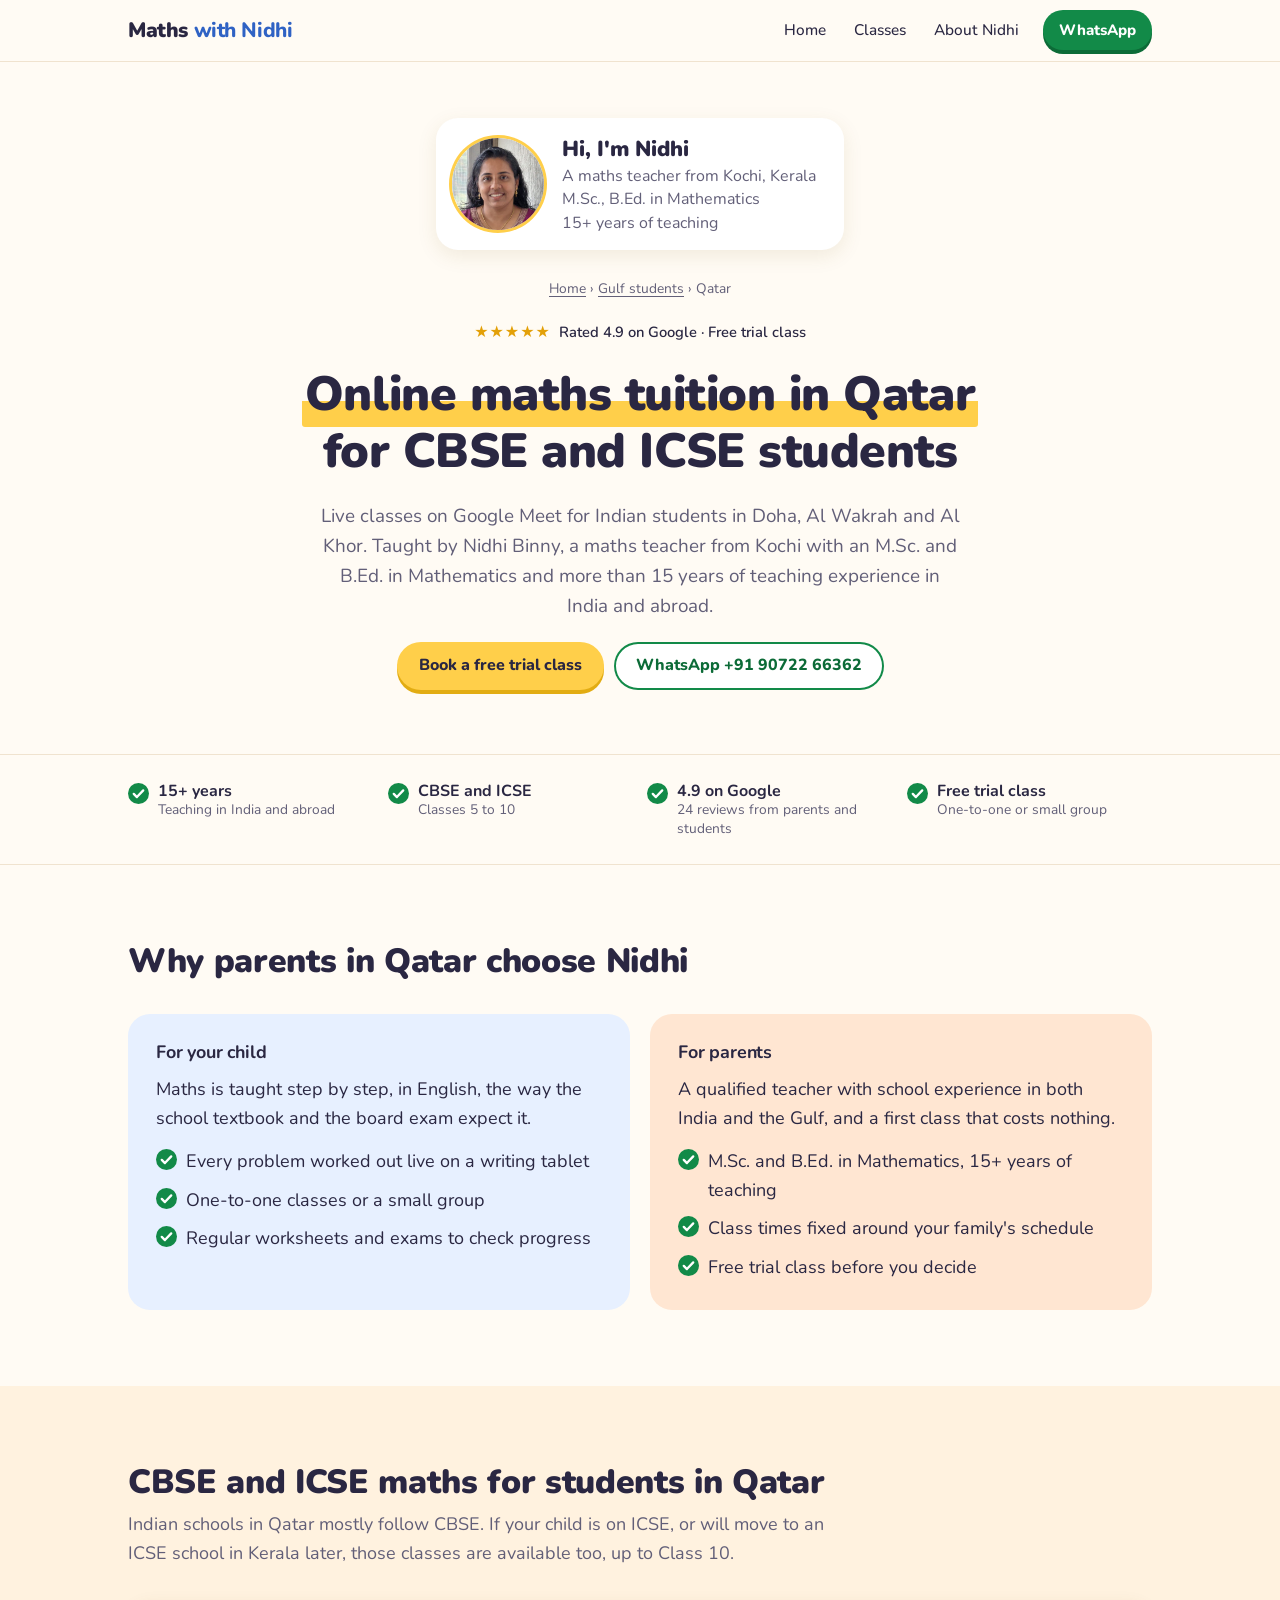
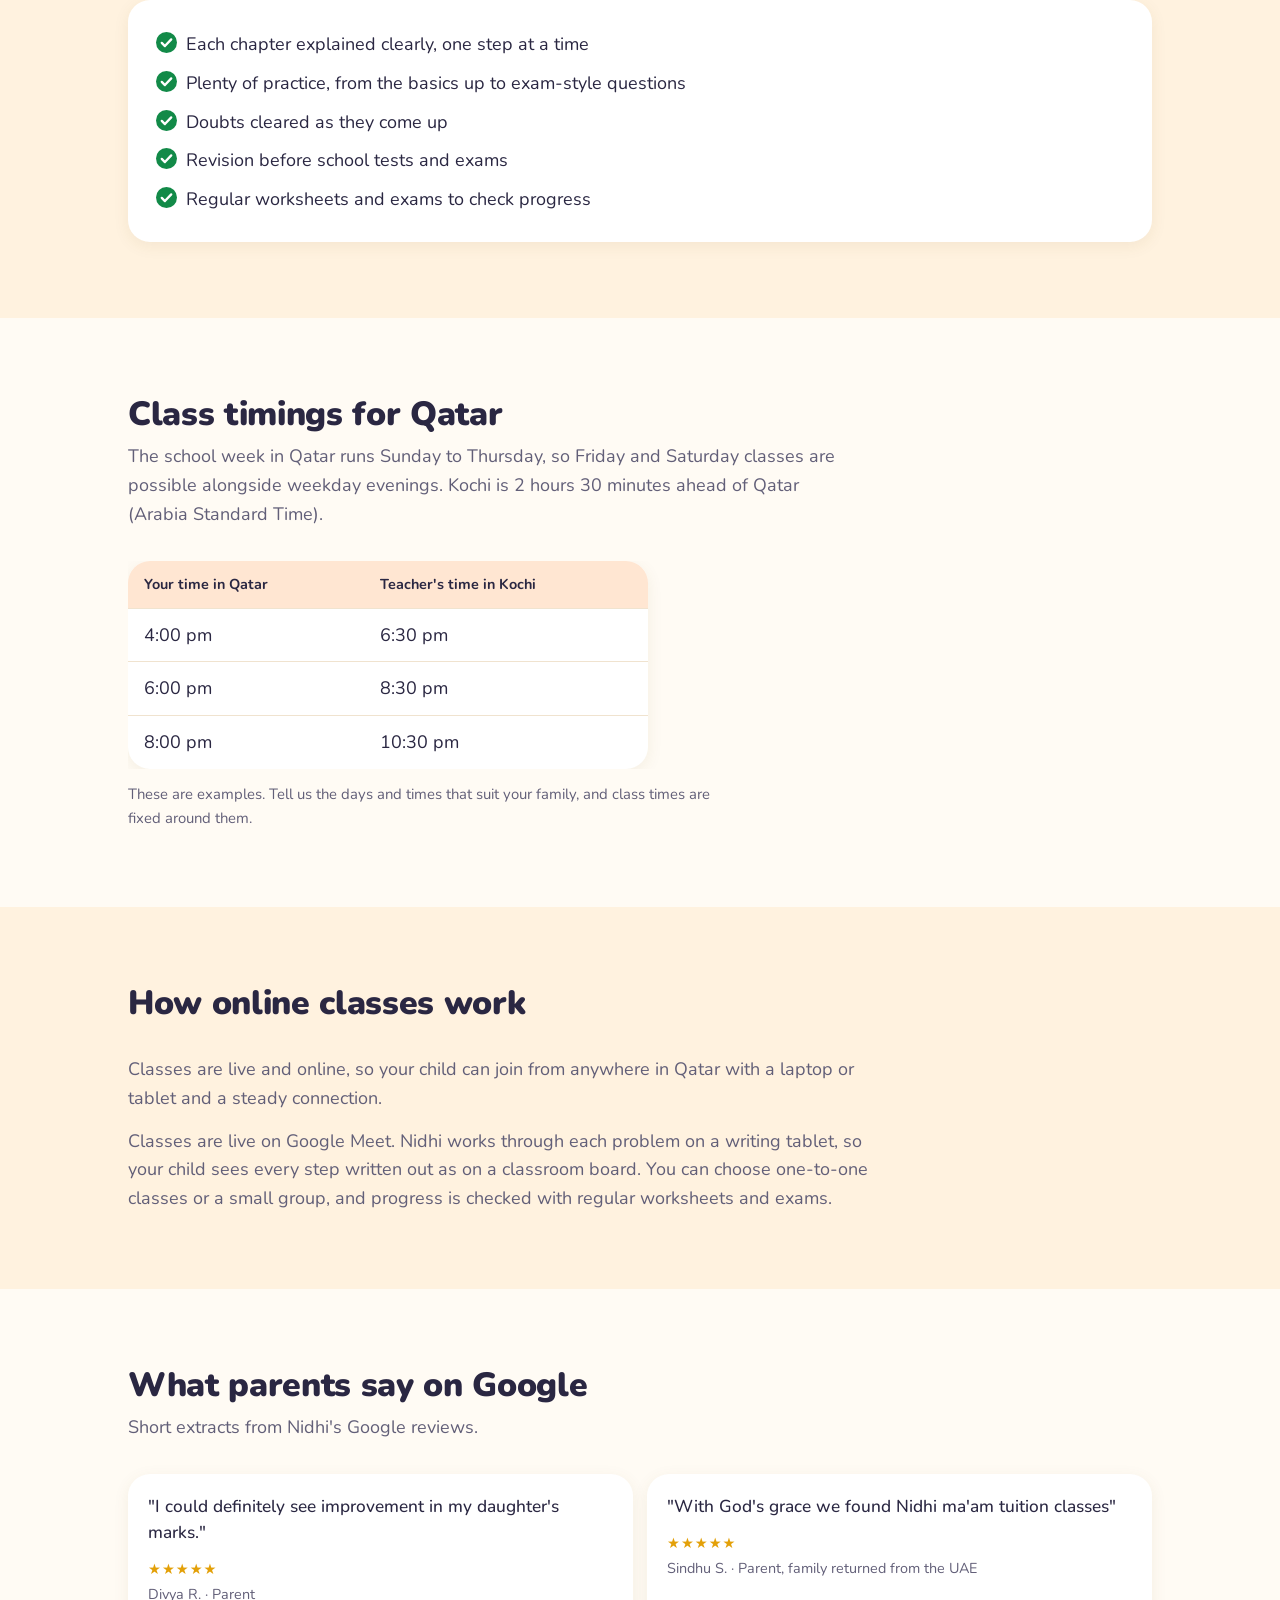
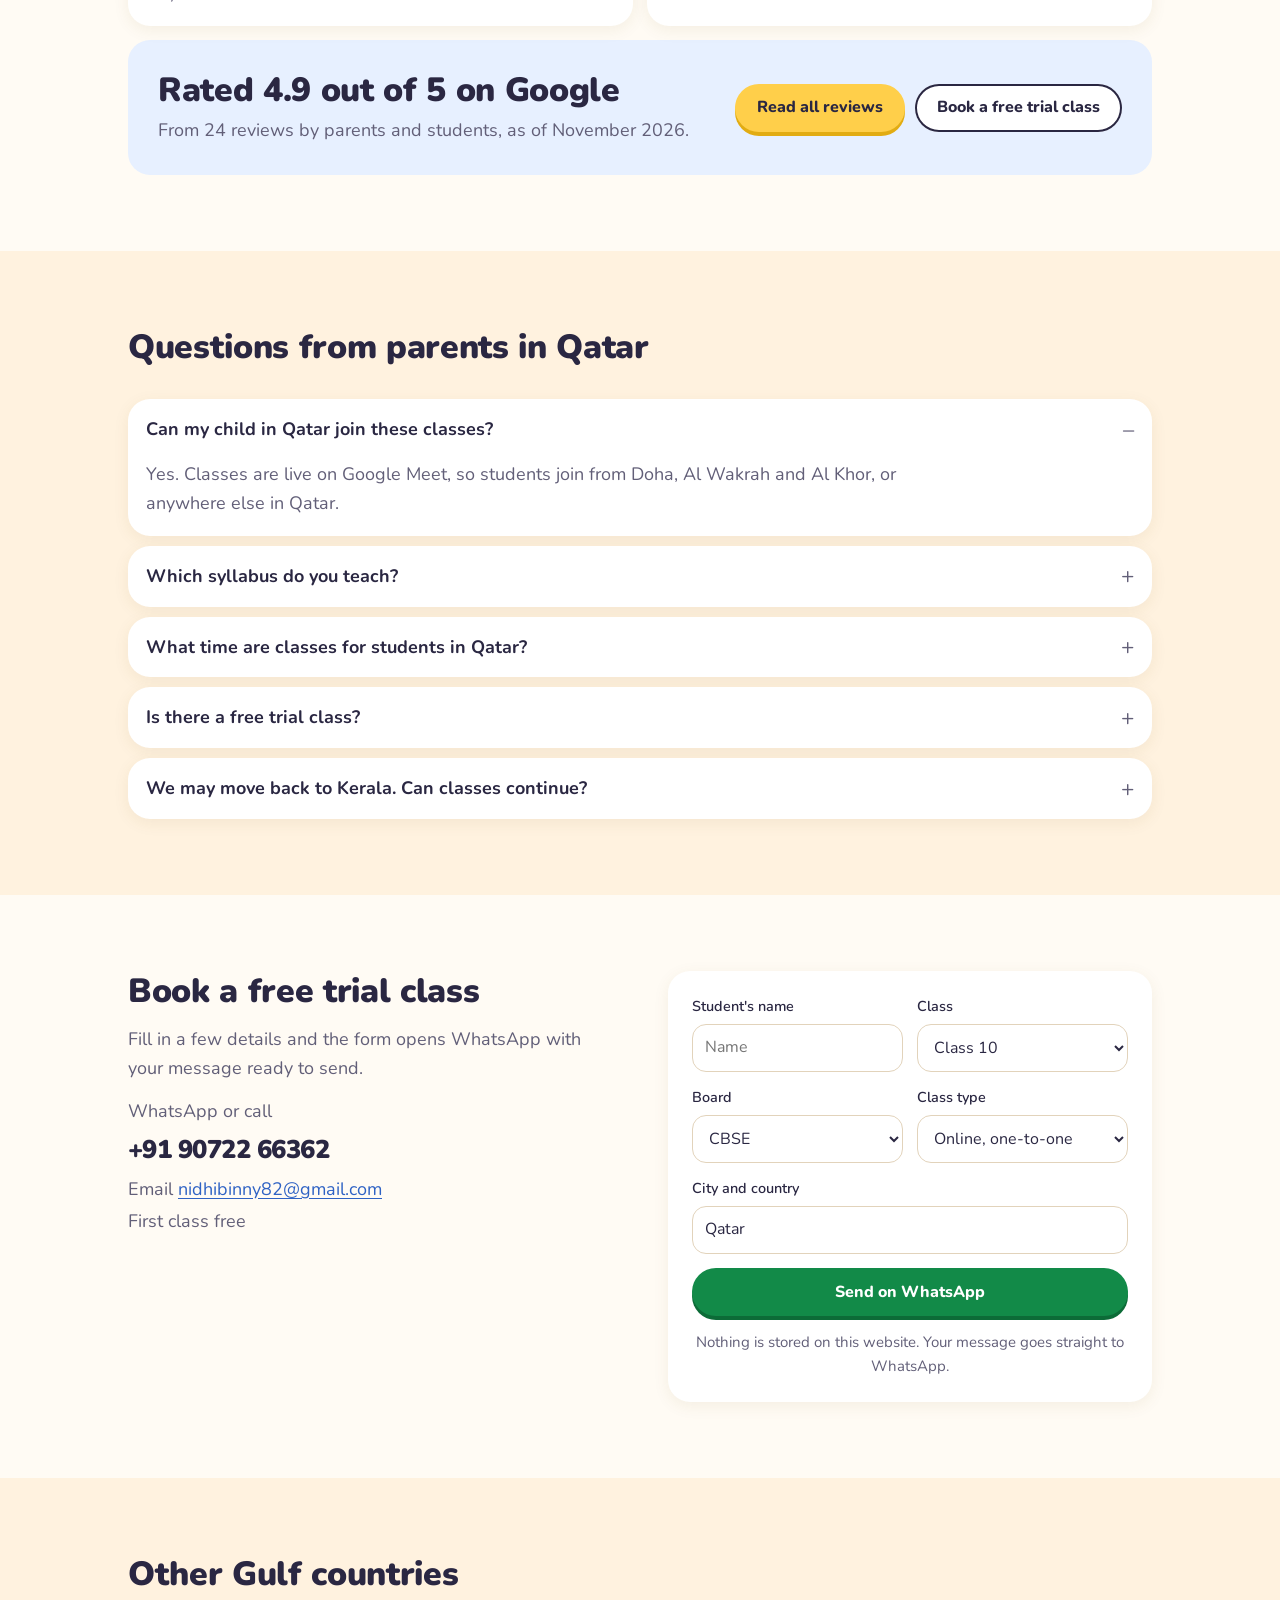
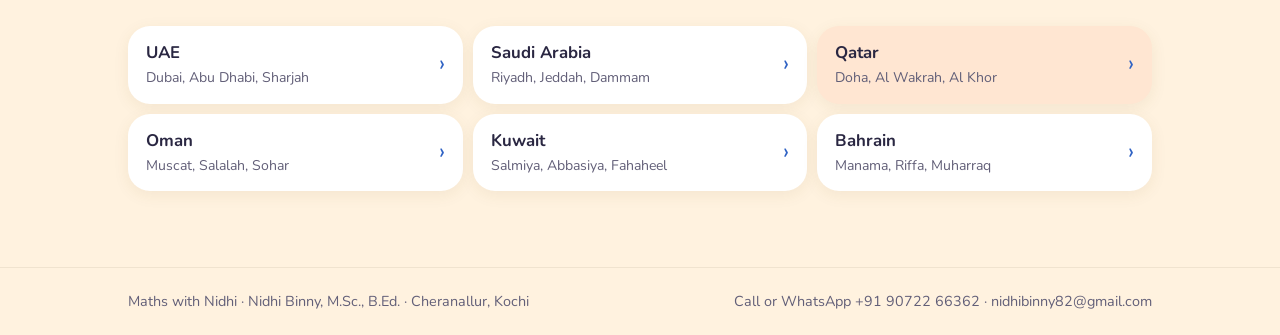
<file: online-maths-tuition-qatar.html>
<!DOCTYPE html>
<html lang="en">
<head>
<meta charset="utf-8">
<meta name="viewport" content="width=device-width, initial-scale=1">
<meta name="theme-color" content="#fffbf4">
<title>Online Maths Tuition in Qatar | CBSE &amp; ICSE, Classes 5 to 10 | Maths with Nidhi</title>
<meta name="description" content="Live online maths tuition for Indian students in Qatar. CBSE and ICSE, Classes 5 to 10, taught by Nidhi Binny, M.Sc., B.Ed. Free trial class.">
<meta property="og:type" content="website">
<meta property="og:title" content="Online Maths Tuition in Qatar | CBSE &amp; ICSE, Classes 5 to 10 | Maths with Nidhi">
<meta property="og:site_name" content="Maths with Nidhi">
<meta property="og:description" content="CBSE and ICSE maths, Classes 5 to 10. Free trial class.">
<meta property="og:image" content="img/nidhi-binny-maths-tutor.jpg">
<link rel="preconnect" href="https://fonts.googleapis.com">
<link rel="preconnect" href="https://fonts.gstatic.com" crossorigin>
<link href="https://fonts.googleapis.com/css2?family=Nunito:wght@400;600;700;800;900&display=swap" rel="stylesheet">
<script type="application/ld+json">
{
 "@context": "https://schema.org",
 "@graph": [
  {
   "@type": "Service",
   "name": "Online maths tuition in Qatar for CBSE and ICSE students",
   "serviceType": "Online maths tuition",
   "areaServed": {
    "@type": "Country",
    "name": "Qatar"
   },
   "availableLanguage": [
    "en"
   ],
   "provider": {
    "@type": "LocalBusiness",
    "name": "Maths with Nidhi",
    "alternateName": "Math Vision Tuition Class",
    "telephone": "+91 90722 66362",
    "address": {
     "@type": "PostalAddress",
     "streetAddress": "National Signature, Cheranallur",
     "addressLocality": "Ernakulam",
     "addressRegion": "Kerala",
     "postalCode": "682034",
     "addressCountry": "IN"
    }
   }
  },
  {
   "@type": "FAQPage",
   "mainEntity": [
    {
     "@type": "Question",
     "name": "Can my child in Qatar join these classes?",
     "acceptedAnswer": {
      "@type": "Answer",
      "text": "Yes. Classes are live on Google Meet, so students join from Doha, Al Wakrah and Al Khor, or anywhere else in Qatar."
     }
    },
    {
     "@type": "Question",
     "name": "Which syllabus do you teach?",
     "acceptedAnswer": {
      "@type": "Answer",
      "text": "Mathematics for CBSE and ICSE, from Class 5 to Class 10."
     }
    },
    {
     "@type": "Question",
     "name": "What time are classes for students in Qatar?",
     "acceptedAnswer": {
      "@type": "Answer",
      "text": "Class times are fixed to suit your family. Kochi is 2 hours 30 minutes ahead of Qatar, so a 6:00 pm class for you is 8:30 pm for the teacher."
     }
    },
    {
     "@type": "Question",
     "name": "Is there a free trial class?",
     "acceptedAnswer": {
      "@type": "Answer",
      "text": "Yes. The first class is a free trial."
     }
    },
    {
     "@type": "Question",
     "name": "We may move back to Kerala. Can classes continue?",
     "acceptedAnswer": {
      "@type": "Answer",
      "text": "Yes. Online classes carry on unchanged, and if you settle in Kochi your child can also attend in person at Cheranallur."
     }
    }
   ]
  }
 ]
}
</script>
<link rel="icon" href="favicon.svg" type="image/svg+xml">
<link rel="stylesheet" href="css/site.css?v=6">
</head>
<body>

<header class="top">
  <div class="wrap">
    <a class="brand" href="index.html" aria-label="Maths with Nidhi home">
      <span class="brand-name">Maths <i>with Nidhi</i></span>
    </a>
    <nav class="nav" aria-label="Main">
      <a class="link" href="index.html">Home</a>
      <a class="link" href="index.html#classes">Classes</a>
      <a class="link" href="index.html#about">About Nidhi</a>
      <a class="btn small" href="https://wa.me/919072266362?text=Hi%2C%20I%27d%20like%20to%20book%20a%20free%20trial%20maths%20class.%20We%20live%20in%20Qatar." rel="noopener">WhatsApp</a>
    </nav>
  </div>
</header>

<main id="top">
  <div class="hero">
    <div class="wrap">
      <div class="hero-copy">
        <p class="crumbs"><a href="index.html">Home</a> › <a href="index.html#gulf">Gulf students</a> › Qatar</p>
        <p class="eyebrow">Rated 4.9 on Google · Free trial class</p>
        <h1><span class="mark">Online maths tuition in Qatar</span> for CBSE and ICSE students</h1>
        <p class="lead">Live classes on Google Meet for Indian students in Doha, Al Wakrah and Al Khor. Taught by Nidhi Binny, a maths teacher from Kochi with an M.Sc. and B.Ed. in Mathematics and more than 15 years of teaching experience in India and abroad.</p>
        <div class="cta-row">
          <a class="btn" href="#contact">Book a free trial class</a>
          <a class="btn ghost" href="https://wa.me/919072266362?text=Hi%2C%20I%27d%20like%20to%20book%20a%20free%20trial%20maths%20class.%20We%20live%20in%20Qatar." rel="noopener">WhatsApp +91 90722 66362</a>
        </div>
      </div>
      <figure class="teacher"><img class="photo-img" src="img/nidhi-binny-maths-tutor.jpg" alt="Nidhi Binny, online maths tutor for students in Qatar" width="640" height="800"><figcaption><b>Hi, I'm Nidhi</b><span>A maths teacher from Kochi, Kerala</span><span>M.Sc., B.Ed. in Mathematics</span><span>15+ years of teaching</span></figcaption></figure>
    </div>
  </div>


  <div class="facts">
    <div class="wrap">
      <ul>
        <li><strong>15+ years</strong><span>Teaching in India and abroad</span></li>
        <li><strong>CBSE and ICSE</strong><span>Classes 5 to 10</span></li>
        <li><strong>4.9 on Google</strong><span>24 reviews from parents and students</span></li>
        <li><strong>Free trial class</strong><span>One-to-one or small group</span></li>
      </ul>
    </div>
  </div>

  <section>
    <div class="wrap">
      <div class="sec-head">
        <h2>Why parents in Qatar choose Nidhi</h2>
      </div>
      <div class="two">
        <div class="panel kochi">
          <h3>For your child</h3>
          <p>Maths is taught step by step, in English, the way the school textbook and the board exam expect it.</p>
          <ul>
            <li>Every problem worked out live on a writing tablet</li>
            <li>One-to-one classes or a small group</li>
            <li>Regular worksheets and exams to check progress</li>
          </ul>
        </div>
        <div class="panel abroad">
          <h3>For parents</h3>
          <p>A qualified teacher with school experience in both India and the Gulf, and a first class that costs nothing.</p>
          <ul>
            <li>M.Sc. and B.Ed. in Mathematics, 15+ years of teaching</li>
            <li>Class times fixed around your family's schedule</li>
            <li>Free trial class before you decide</li>
          </ul>
        </div>
      </div>
    </div>
  </section>

  <section class="plain">
    <div class="wrap">
      <div class="sec-head">
        <h2>CBSE and ICSE maths for students in Qatar</h2>
        <p>Indian schools in Qatar mostly follow CBSE. If your child is on ICSE, or will move to an ICSE school in Kerala later, those classes are available too, up to Class 10.</p>
      </div>
      <div class="panel">
        <ul>
          <li>Each chapter explained clearly, one step at a time</li>
          <li>Plenty of practice, from the basics up to exam-style questions</li>
          <li>Doubts cleared as they come up</li>
          <li>Revision before school tests and exams</li>
          <li>Regular worksheets and exams to check progress</li>
        </ul>
      </div>
    </div>
  </section>

  <section>
    <div class="wrap">
      <div class="sec-head">
        <h2>Class timings for Qatar</h2>
        <p>The school week in Qatar runs Sunday to Thursday, so Friday and Saturday classes are possible alongside weekday evenings. Kochi is 2 hours 30 minutes ahead of Qatar (Arabia Standard Time).</p>
      </div>
      <div class="times-wrap">
        <table class="times">
          <thead><tr><th>Your time in Qatar</th><th>Teacher's time in Kochi</th></tr></thead>
          <tbody><tr><td>4:00 pm</td><td>6:30 pm</td></tr><tr><td>6:00 pm</td><td>8:30 pm</td></tr><tr><td>8:00 pm</td><td>10:30 pm</td></tr></tbody>
        </table>
      </div>
      <p class="note">These are examples. Tell us the days and times that suit your family, and class times are fixed around them.</p>
    </div>
  </section>

  <section class="plain">
    <div class="wrap">
      <div class="sec-head"><h2>How online classes work</h2></div>
      <div class="prose">
        <p>Classes are live and online, so your child can join from anywhere in Qatar with a laptop or tablet and a steady connection.</p>
        <p>Classes are live on Google Meet. Nidhi works through each problem on a writing tablet, so your child sees every step written out as on a classroom board. You can choose one-to-one classes or a small group, and progress is checked with regular worksheets and exams.</p>
      </div>
    </div>
  </section>

  <section class="reviews">
    <div class="wrap">
      <div class="sec-head">
        <h2>What parents say on Google</h2>
        <p>Short extracts from Nidhi's Google reviews.</p>
      </div>
      <div class="quotes">
        <figure class="quote"><blockquote>"I could definitely see improvement in my daughter's marks."</blockquote><figcaption>Divya R. · Parent</figcaption></figure>
        <figure class="quote"><blockquote>"With God's grace we found Nidhi ma'am tuition classes"</blockquote><figcaption>Sindhu S. · Parent, family returned from the UAE</figcaption></figure>
      </div>
      <div class="box">
        <div>
          <h2>Rated 4.9 out of 5 on Google</h2>
          <p>From 24 reviews by parents and students, as of November 2026.</p>
        </div>
        <div class="cta-row">
          <a class="btn" href="https://www.google.com/search?q=math+vision#lrd=0x3b080d9edfd63d77:0x7103dc4fd0247eb7,1,,,," rel="noopener">Read all reviews</a>
          <a class="btn ghost light" href="#contact">Book a free trial class</a>
        </div>
      </div>
    </div>
  </section>

  <section class="faq" id="faq">
    <div class="wrap">
      <div class="sec-head"><h2>Questions from parents in Qatar</h2></div>
      <details open>
        <summary>Can my child in Qatar join these classes?</summary>
        <p>Yes. Classes are live on Google Meet, so students join from Doha, Al Wakrah and Al Khor, or anywhere else in Qatar.</p>
      </details>
      <details>
        <summary>Which syllabus do you teach?</summary>
        <p>Mathematics for CBSE and ICSE, from Class 5 to Class 10.</p>
      </details>
      <details>
        <summary>What time are classes for students in Qatar?</summary>
        <p>Class times are fixed to suit your family. Kochi is 2 hours 30 minutes ahead of Qatar, so a 6:00 pm class for you is 8:30 pm for the teacher.</p>
      </details>
      <details>
        <summary>Is there a free trial class?</summary>
        <p>Yes. The first class is a free trial.</p>
      </details>
      <details>
        <summary>We may move back to Kerala. Can classes continue?</summary>
        <p>Yes. Online classes carry on unchanged, and if you settle in Kochi your child can also attend in person at Cheranallur.</p>
      </details>
    </div>
  </section>

  <section class="contact" id="contact">
    <div class="wrap">
      <div class="contact-copy">
        <h2>Book a free trial class</h2>
        <p>Fill in a few details and the form opens WhatsApp with your message ready to send.</p>
        <div class="lines">
          <span>WhatsApp or call</span>
          <b><a href="tel:+919072266362">+91 90722 66362</a></b>
          <span>Email <a href="mailto:nidhibinny82@gmail.com">nidhibinny82@gmail.com</a></span>
          <span>First class free</span>
        </div>
      </div>
      <form id="enquiry">
        <label>Student's name<input id="f-name" type="text" autocomplete="off" placeholder="Name"></label>
        <label>Class
          <select id="f-class">
            <option selected>Class 10</option><option>Class 9</option><option>Class 8</option><option>Class 7</option><option>Class 6</option><option>Class 5</option>
          </select>
        </label>
        <label>Board
          <select id="f-board"><option>CBSE</option><option>ICSE</option></select>
        </label>
        <label>Class type
          <select id="f-mode"><option>Online, one-to-one</option><option>Online, small group</option></select>
        </label>
        <label class="full">City and country<input id="f-place" type="text" autocomplete="off" value="Qatar"></label>
        <a class="btn full" id="f-send" href="https://wa.me/919072266362" rel="noopener">Send on WhatsApp</a>
        <small class="full">Nothing is stored on this website. Your message goes straight to WhatsApp.</small>
      </form>
    </div>
  </section>

  <section>
    <div class="wrap">
      <div class="sec-head"><h2>Other Gulf countries</h2></div>
      <div class="countries">
        <a href="online-maths-tuition-uae.html"><b>UAE</b><span>Dubai, Abu Dhabi, Sharjah</span></a>
        <a href="online-maths-tuition-saudi-arabia.html"><b>Saudi Arabia</b><span>Riyadh, Jeddah, Dammam</span></a>
        <a href="online-maths-tuition-qatar.html" aria-current="page"><b>Qatar</b><span>Doha, Al Wakrah, Al Khor</span></a>
        <a href="online-maths-tuition-oman.html"><b>Oman</b><span>Muscat, Salalah, Sohar</span></a>
        <a href="online-maths-tuition-kuwait.html"><b>Kuwait</b><span>Salmiya, Abbasiya, Fahaheel</span></a>
        <a href="online-maths-tuition-bahrain.html"><b>Bahrain</b><span>Manama, Riffa, Muharraq</span></a>
      </div>
    </div>
  </section>
</main>

<div class="actionbar">
  <a class="btn call" href="tel:+919072266362">Call</a>
  <a class="btn" href="https://wa.me/919072266362?text=Hi%2C%20I%27d%20like%20to%20book%20a%20free%20trial%20maths%20class." rel="noopener">WhatsApp free trial</a>
</div>

<footer>
  <div class="wrap">
    <span>Maths with Nidhi · Nidhi Binny, M.Sc., B.Ed. · Cheranallur, Kochi</span>
    <span>Call or WhatsApp +91 90722 66362 · nidhibinny82@gmail.com</span>
  </div>
</footer>

<script>
(function () {
  var ids = ["f-name", "f-class", "f-board", "f-mode", "f-place"];
  var send = document.getElementById("f-send");
  function val(id) { return document.getElementById(id).value.trim(); }
  function build() {
    var lines = ["Hi, I'd like to book a free trial maths class with Nidhi teacher."];
    if (val("f-name")) lines.push("Student: " + val("f-name"));
    lines.push("Class: " + val("f-class") + " (" + val("f-board") + ")");
    lines.push("Class type: " + val("f-mode"));
    if (val("f-place")) lines.push("Location: " + val("f-place"));
    send.href = "https://wa.me/919072266362?text=" + encodeURIComponent(lines.join("\n"));
  }
  ids.forEach(function (id) {
    var el = document.getElementById(id);
    el.addEventListener("input", build);
    el.addEventListener("change", build);
  });
  document.getElementById("enquiry").addEventListener("submit", function (e) { e.preventDefault(); });
  build();
})();
</script>
</body>
</html>
</file>
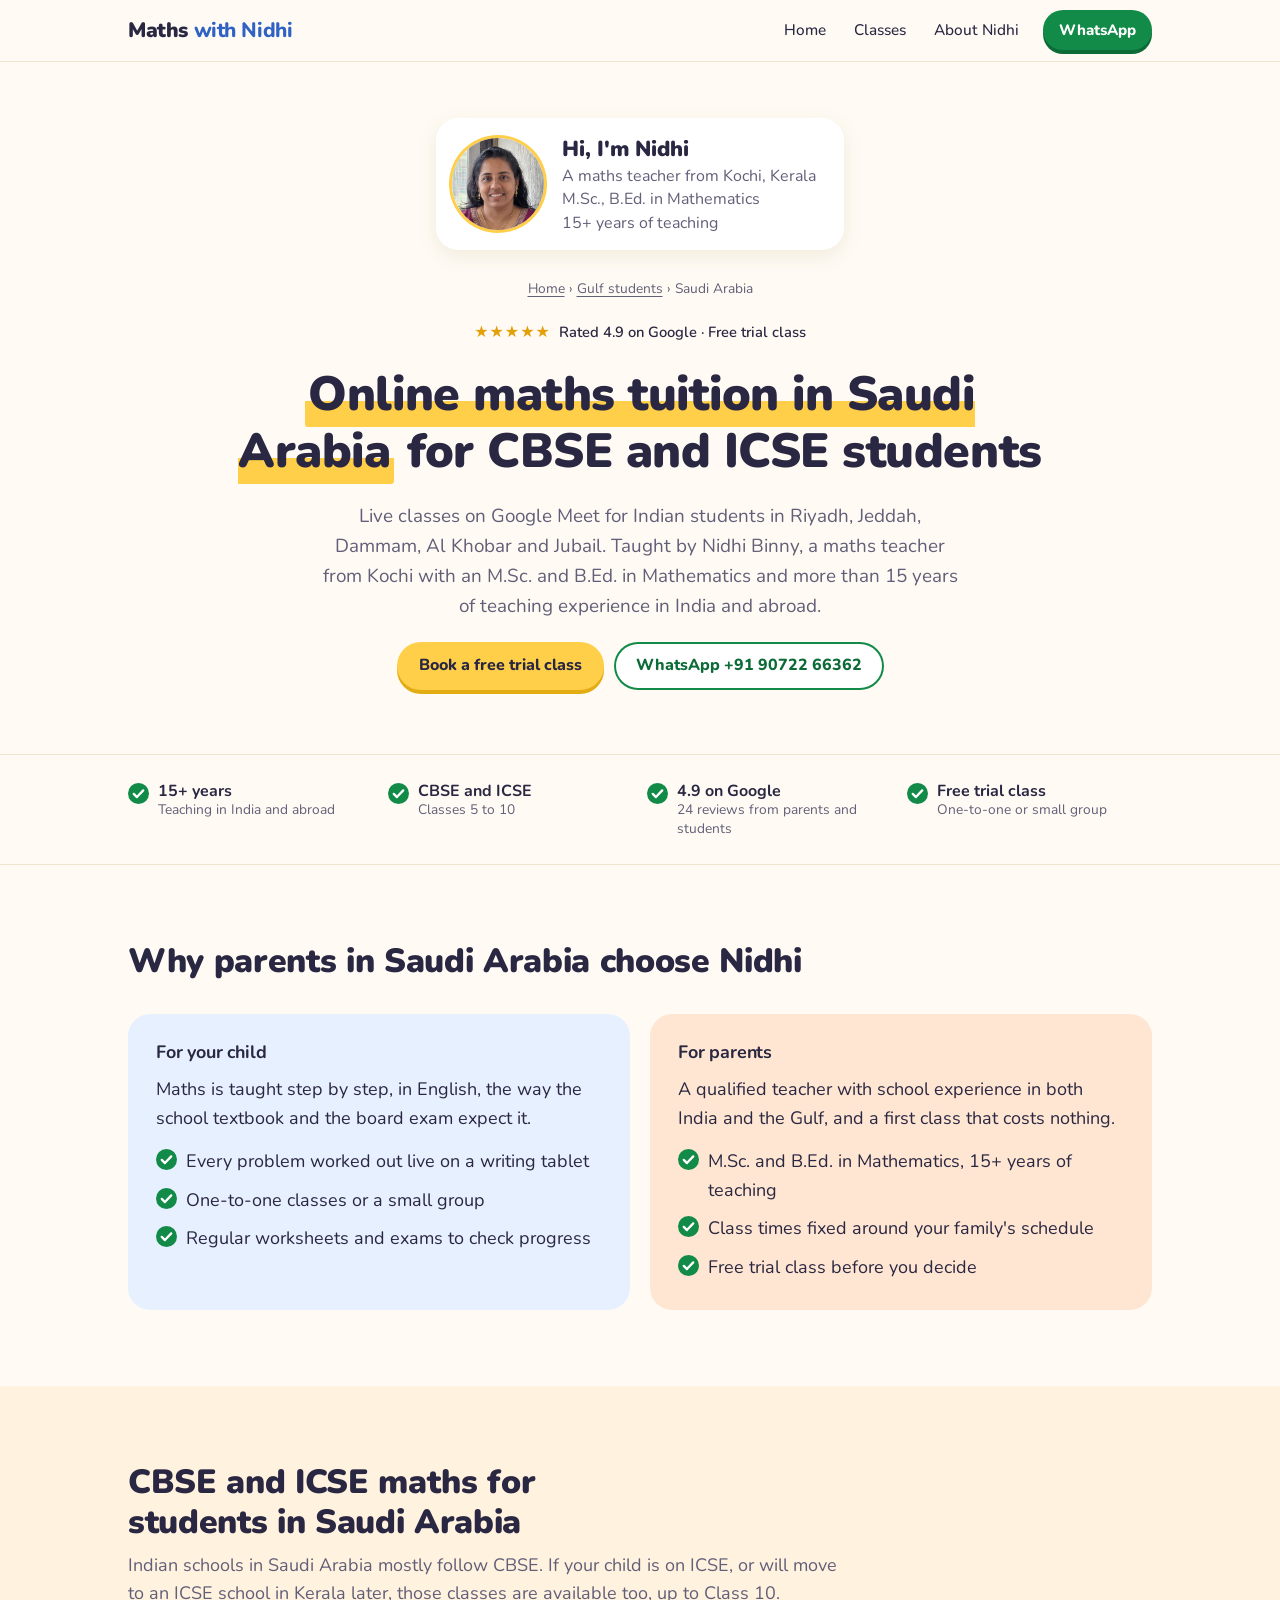
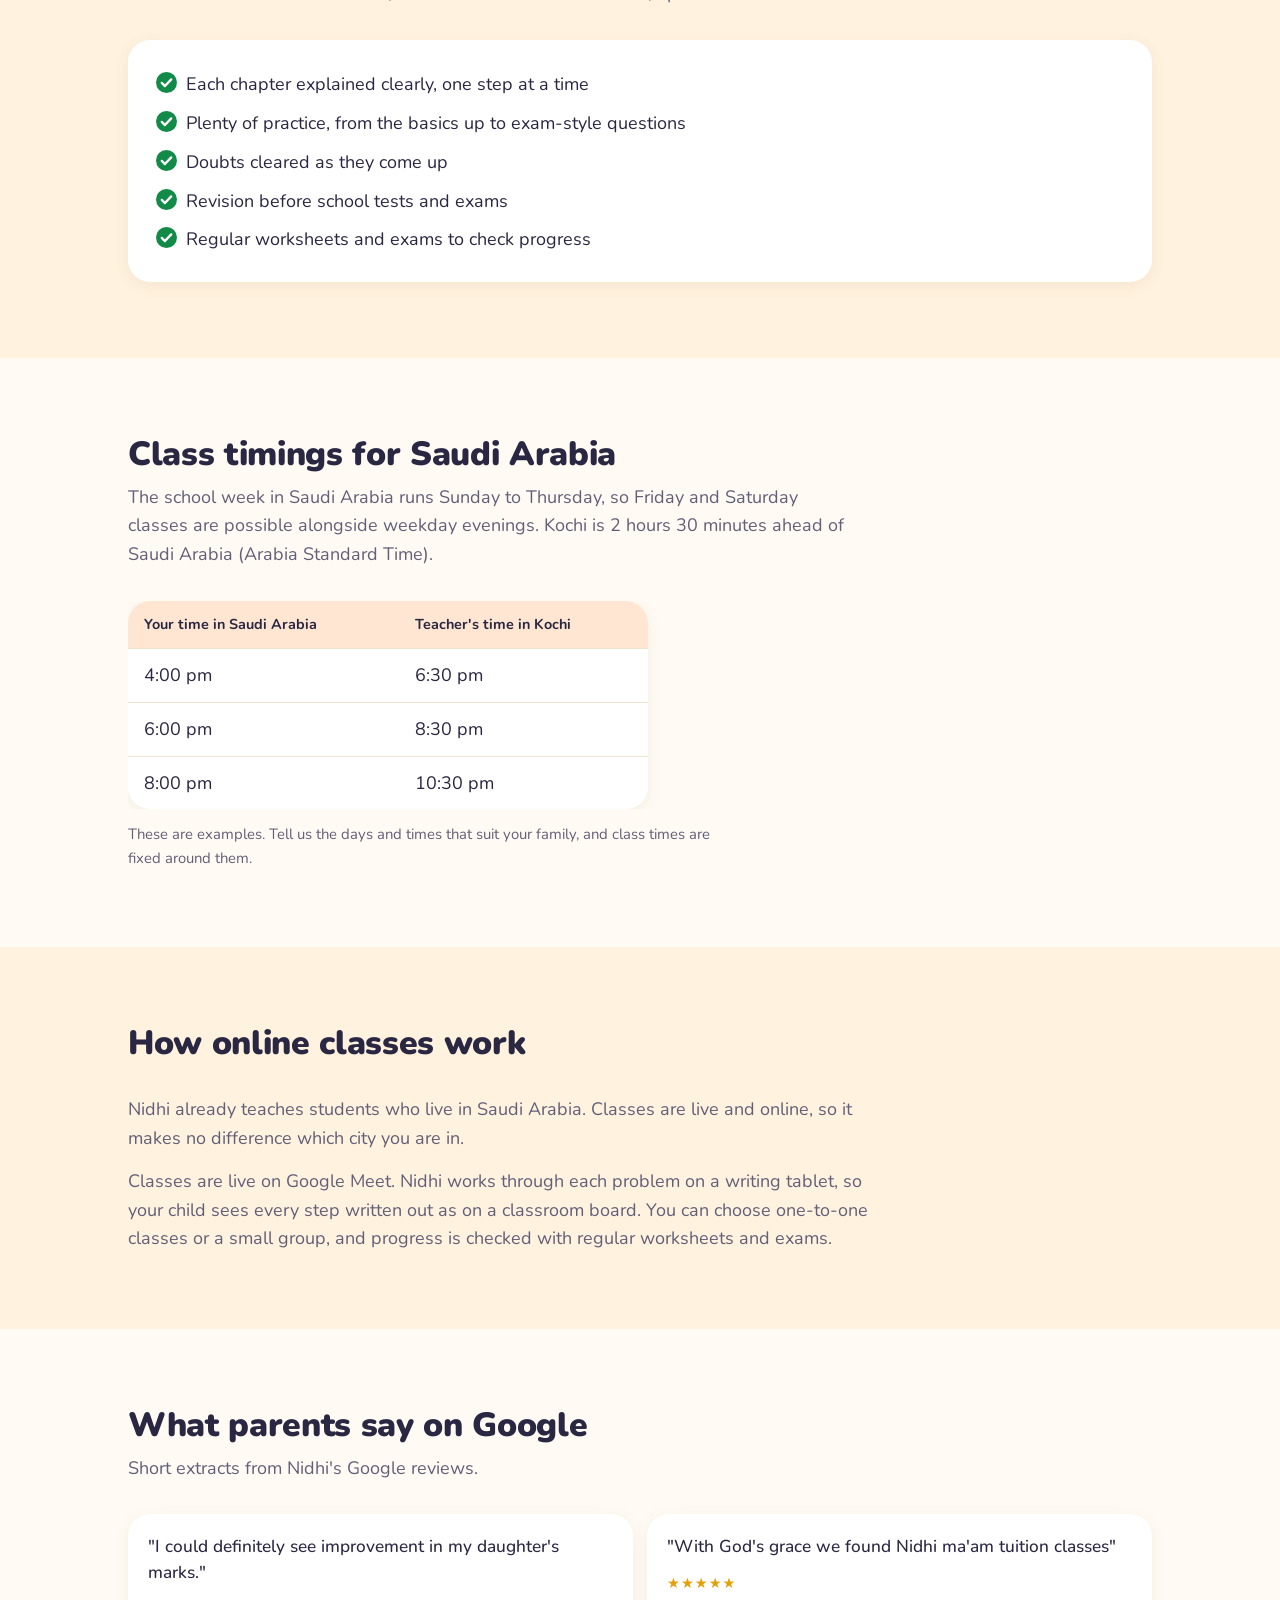
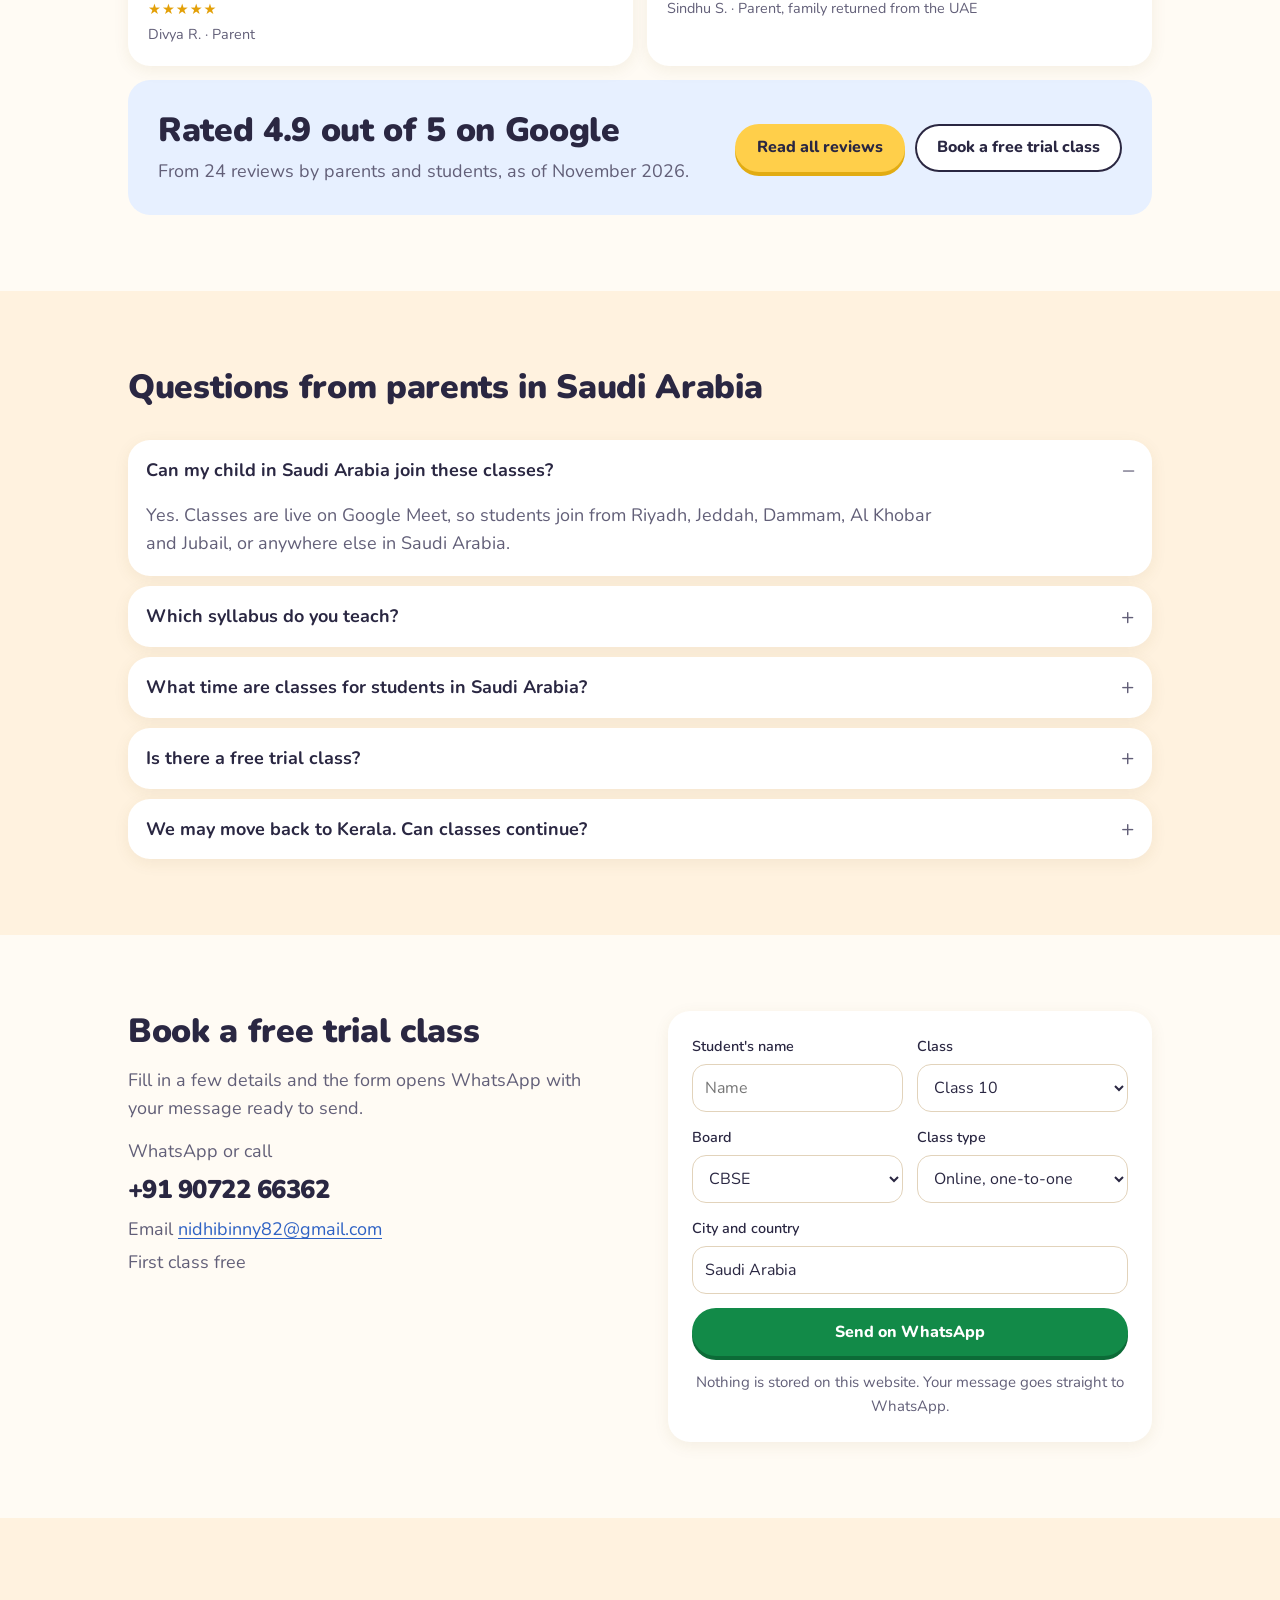
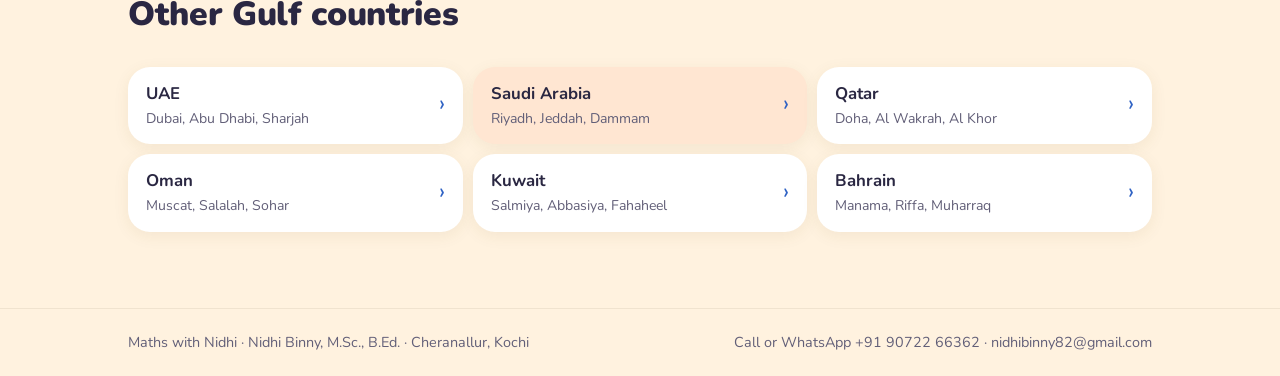
<file: online-maths-tuition-saudi-arabia.html>
<!DOCTYPE html>
<html lang="en">
<head>
<meta charset="utf-8">
<meta name="viewport" content="width=device-width, initial-scale=1">
<meta name="theme-color" content="#fffbf4">
<title>Online Maths Tuition in Saudi Arabia | CBSE &amp; ICSE, Classes 5 to 10 | Maths with Nidhi</title>
<meta name="description" content="Live online maths tuition for Indian students in Saudi Arabia. CBSE and ICSE, Classes 5 to 10, taught by Nidhi Binny, M.Sc., B.Ed. Free trial class.">
<meta property="og:type" content="website">
<meta property="og:title" content="Online Maths Tuition in Saudi Arabia | CBSE &amp; ICSE, Classes 5 to 10 | Maths with Nidhi">
<meta property="og:site_name" content="Maths with Nidhi">
<meta property="og:description" content="CBSE and ICSE maths, Classes 5 to 10. Free trial class.">
<meta property="og:image" content="img/nidhi-binny-maths-tutor.jpg">
<link rel="preconnect" href="https://fonts.googleapis.com">
<link rel="preconnect" href="https://fonts.gstatic.com" crossorigin>
<link href="https://fonts.googleapis.com/css2?family=Nunito:wght@400;600;700;800;900&display=swap" rel="stylesheet">
<script type="application/ld+json">
{
 "@context": "https://schema.org",
 "@graph": [
  {
   "@type": "Service",
   "name": "Online maths tuition in Saudi Arabia for CBSE and ICSE students",
   "serviceType": "Online maths tuition",
   "areaServed": {
    "@type": "Country",
    "name": "Saudi Arabia"
   },
   "availableLanguage": [
    "en"
   ],
   "provider": {
    "@type": "LocalBusiness",
    "name": "Maths with Nidhi",
    "alternateName": "Math Vision Tuition Class",
    "telephone": "+91 90722 66362",
    "address": {
     "@type": "PostalAddress",
     "streetAddress": "National Signature, Cheranallur",
     "addressLocality": "Ernakulam",
     "addressRegion": "Kerala",
     "postalCode": "682034",
     "addressCountry": "IN"
    }
   }
  },
  {
   "@type": "FAQPage",
   "mainEntity": [
    {
     "@type": "Question",
     "name": "Can my child in Saudi Arabia join these classes?",
     "acceptedAnswer": {
      "@type": "Answer",
      "text": "Yes. Classes are live on Google Meet, so students join from Riyadh, Jeddah, Dammam, Al Khobar and Jubail, or anywhere else in Saudi Arabia."
     }
    },
    {
     "@type": "Question",
     "name": "Which syllabus do you teach?",
     "acceptedAnswer": {
      "@type": "Answer",
      "text": "Mathematics for CBSE and ICSE, from Class 5 to Class 10."
     }
    },
    {
     "@type": "Question",
     "name": "What time are classes for students in Saudi Arabia?",
     "acceptedAnswer": {
      "@type": "Answer",
      "text": "Class times are fixed to suit your family. Kochi is 2 hours 30 minutes ahead of Saudi Arabia, so a 6:00 pm class for you is 8:30 pm for the teacher."
     }
    },
    {
     "@type": "Question",
     "name": "Is there a free trial class?",
     "acceptedAnswer": {
      "@type": "Answer",
      "text": "Yes. The first class is a free trial."
     }
    },
    {
     "@type": "Question",
     "name": "We may move back to Kerala. Can classes continue?",
     "acceptedAnswer": {
      "@type": "Answer",
      "text": "Yes. Online classes carry on unchanged, and if you settle in Kochi your child can also attend in person at Cheranallur."
     }
    }
   ]
  }
 ]
}
</script>
<link rel="icon" href="favicon.svg" type="image/svg+xml">
<link rel="stylesheet" href="css/site.css?v=6">
</head>
<body>

<header class="top">
  <div class="wrap">
    <a class="brand" href="index.html" aria-label="Maths with Nidhi home">
      <span class="brand-name">Maths <i>with Nidhi</i></span>
    </a>
    <nav class="nav" aria-label="Main">
      <a class="link" href="index.html">Home</a>
      <a class="link" href="index.html#classes">Classes</a>
      <a class="link" href="index.html#about">About Nidhi</a>
      <a class="btn small" href="https://wa.me/919072266362?text=Hi%2C%20I%27d%20like%20to%20book%20a%20free%20trial%20maths%20class.%20We%20live%20in%20Saudi%20Arabia." rel="noopener">WhatsApp</a>
    </nav>
  </div>
</header>

<main id="top">
  <div class="hero">
    <div class="wrap">
      <div class="hero-copy">
        <p class="crumbs"><a href="index.html">Home</a> › <a href="index.html#gulf">Gulf students</a> › Saudi Arabia</p>
        <p class="eyebrow">Rated 4.9 on Google · Free trial class</p>
        <h1><span class="mark">Online maths tuition in Saudi Arabia</span> for CBSE and ICSE students</h1>
        <p class="lead">Live classes on Google Meet for Indian students in Riyadh, Jeddah, Dammam, Al Khobar and Jubail. Taught by Nidhi Binny, a maths teacher from Kochi with an M.Sc. and B.Ed. in Mathematics and more than 15 years of teaching experience in India and abroad.</p>
        <div class="cta-row">
          <a class="btn" href="#contact">Book a free trial class</a>
          <a class="btn ghost" href="https://wa.me/919072266362?text=Hi%2C%20I%27d%20like%20to%20book%20a%20free%20trial%20maths%20class.%20We%20live%20in%20Saudi%20Arabia." rel="noopener">WhatsApp +91 90722 66362</a>
        </div>
      </div>
      <figure class="teacher"><img class="photo-img" src="img/nidhi-binny-maths-tutor.jpg" alt="Nidhi Binny, online maths tutor for students in Saudi Arabia" width="640" height="800"><figcaption><b>Hi, I'm Nidhi</b><span>A maths teacher from Kochi, Kerala</span><span>M.Sc., B.Ed. in Mathematics</span><span>15+ years of teaching</span></figcaption></figure>
    </div>
  </div>


  <div class="facts">
    <div class="wrap">
      <ul>
        <li><strong>15+ years</strong><span>Teaching in India and abroad</span></li>
        <li><strong>CBSE and ICSE</strong><span>Classes 5 to 10</span></li>
        <li><strong>4.9 on Google</strong><span>24 reviews from parents and students</span></li>
        <li><strong>Free trial class</strong><span>One-to-one or small group</span></li>
      </ul>
    </div>
  </div>

  <section>
    <div class="wrap">
      <div class="sec-head">
        <h2>Why parents in Saudi Arabia choose Nidhi</h2>
      </div>
      <div class="two">
        <div class="panel kochi">
          <h3>For your child</h3>
          <p>Maths is taught step by step, in English, the way the school textbook and the board exam expect it.</p>
          <ul>
            <li>Every problem worked out live on a writing tablet</li>
            <li>One-to-one classes or a small group</li>
            <li>Regular worksheets and exams to check progress</li>
          </ul>
        </div>
        <div class="panel abroad">
          <h3>For parents</h3>
          <p>A qualified teacher with school experience in both India and the Gulf, and a first class that costs nothing.</p>
          <ul>
            <li>M.Sc. and B.Ed. in Mathematics, 15+ years of teaching</li>
            <li>Class times fixed around your family's schedule</li>
            <li>Free trial class before you decide</li>
          </ul>
        </div>
      </div>
    </div>
  </section>

  <section class="plain">
    <div class="wrap">
      <div class="sec-head">
        <h2>CBSE and ICSE maths for students in Saudi Arabia</h2>
        <p>Indian schools in Saudi Arabia mostly follow CBSE. If your child is on ICSE, or will move to an ICSE school in Kerala later, those classes are available too, up to Class 10.</p>
      </div>
      <div class="panel">
        <ul>
          <li>Each chapter explained clearly, one step at a time</li>
          <li>Plenty of practice, from the basics up to exam-style questions</li>
          <li>Doubts cleared as they come up</li>
          <li>Revision before school tests and exams</li>
          <li>Regular worksheets and exams to check progress</li>
        </ul>
      </div>
    </div>
  </section>

  <section>
    <div class="wrap">
      <div class="sec-head">
        <h2>Class timings for Saudi Arabia</h2>
        <p>The school week in Saudi Arabia runs Sunday to Thursday, so Friday and Saturday classes are possible alongside weekday evenings. Kochi is 2 hours 30 minutes ahead of Saudi Arabia (Arabia Standard Time).</p>
      </div>
      <div class="times-wrap">
        <table class="times">
          <thead><tr><th>Your time in Saudi Arabia</th><th>Teacher's time in Kochi</th></tr></thead>
          <tbody><tr><td>4:00 pm</td><td>6:30 pm</td></tr><tr><td>6:00 pm</td><td>8:30 pm</td></tr><tr><td>8:00 pm</td><td>10:30 pm</td></tr></tbody>
        </table>
      </div>
      <p class="note">These are examples. Tell us the days and times that suit your family, and class times are fixed around them.</p>
    </div>
  </section>

  <section class="plain">
    <div class="wrap">
      <div class="sec-head"><h2>How online classes work</h2></div>
      <div class="prose">
        <p>Nidhi already teaches students who live in Saudi Arabia. Classes are live and online, so it makes no difference which city you are in.</p>
        <p>Classes are live on Google Meet. Nidhi works through each problem on a writing tablet, so your child sees every step written out as on a classroom board. You can choose one-to-one classes or a small group, and progress is checked with regular worksheets and exams.</p>
      </div>
    </div>
  </section>

  <section class="reviews">
    <div class="wrap">
      <div class="sec-head">
        <h2>What parents say on Google</h2>
        <p>Short extracts from Nidhi's Google reviews.</p>
      </div>
      <div class="quotes">
        <figure class="quote"><blockquote>"I could definitely see improvement in my daughter's marks."</blockquote><figcaption>Divya R. · Parent</figcaption></figure>
        <figure class="quote"><blockquote>"With God's grace we found Nidhi ma'am tuition classes"</blockquote><figcaption>Sindhu S. · Parent, family returned from the UAE</figcaption></figure>
      </div>
      <div class="box">
        <div>
          <h2>Rated 4.9 out of 5 on Google</h2>
          <p>From 24 reviews by parents and students, as of November 2026.</p>
        </div>
        <div class="cta-row">
          <a class="btn" href="https://www.google.com/search?q=math+vision#lrd=0x3b080d9edfd63d77:0x7103dc4fd0247eb7,1,,,," rel="noopener">Read all reviews</a>
          <a class="btn ghost light" href="#contact">Book a free trial class</a>
        </div>
      </div>
    </div>
  </section>

  <section class="faq" id="faq">
    <div class="wrap">
      <div class="sec-head"><h2>Questions from parents in Saudi Arabia</h2></div>
      <details open>
        <summary>Can my child in Saudi Arabia join these classes?</summary>
        <p>Yes. Classes are live on Google Meet, so students join from Riyadh, Jeddah, Dammam, Al Khobar and Jubail, or anywhere else in Saudi Arabia.</p>
      </details>
      <details>
        <summary>Which syllabus do you teach?</summary>
        <p>Mathematics for CBSE and ICSE, from Class 5 to Class 10.</p>
      </details>
      <details>
        <summary>What time are classes for students in Saudi Arabia?</summary>
        <p>Class times are fixed to suit your family. Kochi is 2 hours 30 minutes ahead of Saudi Arabia, so a 6:00 pm class for you is 8:30 pm for the teacher.</p>
      </details>
      <details>
        <summary>Is there a free trial class?</summary>
        <p>Yes. The first class is a free trial.</p>
      </details>
      <details>
        <summary>We may move back to Kerala. Can classes continue?</summary>
        <p>Yes. Online classes carry on unchanged, and if you settle in Kochi your child can also attend in person at Cheranallur.</p>
      </details>
    </div>
  </section>

  <section class="contact" id="contact">
    <div class="wrap">
      <div class="contact-copy">
        <h2>Book a free trial class</h2>
        <p>Fill in a few details and the form opens WhatsApp with your message ready to send.</p>
        <div class="lines">
          <span>WhatsApp or call</span>
          <b><a href="tel:+919072266362">+91 90722 66362</a></b>
          <span>Email <a href="mailto:nidhibinny82@gmail.com">nidhibinny82@gmail.com</a></span>
          <span>First class free</span>
        </div>
      </div>
      <form id="enquiry">
        <label>Student's name<input id="f-name" type="text" autocomplete="off" placeholder="Name"></label>
        <label>Class
          <select id="f-class">
            <option selected>Class 10</option><option>Class 9</option><option>Class 8</option><option>Class 7</option><option>Class 6</option><option>Class 5</option>
          </select>
        </label>
        <label>Board
          <select id="f-board"><option>CBSE</option><option>ICSE</option></select>
        </label>
        <label>Class type
          <select id="f-mode"><option>Online, one-to-one</option><option>Online, small group</option></select>
        </label>
        <label class="full">City and country<input id="f-place" type="text" autocomplete="off" value="Saudi Arabia"></label>
        <a class="btn full" id="f-send" href="https://wa.me/919072266362" rel="noopener">Send on WhatsApp</a>
        <small class="full">Nothing is stored on this website. Your message goes straight to WhatsApp.</small>
      </form>
    </div>
  </section>

  <section>
    <div class="wrap">
      <div class="sec-head"><h2>Other Gulf countries</h2></div>
      <div class="countries">
        <a href="online-maths-tuition-uae.html"><b>UAE</b><span>Dubai, Abu Dhabi, Sharjah</span></a>
        <a href="online-maths-tuition-saudi-arabia.html" aria-current="page"><b>Saudi Arabia</b><span>Riyadh, Jeddah, Dammam</span></a>
        <a href="online-maths-tuition-qatar.html"><b>Qatar</b><span>Doha, Al Wakrah, Al Khor</span></a>
        <a href="online-maths-tuition-oman.html"><b>Oman</b><span>Muscat, Salalah, Sohar</span></a>
        <a href="online-maths-tuition-kuwait.html"><b>Kuwait</b><span>Salmiya, Abbasiya, Fahaheel</span></a>
        <a href="online-maths-tuition-bahrain.html"><b>Bahrain</b><span>Manama, Riffa, Muharraq</span></a>
      </div>
    </div>
  </section>
</main>

<div class="actionbar">
  <a class="btn call" href="tel:+919072266362">Call</a>
  <a class="btn" href="https://wa.me/919072266362?text=Hi%2C%20I%27d%20like%20to%20book%20a%20free%20trial%20maths%20class." rel="noopener">WhatsApp free trial</a>
</div>

<footer>
  <div class="wrap">
    <span>Maths with Nidhi · Nidhi Binny, M.Sc., B.Ed. · Cheranallur, Kochi</span>
    <span>Call or WhatsApp +91 90722 66362 · nidhibinny82@gmail.com</span>
  </div>
</footer>

<script>
(function () {
  var ids = ["f-name", "f-class", "f-board", "f-mode", "f-place"];
  var send = document.getElementById("f-send");
  function val(id) { return document.getElementById(id).value.trim(); }
  function build() {
    var lines = ["Hi, I'd like to book a free trial maths class with Nidhi teacher."];
    if (val("f-name")) lines.push("Student: " + val("f-name"));
    lines.push("Class: " + val("f-class") + " (" + val("f-board") + ")");
    lines.push("Class type: " + val("f-mode"));
    if (val("f-place")) lines.push("Location: " + val("f-place"));
    send.href = "https://wa.me/919072266362?text=" + encodeURIComponent(lines.join("\n"));
  }
  ids.forEach(function (id) {
    var el = document.getElementById(id);
    el.addEventListener("input", build);
    el.addEventListener("change", build);
  });
  document.getElementById("enquiry").addEventListener("submit", function (e) { e.preventDefault(); });
  build();
})();
</script>
</body>
</html>
</file>
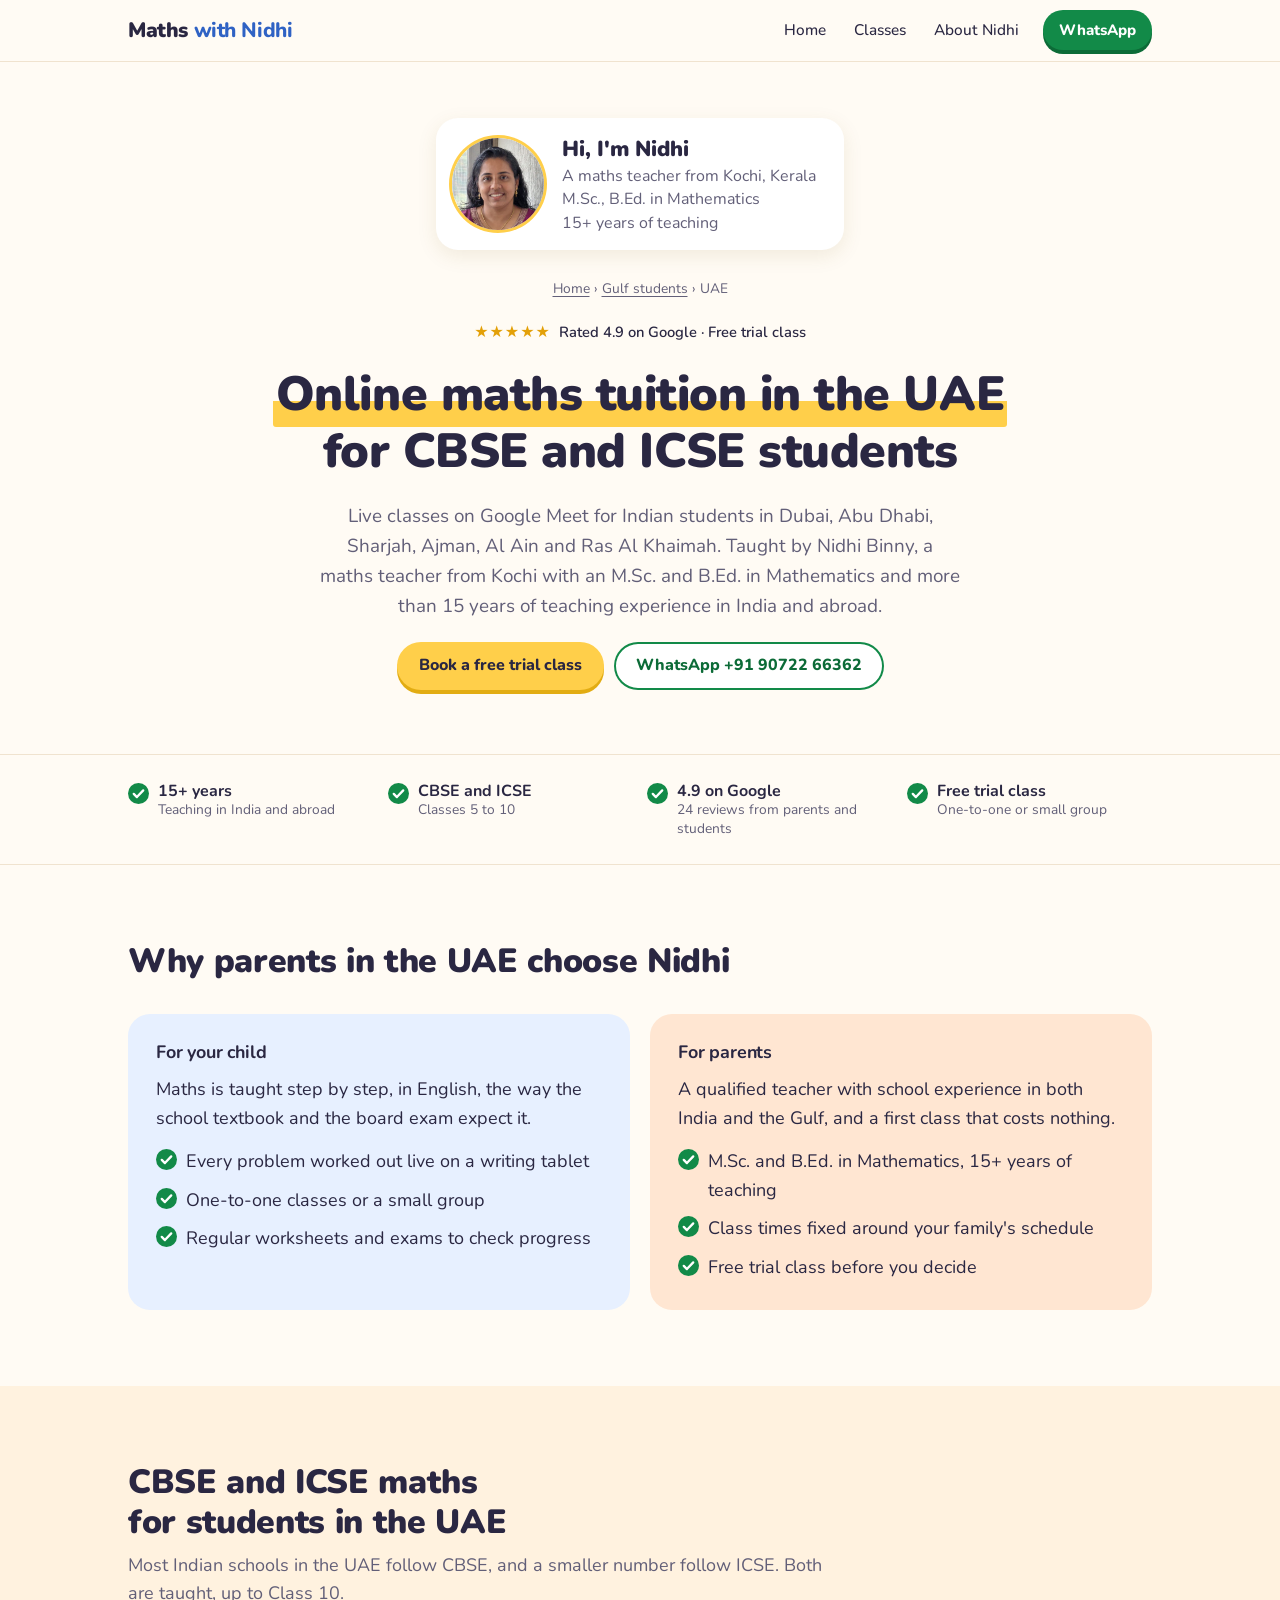
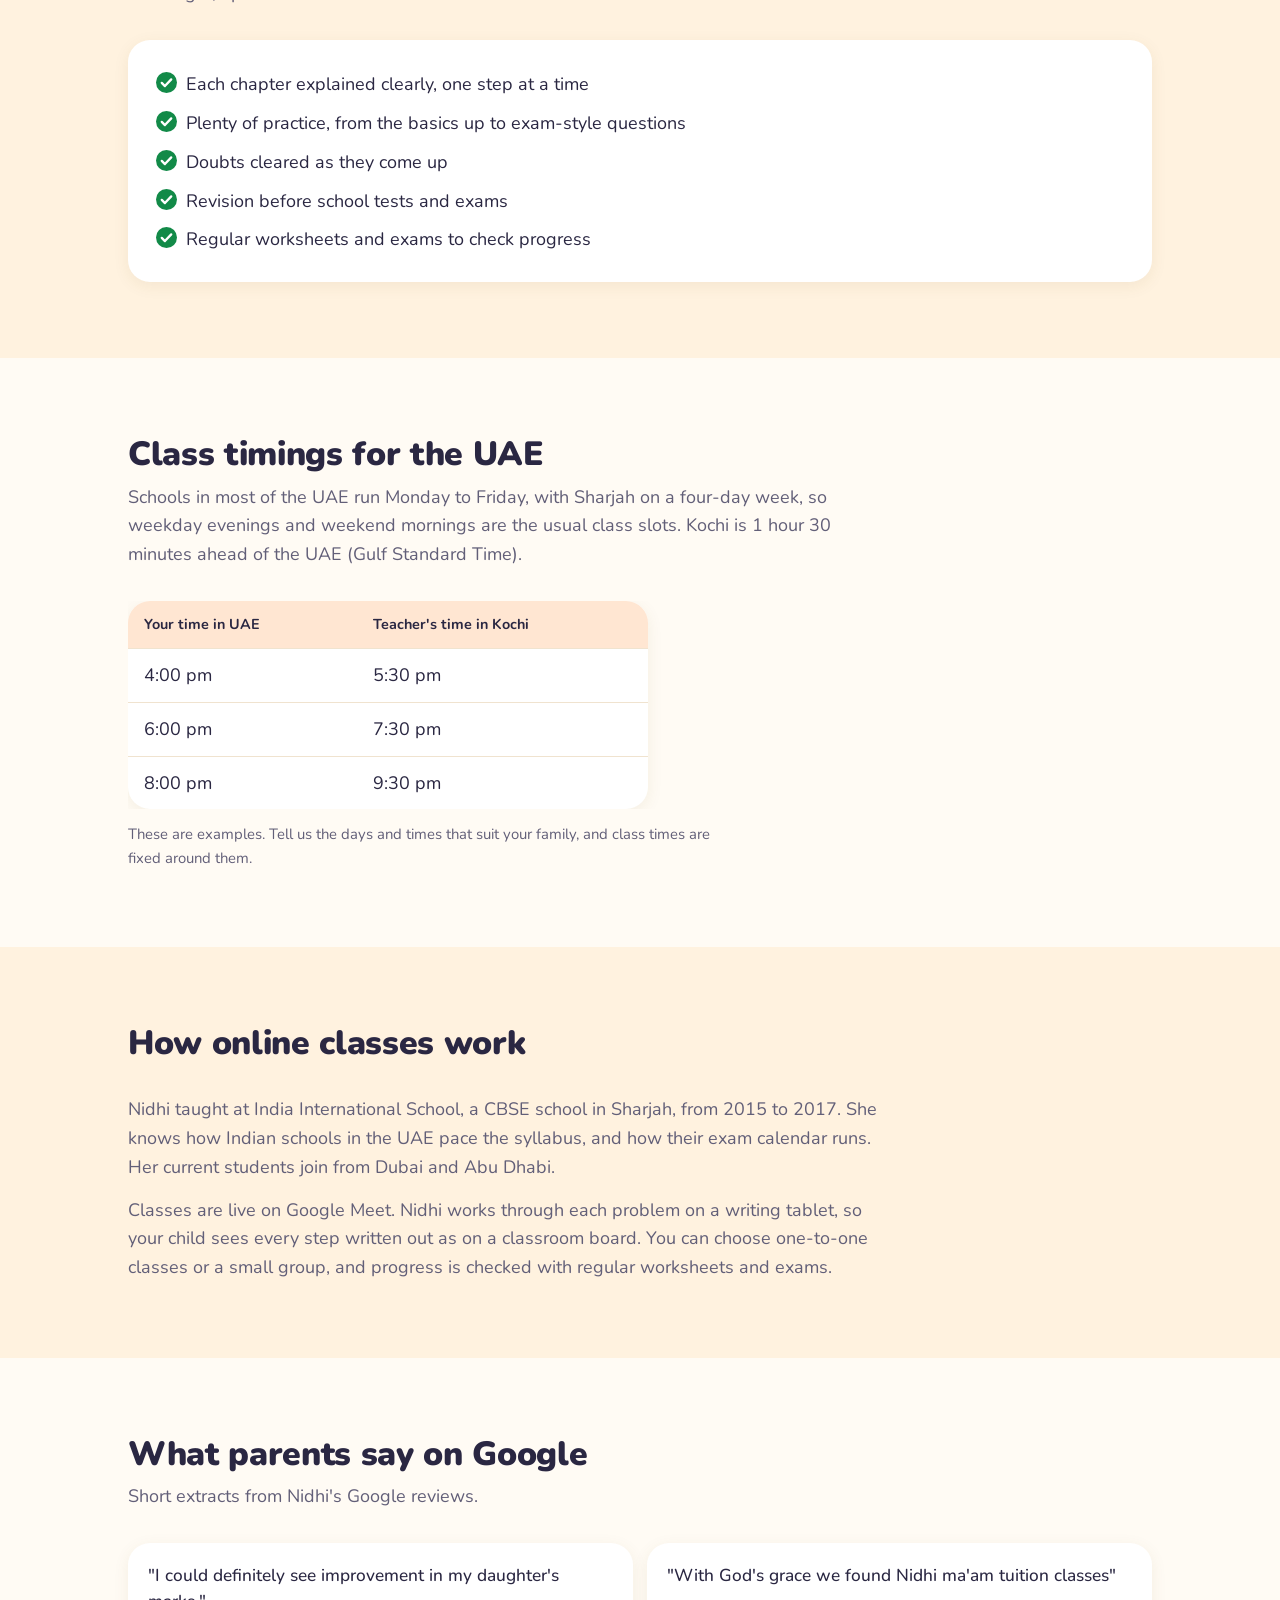
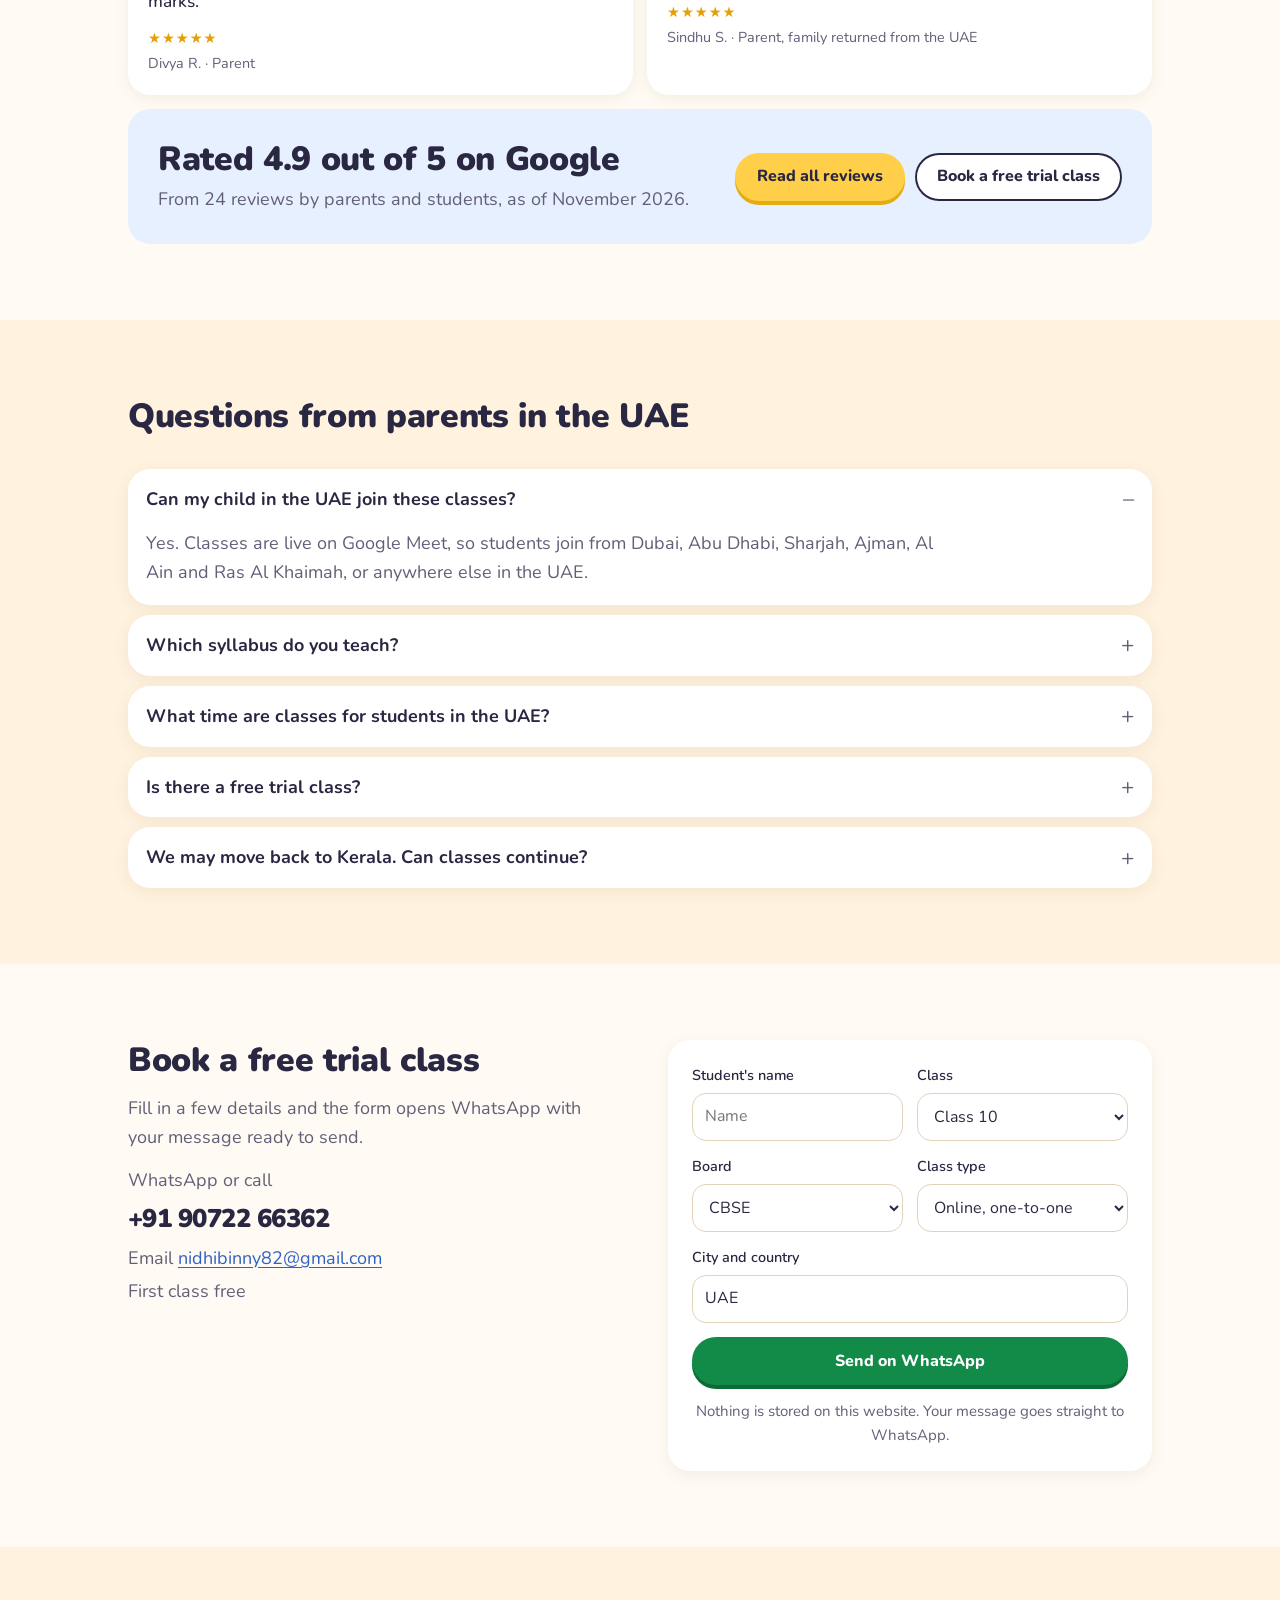
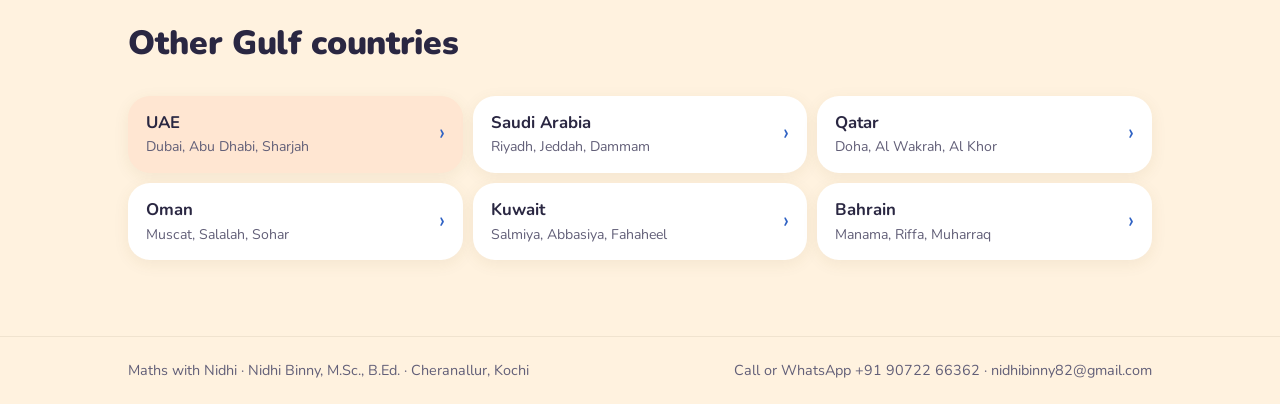
<file: online-maths-tuition-uae.html>
<!DOCTYPE html>
<html lang="en">
<head>
<meta charset="utf-8">
<meta name="viewport" content="width=device-width, initial-scale=1">
<meta name="theme-color" content="#fffbf4">
<title>Online Maths Tuition in UAE | CBSE &amp; ICSE, Classes 5 to 10 | Maths with Nidhi</title>
<meta name="description" content="Live online maths tuition for Indian students in the UAE. CBSE and ICSE, Classes 5 to 10, taught by Nidhi Binny, M.Sc., B.Ed. Free trial class.">
<meta property="og:type" content="website">
<meta property="og:title" content="Online Maths Tuition in UAE | CBSE &amp; ICSE, Classes 5 to 10 | Maths with Nidhi">
<meta property="og:site_name" content="Maths with Nidhi">
<meta property="og:description" content="CBSE and ICSE maths, Classes 5 to 10. Free trial class.">
<meta property="og:image" content="img/nidhi-binny-maths-tutor.jpg">
<link rel="preconnect" href="https://fonts.googleapis.com">
<link rel="preconnect" href="https://fonts.gstatic.com" crossorigin>
<link href="https://fonts.googleapis.com/css2?family=Nunito:wght@400;600;700;800;900&display=swap" rel="stylesheet">
<script type="application/ld+json">
{
 "@context": "https://schema.org",
 "@graph": [
  {
   "@type": "Service",
   "name": "Online maths tuition in UAE for CBSE and ICSE students",
   "serviceType": "Online maths tuition",
   "areaServed": {
    "@type": "Country",
    "name": "United Arab Emirates"
   },
   "availableLanguage": [
    "en"
   ],
   "provider": {
    "@type": "LocalBusiness",
    "name": "Maths with Nidhi",
    "alternateName": "Math Vision Tuition Class",
    "telephone": "+91 90722 66362",
    "address": {
     "@type": "PostalAddress",
     "streetAddress": "National Signature, Cheranallur",
     "addressLocality": "Ernakulam",
     "addressRegion": "Kerala",
     "postalCode": "682034",
     "addressCountry": "IN"
    }
   }
  },
  {
   "@type": "FAQPage",
   "mainEntity": [
    {
     "@type": "Question",
     "name": "Can my child in the UAE join these classes?",
     "acceptedAnswer": {
      "@type": "Answer",
      "text": "Yes. Classes are live on Google Meet, so students join from Dubai, Abu Dhabi, Sharjah, Ajman, Al Ain and Ras Al Khaimah, or anywhere else in the UAE."
     }
    },
    {
     "@type": "Question",
     "name": "Which syllabus do you teach?",
     "acceptedAnswer": {
      "@type": "Answer",
      "text": "Mathematics for CBSE and ICSE, from Class 5 to Class 10."
     }
    },
    {
     "@type": "Question",
     "name": "What time are classes for students in the UAE?",
     "acceptedAnswer": {
      "@type": "Answer",
      "text": "Class times are fixed to suit your family. Kochi is 1 hour 30 minutes ahead of the UAE, so a 6:00 pm class for you is 7:30 pm for the teacher."
     }
    },
    {
     "@type": "Question",
     "name": "Is there a free trial class?",
     "acceptedAnswer": {
      "@type": "Answer",
      "text": "Yes. The first class is a free trial."
     }
    },
    {
     "@type": "Question",
     "name": "We may move back to Kerala. Can classes continue?",
     "acceptedAnswer": {
      "@type": "Answer",
      "text": "Yes. Online classes carry on unchanged, and if you settle in Kochi your child can also attend in person at Cheranallur."
     }
    }
   ]
  }
 ]
}
</script>
<link rel="icon" href="favicon.svg" type="image/svg+xml">
<link rel="stylesheet" href="css/site.css?v=6">
</head>
<body>

<header class="top">
  <div class="wrap">
    <a class="brand" href="index.html" aria-label="Maths with Nidhi home">
      <span class="brand-name">Maths <i>with Nidhi</i></span>
    </a>
    <nav class="nav" aria-label="Main">
      <a class="link" href="index.html">Home</a>
      <a class="link" href="index.html#classes">Classes</a>
      <a class="link" href="index.html#about">About Nidhi</a>
      <a class="btn small" href="https://wa.me/919072266362?text=Hi%2C%20I%27d%20like%20to%20book%20a%20free%20trial%20maths%20class.%20We%20live%20in%20UAE." rel="noopener">WhatsApp</a>
    </nav>
  </div>
</header>

<main id="top">
  <div class="hero">
    <div class="wrap">
      <div class="hero-copy">
        <p class="crumbs"><a href="index.html">Home</a> › <a href="index.html#gulf">Gulf students</a> › UAE</p>
        <p class="eyebrow">Rated 4.9 on Google · Free trial class</p>
        <h1><span class="mark">Online maths tuition in the UAE</span> for CBSE and ICSE students</h1>
        <p class="lead">Live classes on Google Meet for Indian students in Dubai, Abu Dhabi, Sharjah, Ajman, Al Ain and Ras Al Khaimah. Taught by Nidhi Binny, a maths teacher from Kochi with an M.Sc. and B.Ed. in Mathematics and more than 15 years of teaching experience in India and abroad.</p>
        <div class="cta-row">
          <a class="btn" href="#contact">Book a free trial class</a>
          <a class="btn ghost" href="https://wa.me/919072266362?text=Hi%2C%20I%27d%20like%20to%20book%20a%20free%20trial%20maths%20class.%20We%20live%20in%20UAE." rel="noopener">WhatsApp +91 90722 66362</a>
        </div>
      </div>
      <figure class="teacher"><img class="photo-img" src="img/nidhi-binny-maths-tutor.jpg" alt="Nidhi Binny, online maths tutor for students in UAE" width="640" height="800"><figcaption><b>Hi, I'm Nidhi</b><span>A maths teacher from Kochi, Kerala</span><span>M.Sc., B.Ed. in Mathematics</span><span>15+ years of teaching</span></figcaption></figure>
    </div>
  </div>


  <div class="facts">
    <div class="wrap">
      <ul>
        <li><strong>15+ years</strong><span>Teaching in India and abroad</span></li>
        <li><strong>CBSE and ICSE</strong><span>Classes 5 to 10</span></li>
        <li><strong>4.9 on Google</strong><span>24 reviews from parents and students</span></li>
        <li><strong>Free trial class</strong><span>One-to-one or small group</span></li>
      </ul>
    </div>
  </div>

  <section>
    <div class="wrap">
      <div class="sec-head">
        <h2>Why parents in the UAE choose Nidhi</h2>
      </div>
      <div class="two">
        <div class="panel kochi">
          <h3>For your child</h3>
          <p>Maths is taught step by step, in English, the way the school textbook and the board exam expect it.</p>
          <ul>
            <li>Every problem worked out live on a writing tablet</li>
            <li>One-to-one classes or a small group</li>
            <li>Regular worksheets and exams to check progress</li>
          </ul>
        </div>
        <div class="panel abroad">
          <h3>For parents</h3>
          <p>A qualified teacher with school experience in both India and the Gulf, and a first class that costs nothing.</p>
          <ul>
            <li>M.Sc. and B.Ed. in Mathematics, 15+ years of teaching</li>
            <li>Class times fixed around your family's schedule</li>
            <li>Free trial class before you decide</li>
          </ul>
        </div>
      </div>
    </div>
  </section>

  <section class="plain">
    <div class="wrap">
      <div class="sec-head">
        <h2>CBSE and ICSE maths for students in the UAE</h2>
        <p>Most Indian schools in the UAE follow CBSE, and a smaller number follow ICSE. Both are taught, up to Class 10.</p>
      </div>
      <div class="panel">
        <ul>
          <li>Each chapter explained clearly, one step at a time</li>
          <li>Plenty of practice, from the basics up to exam-style questions</li>
          <li>Doubts cleared as they come up</li>
          <li>Revision before school tests and exams</li>
          <li>Regular worksheets and exams to check progress</li>
        </ul>
      </div>
    </div>
  </section>

  <section>
    <div class="wrap">
      <div class="sec-head">
        <h2>Class timings for the UAE</h2>
        <p>Schools in most of the UAE run Monday to Friday, with Sharjah on a four-day week, so weekday evenings and weekend mornings are the usual class slots. Kochi is 1 hour 30 minutes ahead of the UAE (Gulf Standard Time).</p>
      </div>
      <div class="times-wrap">
        <table class="times">
          <thead><tr><th>Your time in UAE</th><th>Teacher's time in Kochi</th></tr></thead>
          <tbody><tr><td>4:00 pm</td><td>5:30 pm</td></tr><tr><td>6:00 pm</td><td>7:30 pm</td></tr><tr><td>8:00 pm</td><td>9:30 pm</td></tr></tbody>
        </table>
      </div>
      <p class="note">These are examples. Tell us the days and times that suit your family, and class times are fixed around them.</p>
    </div>
  </section>

  <section class="plain">
    <div class="wrap">
      <div class="sec-head"><h2>How online classes work</h2></div>
      <div class="prose">
        <p>Nidhi taught at India International School, a CBSE school in Sharjah, from 2015 to 2017. She knows how Indian schools in the UAE pace the syllabus, and how their exam calendar runs. Her current students join from Dubai and Abu Dhabi.</p>
        <p>Classes are live on Google Meet. Nidhi works through each problem on a writing tablet, so your child sees every step written out as on a classroom board. You can choose one-to-one classes or a small group, and progress is checked with regular worksheets and exams.</p>
      </div>
    </div>
  </section>

  <section class="reviews">
    <div class="wrap">
      <div class="sec-head">
        <h2>What parents say on Google</h2>
        <p>Short extracts from Nidhi's Google reviews.</p>
      </div>
      <div class="quotes">
        <figure class="quote"><blockquote>"I could definitely see improvement in my daughter's marks."</blockquote><figcaption>Divya R. · Parent</figcaption></figure>
        <figure class="quote"><blockquote>"With God's grace we found Nidhi ma'am tuition classes"</blockquote><figcaption>Sindhu S. · Parent, family returned from the UAE</figcaption></figure>
      </div>
      <div class="box">
        <div>
          <h2>Rated 4.9 out of 5 on Google</h2>
          <p>From 24 reviews by parents and students, as of November 2026.</p>
        </div>
        <div class="cta-row">
          <a class="btn" href="https://www.google.com/search?q=math+vision#lrd=0x3b080d9edfd63d77:0x7103dc4fd0247eb7,1,,,," rel="noopener">Read all reviews</a>
          <a class="btn ghost light" href="#contact">Book a free trial class</a>
        </div>
      </div>
    </div>
  </section>

  <section class="faq" id="faq">
    <div class="wrap">
      <div class="sec-head"><h2>Questions from parents in the UAE</h2></div>
      <details open>
        <summary>Can my child in the UAE join these classes?</summary>
        <p>Yes. Classes are live on Google Meet, so students join from Dubai, Abu Dhabi, Sharjah, Ajman, Al Ain and Ras Al Khaimah, or anywhere else in the UAE.</p>
      </details>
      <details>
        <summary>Which syllabus do you teach?</summary>
        <p>Mathematics for CBSE and ICSE, from Class 5 to Class 10.</p>
      </details>
      <details>
        <summary>What time are classes for students in the UAE?</summary>
        <p>Class times are fixed to suit your family. Kochi is 1 hour 30 minutes ahead of the UAE, so a 6:00 pm class for you is 7:30 pm for the teacher.</p>
      </details>
      <details>
        <summary>Is there a free trial class?</summary>
        <p>Yes. The first class is a free trial.</p>
      </details>
      <details>
        <summary>We may move back to Kerala. Can classes continue?</summary>
        <p>Yes. Online classes carry on unchanged, and if you settle in Kochi your child can also attend in person at Cheranallur.</p>
      </details>
    </div>
  </section>

  <section class="contact" id="contact">
    <div class="wrap">
      <div class="contact-copy">
        <h2>Book a free trial class</h2>
        <p>Fill in a few details and the form opens WhatsApp with your message ready to send.</p>
        <div class="lines">
          <span>WhatsApp or call</span>
          <b><a href="tel:+919072266362">+91 90722 66362</a></b>
          <span>Email <a href="mailto:nidhibinny82@gmail.com">nidhibinny82@gmail.com</a></span>
          <span>First class free</span>
        </div>
      </div>
      <form id="enquiry">
        <label>Student's name<input id="f-name" type="text" autocomplete="off" placeholder="Name"></label>
        <label>Class
          <select id="f-class">
            <option selected>Class 10</option><option>Class 9</option><option>Class 8</option><option>Class 7</option><option>Class 6</option><option>Class 5</option>
          </select>
        </label>
        <label>Board
          <select id="f-board"><option>CBSE</option><option>ICSE</option></select>
        </label>
        <label>Class type
          <select id="f-mode"><option>Online, one-to-one</option><option>Online, small group</option></select>
        </label>
        <label class="full">City and country<input id="f-place" type="text" autocomplete="off" value="UAE"></label>
        <a class="btn full" id="f-send" href="https://wa.me/919072266362" rel="noopener">Send on WhatsApp</a>
        <small class="full">Nothing is stored on this website. Your message goes straight to WhatsApp.</small>
      </form>
    </div>
  </section>

  <section>
    <div class="wrap">
      <div class="sec-head"><h2>Other Gulf countries</h2></div>
      <div class="countries">
        <a href="online-maths-tuition-uae.html" aria-current="page"><b>UAE</b><span>Dubai, Abu Dhabi, Sharjah</span></a>
        <a href="online-maths-tuition-saudi-arabia.html"><b>Saudi Arabia</b><span>Riyadh, Jeddah, Dammam</span></a>
        <a href="online-maths-tuition-qatar.html"><b>Qatar</b><span>Doha, Al Wakrah, Al Khor</span></a>
        <a href="online-maths-tuition-oman.html"><b>Oman</b><span>Muscat, Salalah, Sohar</span></a>
        <a href="online-maths-tuition-kuwait.html"><b>Kuwait</b><span>Salmiya, Abbasiya, Fahaheel</span></a>
        <a href="online-maths-tuition-bahrain.html"><b>Bahrain</b><span>Manama, Riffa, Muharraq</span></a>
      </div>
    </div>
  </section>
</main>

<div class="actionbar">
  <a class="btn call" href="tel:+919072266362">Call</a>
  <a class="btn" href="https://wa.me/919072266362?text=Hi%2C%20I%27d%20like%20to%20book%20a%20free%20trial%20maths%20class." rel="noopener">WhatsApp free trial</a>
</div>

<footer>
  <div class="wrap">
    <span>Maths with Nidhi · Nidhi Binny, M.Sc., B.Ed. · Cheranallur, Kochi</span>
    <span>Call or WhatsApp +91 90722 66362 · nidhibinny82@gmail.com</span>
  </div>
</footer>

<script>
(function () {
  var ids = ["f-name", "f-class", "f-board", "f-mode", "f-place"];
  var send = document.getElementById("f-send");
  function val(id) { return document.getElementById(id).value.trim(); }
  function build() {
    var lines = ["Hi, I'd like to book a free trial maths class with Nidhi teacher."];
    if (val("f-name")) lines.push("Student: " + val("f-name"));
    lines.push("Class: " + val("f-class") + " (" + val("f-board") + ")");
    lines.push("Class type: " + val("f-mode"));
    if (val("f-place")) lines.push("Location: " + val("f-place"));
    send.href = "https://wa.me/919072266362?text=" + encodeURIComponent(lines.join("\n"));
  }
  ids.forEach(function (id) {
    var el = document.getElementById(id);
    el.addEventListener("input", build);
    el.addEventListener("change", build);
  });
  document.getElementById("enquiry").addEventListener("submit", function (e) { e.preventDefault(); });
  build();
})();
</script>
</body>
</html>
</file>
<file: css/site.css>
:root {
  /* Layout idea: a friendly tutor's page. Warm paper background, rounded lettering, soft pastel cards,
     a sunny yellow for the main action and green only for WhatsApp. Phone first, one column. */
  --bg: #fffbf4;
  --soft: #fff2df;
  --ink: #2a2742;
  --ink-soft: #625f78;
  --rule: #f0e3cf;
  --blue: #2f62c4;
  --blue-deep: #244f9f;
  --blue-soft: #e7f0ff;
  --sun: #ffcf4a;
  --sun-deep: #e2ac12;
  --mint: #e2f5e8;
  --peach: #ffe6d2;
  --green: #128a48;
  --green-deep: #0c6b37;
  --gold: #e3a008;
  --r: 22px;
  --font: "Nunito", "Trebuchet MS", system-ui, -apple-system, "Segoe UI", sans-serif;
  color-scheme: light;
}
* { box-sizing: border-box; }
html { scroll-behavior: smooth; -webkit-text-size-adjust: 100%; }
body { margin: 0; background: var(--bg); color: var(--ink); font-family: var(--font); font-size: 17px; line-height: 1.6; -webkit-font-smoothing: antialiased; }
img, svg { max-width: 100%; }
a { color: var(--blue); text-underline-offset: 3px; }
a:focus-visible, button:focus-visible, input:focus-visible, select:focus-visible, summary:focus-visible { outline: 3px solid var(--blue); outline-offset: 2px; }
h1, h2, h3 { font-family: var(--font); line-height: 1.2; text-wrap: balance; margin: 0; letter-spacing: -0.01em; }
h1 { font-size: 1.95rem; font-weight: 800; }
h2 { font-size: 1.55rem; font-weight: 800; }
h3 { font-size: 1.12rem; font-weight: 700; letter-spacing: -0.01em; }
p { margin: 0; }
.wrap { max-width: 1080px; margin: 0 auto; padding: 0 20px; }
.mark { color: var(--blue); }

/* Header */
.top { position: sticky; top: 0; z-index: 5; background: var(--bg); border-bottom: 1px solid var(--rule); }
.top .wrap { display: flex; align-items: center; justify-content: space-between; gap: 12px; padding-top: 10px; padding-bottom: 10px; }
.brand { text-decoration: none; color: var(--ink); font-weight: 800; font-size: 1.15rem; letter-spacing: -0.02em; }
.brand-name { white-space: nowrap; }
.brand-name i { font-style: normal; font-weight: 500; color: var(--ink-soft); }
.nav { display: flex; align-items: center; gap: 4px; }
.nav a.link { display: none; color: var(--ink); text-decoration: none; font-weight: 500; font-size: 0.96rem; padding: 8px 12px; border-radius: 8px; }
.nav a.link:hover { background: var(--soft); }

/* Buttons: 48px tall for thumbs */
.btn {
  display: inline-flex; align-items: center; justify-content: center; gap: 8px; min-height: 48px;
  background: var(--blue); color: #fff !important; text-decoration: none; font-weight: 700; font-size: 1rem; line-height: 1.2;
  padding: 12px 22px; border-radius: 12px; border: 0; font-family: var(--font); cursor: pointer;
}
.btn:hover { background: var(--blue-deep); }
.btn.small { min-height: 40px; padding: 8px 16px; font-size: 0.94rem; border-radius: 10px; }
.btn.ghost, .btn.ghost.light { background: var(--bg); color: var(--ink) !important; box-shadow: inset 0 0 0 1.5px var(--rule); }
.btn.ghost:hover, .btn.ghost.light:hover { background: var(--soft); }
.btn[href*="wa.me"] { background: var(--green); }
.btn[href*="wa.me"]:hover { background: var(--green-deep); }
.btn.ghost[href*="wa.me"] { background: var(--bg); color: var(--green) !important; box-shadow: inset 0 0 0 1.5px var(--green); }
.btn.ghost[href*="wa.me"]:hover { background: #eef8f1; }

/* Hero */
.hero { background: var(--bg); }
.hero .wrap { display: flex; flex-direction: column; gap: 20px; padding-top: 22px; padding-bottom: 32px; }
.hero-copy { display: flex; flex-direction: column; gap: 16px; }
.crumbs { font-size: 0.86rem; color: var(--ink-soft); }
.crumbs a { color: var(--ink-soft); }
.eyebrow { display: flex; align-items: center; flex-wrap: wrap; gap: 8px; font-weight: 600; font-size: 0.92rem; color: var(--ink); }
.eyebrow::before { content: "★★★★★"; color: var(--gold); letter-spacing: 1px; font-size: 1rem; }
.lead { font-size: 1.06rem; color: var(--ink-soft); max-width: 34em; }
.cta-row { display: flex; flex-direction: column; gap: 10px; }
.cta-row .btn { width: 100%; }

/* Teacher card: compact row on phones, portrait on wide screens */
.teacher { margin: 0; order: -1; display: flex; align-items: center; gap: 14px; padding: 12px; background: var(--soft); border-radius: var(--r); }
.teacher .photo-img { width: 68px; height: 68px; aspect-ratio: 1; border-radius: 50%; object-fit: cover; object-position: 50% 22%; flex: none; }
.teacher figcaption { display: flex; flex-direction: column; gap: 1px; font-size: 0.92rem; color: var(--ink-soft); line-height: 1.4; }
.teacher figcaption b { font-size: 1.05rem; color: var(--ink); }
.photo-img { display: block; }

/* Facts: proof points */
.facts { background: var(--bg); border-top: 1px solid var(--rule); border-bottom: 1px solid var(--rule); }
.facts ul { list-style: none; margin: 0; padding: 18px 0; display: grid; grid-template-columns: 1fr 1fr; gap: 16px 14px; }
.facts li { position: relative; padding-left: 30px; display: flex; flex-direction: column; }
.facts li::before, .panel li::before {
  content: ""; position: absolute; left: 0; top: 2px; width: 21px; height: 21px; border-radius: 50%;
  background: var(--blue) url("data:image/svg+xml,%3Csvg xmlns='http://www.w3.org/2000/svg' viewBox='0 0 20 20'%3E%3Cpath d='M5.5 10.4l3 3 6-6.4' fill='none' stroke='%23fff' stroke-width='2.2' stroke-linecap='round' stroke-linejoin='round'/%3E%3C/svg%3E") center / 100% no-repeat;
}
.facts strong { font-size: 1rem; font-weight: 700; line-height: 1.3; }
.facts span { font-size: 0.86rem; color: var(--ink-soft); line-height: 1.35; }

section { padding: 44px 0; }
section:nth-of-type(even) { background: var(--soft); }
.sec-head { display: flex; flex-direction: column; gap: 8px; margin-bottom: 22px; max-width: 40em; }
.sec-head p { color: var(--ink-soft); }

/* Cards */
.two { display: grid; grid-template-columns: 1fr; gap: 14px; }
.panel { background: var(--bg); border: 1px solid var(--rule); border-radius: var(--r); padding: 22px; display: flex; flex-direction: column; gap: 12px; }
.panel p { color: var(--ink-soft); }
.panel ul { list-style: none; margin: 2px 0 0; padding: 0; display: flex; flex-direction: column; gap: 10px; }
.panel li { position: relative; padding-left: 30px; }

/* Boards */
.board { display: flex; flex-direction: column; gap: 8px; padding: 22px 0; border-top: 1px solid var(--rule); }
.board .tag { font-size: 1.15rem; font-weight: 800; letter-spacing: -0.01em; }
.board p { color: var(--ink-soft); margin-bottom: 8px; }
.chips { display: flex; flex-wrap: wrap; gap: 6px; list-style: none; margin: 0; padding: 0; }
.chips li { background: var(--bg); border: 1px solid var(--rule); border-radius: 999px; padding: 4px 12px; font-size: 0.88rem; }

/* Steps */
.steps { list-style: none; margin: 0; padding: 0; display: grid; grid-template-columns: 1fr; gap: 14px; counter-reset: s; }
.steps li { counter-increment: s; position: relative; background: var(--bg); border: 1px solid var(--rule); border-radius: var(--r); padding: 20px 20px 20px 68px; display: flex; flex-direction: column; gap: 4px; }
.steps li::before { content: counter(s); position: absolute; left: 18px; top: 18px; width: 36px; height: 36px; border-radius: 50%; background: var(--blue-soft); color: var(--blue); font-weight: 800; display: grid; place-items: center; }
.steps p { color: var(--ink-soft); }

/* About */
.about .wrap { display: block; }
.about-copy { display: flex; flex-direction: column; gap: 16px; }
.about-copy > p { max-width: 40em; color: var(--ink-soft); }
blockquote { margin: 0; display: flex; flex-direction: column; gap: 10px; max-width: 36em; font-size: 1.1rem; line-height: 1.5; font-weight: 500; }
.about blockquote { padding: 4px 0 4px 18px; border-left: 4px solid var(--blue); }
.cv { display: grid; grid-template-columns: 1fr; gap: 24px; margin-top: 6px; }
.cv h3 { margin-bottom: 10px; font-size: 0.8rem; text-transform: uppercase; letter-spacing: 0.08em; color: var(--ink-soft); }
.cv dl { margin: 0; display: flex; flex-direction: column; gap: 12px; }
.cv dt { font-weight: 700; }
.cv dd { margin: 0; color: var(--ink-soft); font-size: 0.95rem; }

/* Reviews */
.quotes { display: grid; grid-template-columns: 1fr; gap: 14px; margin-bottom: 14px; }
.quote { margin: 0; background: var(--bg); border: 1px solid var(--rule); border-radius: var(--r); padding: 20px; display: flex; flex-direction: column; gap: 12px; }
.quote blockquote { font-size: 1.08rem; }
.quote figcaption { color: var(--ink-soft); font-size: 0.9rem; display: flex; flex-direction: column; gap: 2px; }
.quote figcaption::before { content: "★★★★★"; color: var(--gold); letter-spacing: 1px; }
.reviews .box { background: var(--blue-soft); border-radius: var(--r); padding: 22px; display: flex; flex-direction: column; gap: 16px; }
.reviews .box p { color: var(--ink-soft); margin-top: 6px; }

/* Gulf country links */
.countries { display: grid; grid-template-columns: 1fr; gap: 10px; }
.countries a { position: relative; background: var(--bg); border: 1px solid var(--rule); border-radius: var(--r); padding: 14px 44px 14px 18px; min-height: 56px; text-decoration: none; color: var(--ink); display: flex; flex-direction: column; justify-content: center; }
.countries a::after { content: "›"; position: absolute; right: 18px; top: 50%; transform: translateY(-54%); font-size: 1.5rem; color: var(--ink-soft); }
.countries a:hover { border-color: var(--blue); }
.countries b { font-size: 1.05rem; }
.countries span { color: var(--ink-soft); font-size: 0.88rem; }
.countries a[aria-current="page"] { background: var(--blue-soft); border-color: var(--blue-soft); }

/* Country pages */
.times-wrap { overflow-x: auto; }
table.times { border-collapse: separate; border-spacing: 0; width: 100%; max-width: 520px; background: var(--bg); font-variant-numeric: tabular-nums; border: 1px solid var(--rule); border-radius: var(--r); overflow: hidden; }
table.times th, table.times td { text-align: left; padding: 12px 16px; border-bottom: 1px solid var(--rule); }
table.times tr:last-child td { border-bottom: 0; }
table.times th { background: var(--soft); font-weight: 700; font-size: 0.9rem; }
.note { color: var(--ink-soft); font-size: 0.93rem; margin-top: 14px; max-width: 40em; }
.prose { display: flex; flex-direction: column; gap: 14px; max-width: 42em; }
.prose p { color: var(--ink-soft); }

/* FAQ */
.faq details { background: var(--bg); border: 1px solid var(--rule); border-radius: var(--r); padding: 0 18px; }
.faq details + details { margin-top: 10px; }
.faq summary { cursor: pointer; font-weight: 700; padding: 16px 30px 16px 0; min-height: 52px; list-style: none; position: relative; }
.faq summary::-webkit-details-marker { display: none; }
.faq summary::after { content: "+"; position: absolute; right: 0; top: 50%; transform: translateY(-50%); font-size: 1.4rem; font-weight: 400; color: var(--ink-soft); line-height: 1; }
.faq details[open] summary::after { content: "–"; }
.faq details p { padding-bottom: 18px; color: var(--ink-soft); max-width: 44em; }

/* Contact */
.contact .wrap { display: flex; flex-direction: column; gap: 22px; }
.contact-copy { display: flex; flex-direction: column; gap: 14px; }
.contact-copy > p { color: var(--ink-soft); }
.contact-copy .lines { display: flex; flex-direction: column; gap: 4px; color: var(--ink-soft); }
.contact-copy .lines b { font-size: 1.6rem; font-weight: 800; letter-spacing: -0.02em; color: var(--ink); }
.contact-copy .lines b a { color: inherit; text-decoration: none; }
form { background: var(--bg); border: 1px solid var(--rule); border-radius: var(--r); padding: 18px; display: grid; grid-template-columns: 1fr; gap: 14px; }
form .full { grid-column: 1 / -1; }
label { display: flex; flex-direction: column; gap: 6px; font-weight: 600; font-size: 0.9rem; }
input, select { font: inherit; font-size: 16px; font-weight: 400; min-height: 48px; padding: 10px 12px; border: 1.5px solid #c9d2df; border-radius: 10px; background: #fff; color: var(--ink); width: 100%; }
input:focus, select:focus { border-color: var(--blue); outline: none; }
form small { color: var(--ink-soft); text-align: center; }

/* Phone action bar */
.actionbar { position: fixed; left: 0; right: 0; bottom: 0; z-index: 6; display: grid; grid-template-columns: 1fr 1.6fr; gap: 10px; padding: 10px 14px calc(10px + env(safe-area-inset-bottom)); background: var(--bg); border-top: 1px solid var(--rule); box-shadow: 0 -6px 20px rgba(15, 31, 61, 0.08); }
.actionbar .btn { width: 100%; padding-left: 10px; padding-right: 10px; }
.actionbar .call { background: var(--bg); color: var(--ink) !important; box-shadow: inset 0 0 0 1.5px var(--ink); }

footer { background: var(--soft); border-top: 1px solid var(--rule); color: var(--ink-soft); font-size: 0.9rem; padding-bottom: 84px; }
footer .wrap { display: flex; flex-direction: column; gap: 6px; padding-top: 22px; padding-bottom: 22px; }

/* Friendly theme */
h1, h2, .brand, .board .tag, .contact-copy .lines b { font-weight: 900; }
.mark { color: inherit; background: linear-gradient(transparent 60%, var(--sun) 60%); padding: 0 3px; border-radius: 3px; }
.top { background: var(--bg); border-bottom-color: var(--rule); }
.brand-name i { color: var(--blue); font-weight: 800; }
.btn { background: var(--sun); color: var(--ink) !important; border-radius: 999px; font-weight: 800; box-shadow: 0 4px 0 var(--sun-deep); }
.btn:hover { background: #ffd866; }
.btn:active { transform: translateY(2px); box-shadow: 0 2px 0 var(--sun-deep); }
.btn.small { border-radius: 999px; box-shadow: 0 3px 0 var(--green-deep); }
.btn[href*="wa.me"] { color: #fff !important; box-shadow: 0 4px 0 var(--green-deep); }
.btn.ghost, .btn.ghost.light { background: #fff; box-shadow: inset 0 0 0 2px var(--ink); }
.btn.ghost[href*="wa.me"] { background: #fff; color: var(--green-deep) !important; box-shadow: inset 0 0 0 2px var(--green); }
.teacher { background: #fff; box-shadow: 0 6px 20px rgba(120, 84, 20, 0.10); }
.teacher figcaption b { font-size: 1.15rem; font-weight: 900; }
.facts { background: var(--bg); border-color: var(--rule); }
.facts li::before, .panel li::before { background-color: var(--green); }
.panel, .steps li, .quote, .faq details, form, .countries a, table.times { border: 0; box-shadow: 0 4px 16px rgba(120, 84, 20, 0.08); background: #fff; }
.panel.kochi { background: var(--blue-soft); box-shadow: none; }
.panel.abroad { background: var(--peach); box-shadow: none; }
.panel p, .panel li { color: var(--ink); }
.steps li:nth-child(1)::before { background: var(--blue-soft); color: var(--blue-deep); }
.steps li:nth-child(2)::before { background: var(--peach); color: #a3501a; }
.steps li:nth-child(3)::before { background: var(--mint); color: var(--green-deep); }
.chips { display: block; color: var(--ink); font-size: 0.97rem; line-height: 1.7; }
.chips li { display: inline-block; background: none; border: 0; padding: 0; font-size: inherit; }
.chips li + li::before { content: "  ·  "; color: var(--sun-deep); font-weight: 900; white-space: pre; }
.about blockquote { border-left: 0; background: var(--mint); padding: 22px 24px; border-radius: var(--r); font-weight: 700; }
.reviews .box { background: var(--blue-soft); }
.countries a[aria-current="page"] { background: var(--peach); }
.countries a::after { color: var(--blue); }
table.times th { background: var(--peach); }
input, select { border-color: #e2d3bb; border-radius: 14px; }
.actionbar { background: var(--bg); border-top-color: var(--rule); }
.actionbar .call { background: #fff; box-shadow: inset 0 0 0 2px var(--ink); }
.actionbar .btn[href*="wa.me"] { box-shadow: none; }
footer { background: var(--soft); border-top-color: var(--rule); }
@media (max-width: 859px) { .teacher .photo-img { box-shadow: 0 0 0 3px var(--sun); } }

/* Wider screens */
@media (min-width: 560px) {
  .cta-row { flex-direction: row; flex-wrap: wrap; }
  .cta-row .btn { width: auto; }
  .countries, .quotes { grid-template-columns: 1fr 1fr; }
  form { grid-template-columns: 1fr 1fr; padding: 24px; }
}
@media (min-width: 860px) {
  body { font-size: 18px; }
  h1 { font-size: 3rem; }
  h2 { font-size: 2.1rem; }
  .wrap { padding: 0 28px; }
  .brand { font-size: 1.3rem; }
  .nav a.link { display: inline-block; }
  .nav .btn { margin-left: 8px; }
  .hero .wrap { max-width: 860px; align-items: center; text-align: center; gap: 28px; padding-top: 56px; padding-bottom: 64px; }
  .hero-copy { gap: 20px; align-items: center; }
  .eyebrow, .cta-row { justify-content: center; }
  .lead { font-size: 1.18rem; }
  .teacher { gap: 18px; padding: 16px 28px 16px 16px; text-align: left; }
  .teacher .photo-img { width: 92px; height: 92px; box-shadow: 0 0 0 3px var(--sun); }
  .teacher figcaption { font-size: 1rem; }
  .teacher figcaption b { font-size: 1.35rem; }
  .facts ul { grid-template-columns: repeat(4, 1fr); padding: 26px 0; }
  section { padding: 76px 0; }
  .sec-head { margin-bottom: 32px; }
  .two { grid-template-columns: 1fr 1fr; gap: 20px; }
  .panel { padding: 28px; }
  .board { display: grid; grid-template-columns: 200px 1fr; gap: 28px; padding: 26px 0; }
  .steps { grid-template-columns: repeat(3, 1fr); gap: 20px; }
  .cv { grid-template-columns: 1fr 1fr; }
  .countries { grid-template-columns: repeat(3, 1fr); }
  .reviews .box { flex-direction: row; justify-content: space-between; align-items: center; padding: 30px; }
  .contact .wrap { display: grid; grid-template-columns: 1fr 1fr; gap: 56px; align-items: start; }
  .actionbar { display: none; }
  footer { padding-bottom: 0; }
  footer .wrap { flex-direction: row; justify-content: space-between; }
}
@media (prefers-reduced-motion: reduce) { html { scroll-behavior: auto; } }
</file>
